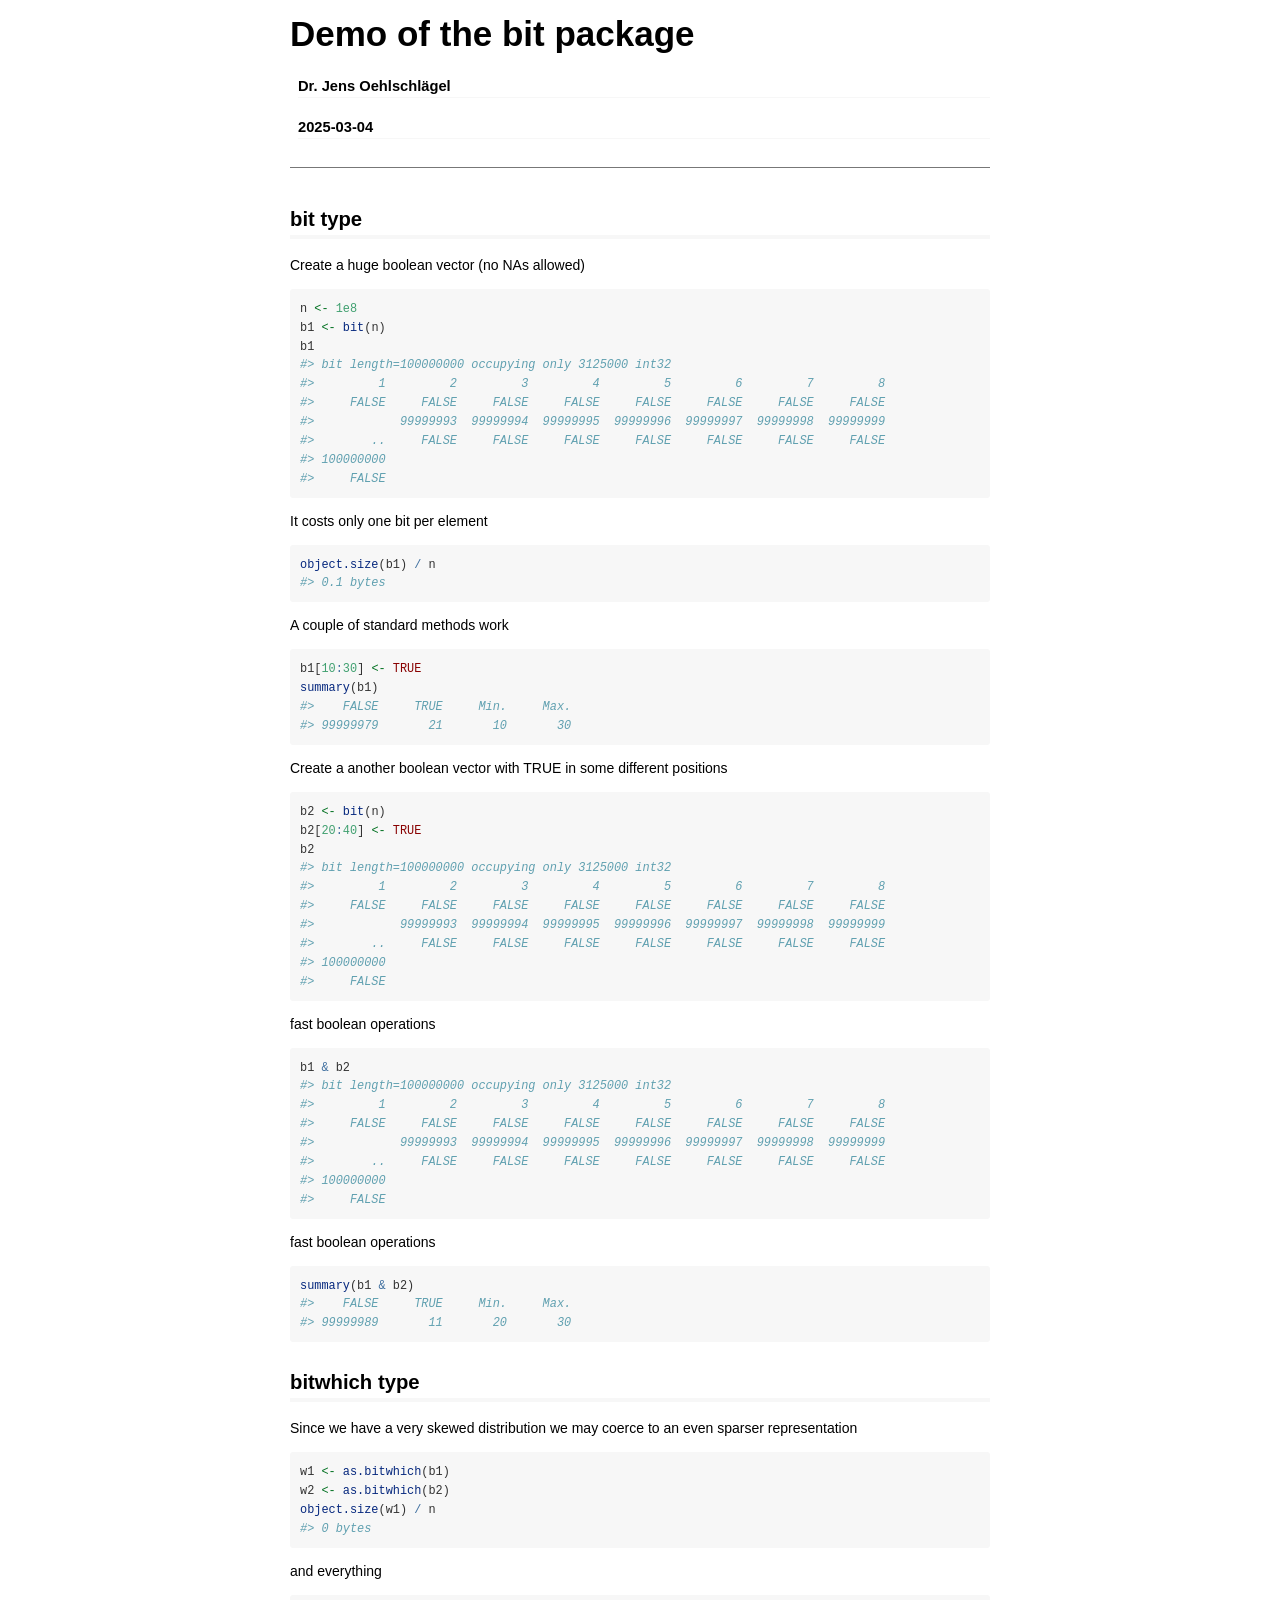
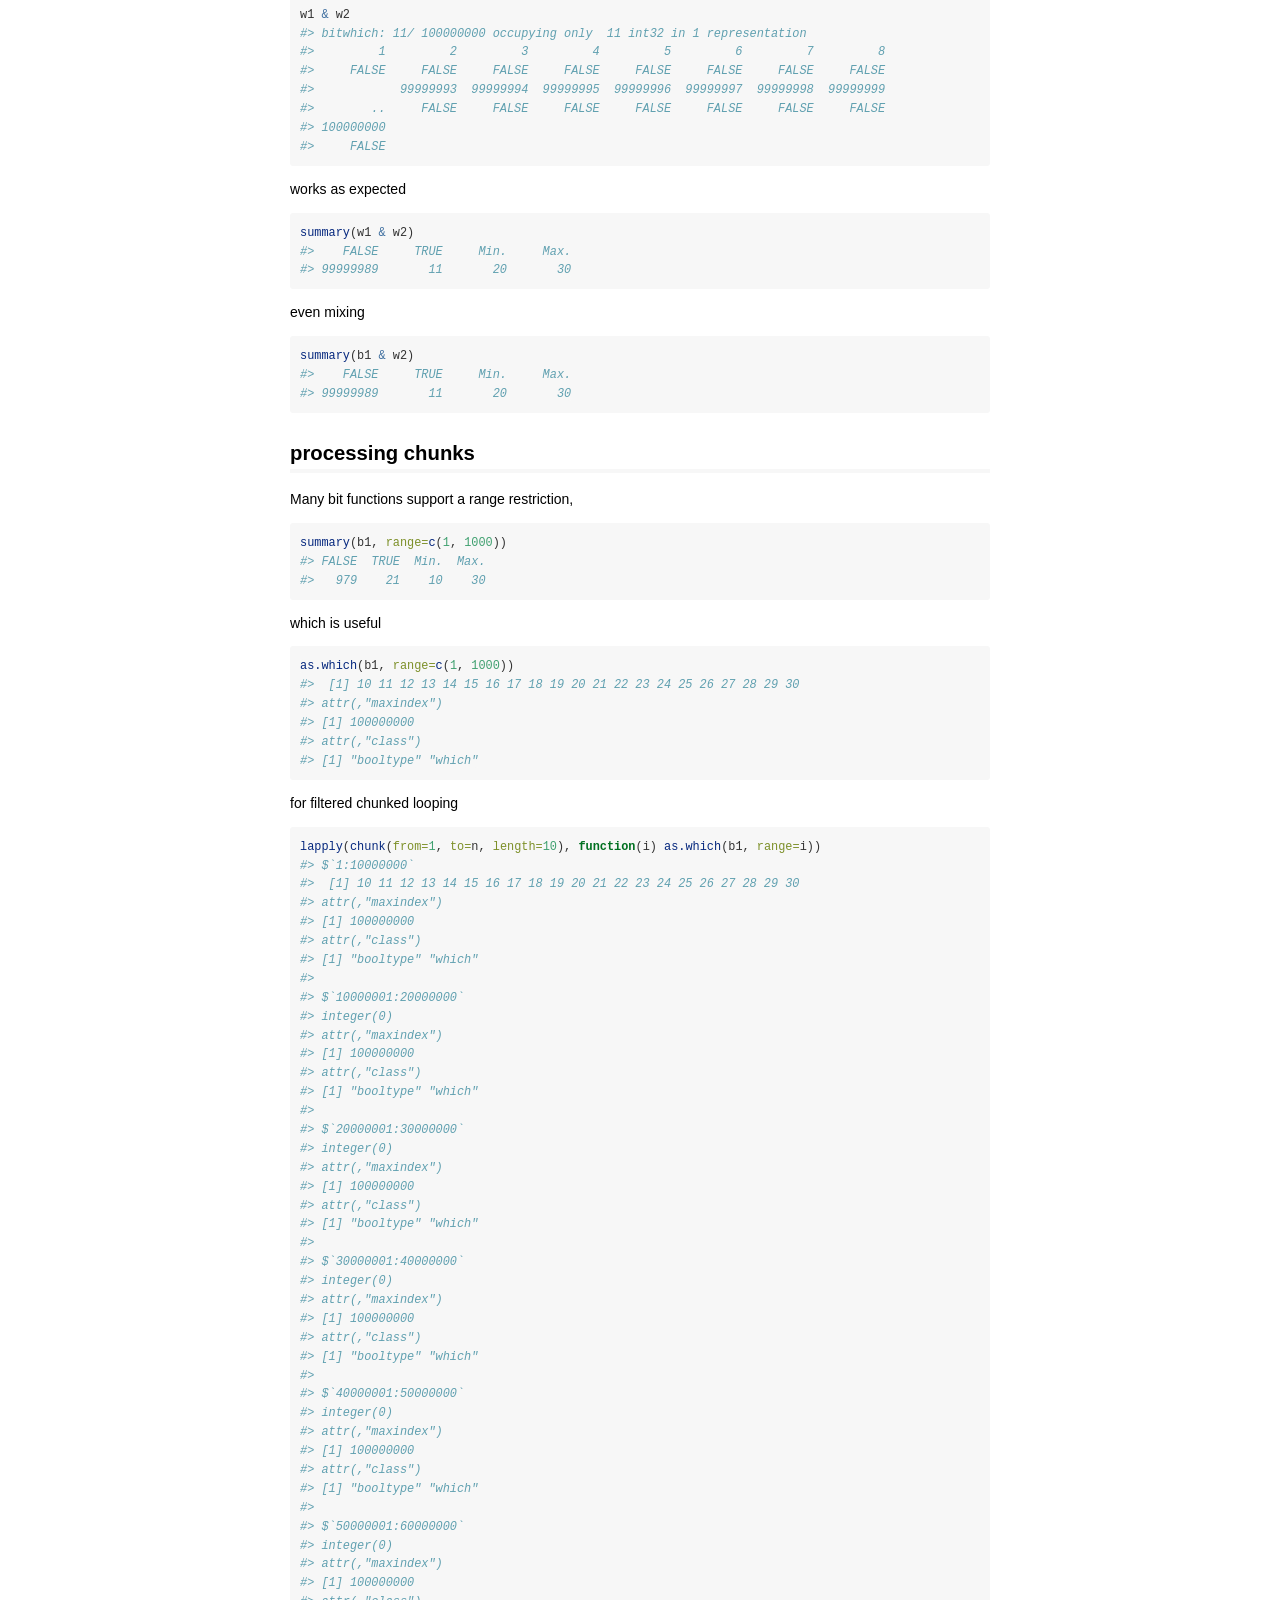
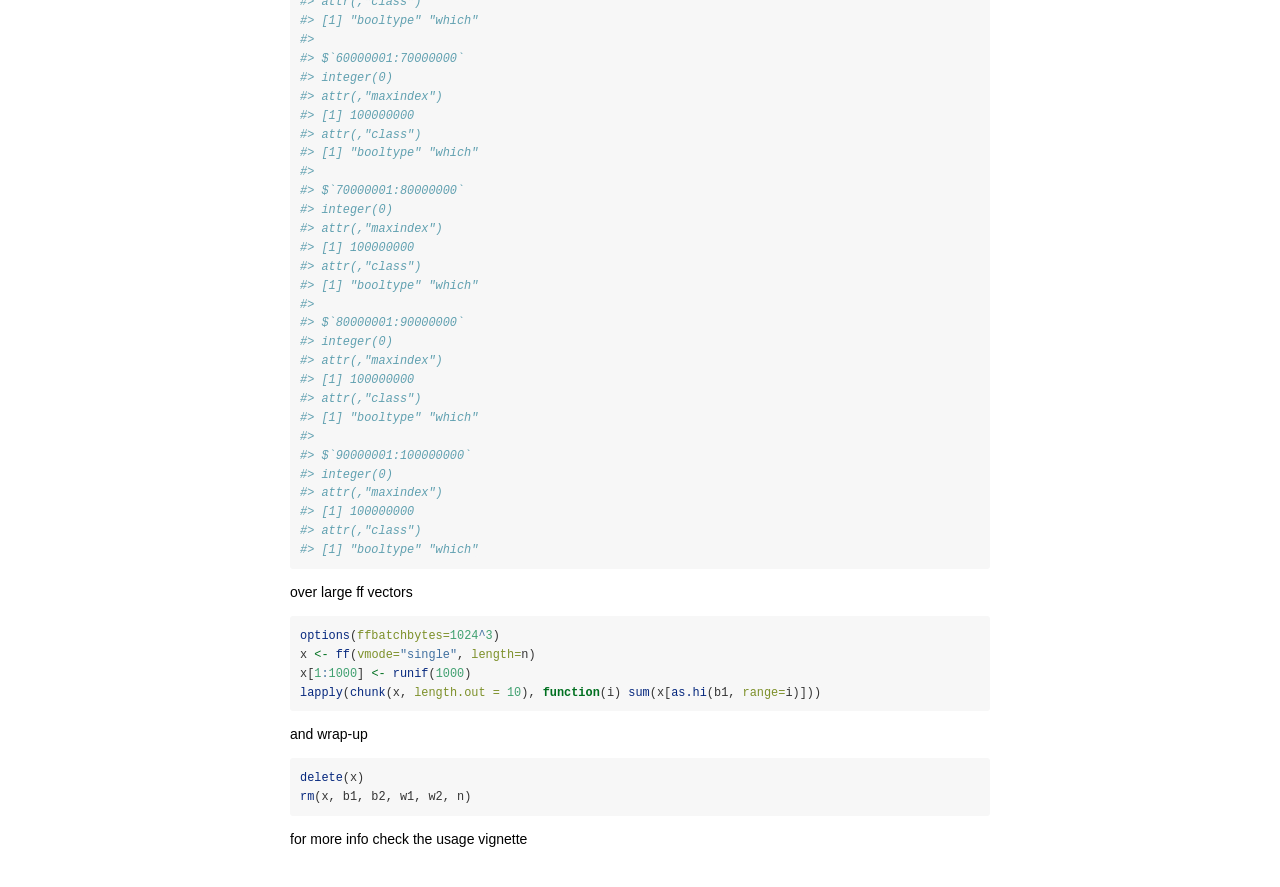
<file: tools/r-library/bit/doc/bit-demo.html>
<!DOCTYPE html>

<html>

<head>

<meta charset="utf-8" />
<meta name="generator" content="pandoc" />
<meta http-equiv="X-UA-Compatible" content="IE=EDGE" />

<meta name="viewport" content="width=device-width, initial-scale=1" />

<meta name="author" content="Dr. Jens Oehlschlägel" />

<meta name="date" content="2025-03-04" />

<title>Demo of the bit package</title>

<script>// Pandoc 2.9 adds attributes on both header and div. We remove the former (to
// be compatible with the behavior of Pandoc < 2.8).
document.addEventListener('DOMContentLoaded', function(e) {
  var hs = document.querySelectorAll("div.section[class*='level'] > :first-child");
  var i, h, a;
  for (i = 0; i < hs.length; i++) {
    h = hs[i];
    if (!/^h[1-6]$/i.test(h.tagName)) continue;  // it should be a header h1-h6
    a = h.attributes;
    while (a.length > 0) h.removeAttribute(a[0].name);
  }
});
</script>

<style type="text/css">
code{white-space: pre-wrap;}
span.smallcaps{font-variant: small-caps;}
span.underline{text-decoration: underline;}
div.column{display: inline-block; vertical-align: top; width: 50%;}
div.hanging-indent{margin-left: 1.5em; text-indent: -1.5em;}
ul.task-list{list-style: none;}
</style>



<style type="text/css">
code {
white-space: pre;
}
.sourceCode {
overflow: visible;
}
</style>
<style type="text/css" data-origin="pandoc">
pre > code.sourceCode { white-space: pre; position: relative; }
pre > code.sourceCode > span { line-height: 1.25; }
pre > code.sourceCode > span:empty { height: 1.2em; }
.sourceCode { overflow: visible; }
code.sourceCode > span { color: inherit; text-decoration: inherit; }
div.sourceCode { margin: 1em 0; }
pre.sourceCode { margin: 0; }
@media screen {
div.sourceCode { overflow: auto; }
}
@media print {
pre > code.sourceCode { white-space: pre-wrap; }
pre > code.sourceCode > span { text-indent: -5em; padding-left: 5em; }
}
pre.numberSource code
{ counter-reset: source-line 0; }
pre.numberSource code > span
{ position: relative; left: -4em; counter-increment: source-line; }
pre.numberSource code > span > a:first-child::before
{ content: counter(source-line);
position: relative; left: -1em; text-align: right; vertical-align: baseline;
border: none; display: inline-block;
-webkit-touch-callout: none; -webkit-user-select: none;
-khtml-user-select: none; -moz-user-select: none;
-ms-user-select: none; user-select: none;
padding: 0 4px; width: 4em;
color: #aaaaaa;
}
pre.numberSource { margin-left: 3em; border-left: 1px solid #aaaaaa; padding-left: 4px; }
div.sourceCode
{ }
@media screen {
pre > code.sourceCode > span > a:first-child::before { text-decoration: underline; }
}
code span.al { color: #ff0000; font-weight: bold; } 
code span.an { color: #60a0b0; font-weight: bold; font-style: italic; } 
code span.at { color: #7d9029; } 
code span.bn { color: #40a070; } 
code span.bu { color: #008000; } 
code span.cf { color: #007020; font-weight: bold; } 
code span.ch { color: #4070a0; } 
code span.cn { color: #880000; } 
code span.co { color: #60a0b0; font-style: italic; } 
code span.cv { color: #60a0b0; font-weight: bold; font-style: italic; } 
code span.do { color: #ba2121; font-style: italic; } 
code span.dt { color: #902000; } 
code span.dv { color: #40a070; } 
code span.er { color: #ff0000; font-weight: bold; } 
code span.ex { } 
code span.fl { color: #40a070; } 
code span.fu { color: #06287e; } 
code span.im { color: #008000; font-weight: bold; } 
code span.in { color: #60a0b0; font-weight: bold; font-style: italic; } 
code span.kw { color: #007020; font-weight: bold; } 
code span.op { color: #666666; } 
code span.ot { color: #007020; } 
code span.pp { color: #bc7a00; } 
code span.sc { color: #4070a0; } 
code span.ss { color: #bb6688; } 
code span.st { color: #4070a0; } 
code span.va { color: #19177c; } 
code span.vs { color: #4070a0; } 
code span.wa { color: #60a0b0; font-weight: bold; font-style: italic; } 
</style>
<script>
// apply pandoc div.sourceCode style to pre.sourceCode instead
(function() {
  var sheets = document.styleSheets;
  for (var i = 0; i < sheets.length; i++) {
    if (sheets[i].ownerNode.dataset["origin"] !== "pandoc") continue;
    try { var rules = sheets[i].cssRules; } catch (e) { continue; }
    var j = 0;
    while (j < rules.length) {
      var rule = rules[j];
      // check if there is a div.sourceCode rule
      if (rule.type !== rule.STYLE_RULE || rule.selectorText !== "div.sourceCode") {
        j++;
        continue;
      }
      var style = rule.style.cssText;
      // check if color or background-color is set
      if (rule.style.color === '' && rule.style.backgroundColor === '') {
        j++;
        continue;
      }
      // replace div.sourceCode by a pre.sourceCode rule
      sheets[i].deleteRule(j);
      sheets[i].insertRule('pre.sourceCode{' + style + '}', j);
    }
  }
})();
</script>




<style type="text/css">body {
background-color: #fff;
margin: 1em auto;
max-width: 700px;
overflow: visible;
padding-left: 2em;
padding-right: 2em;
font-family: "Open Sans", "Helvetica Neue", Helvetica, Arial, sans-serif;
font-size: 14px;
line-height: 1.35;
}
#TOC {
clear: both;
margin: 0 0 10px 10px;
padding: 4px;
width: 400px;
border: 1px solid #CCCCCC;
border-radius: 5px;
background-color: #f6f6f6;
font-size: 13px;
line-height: 1.3;
}
#TOC .toctitle {
font-weight: bold;
font-size: 15px;
margin-left: 5px;
}
#TOC ul {
padding-left: 40px;
margin-left: -1.5em;
margin-top: 5px;
margin-bottom: 5px;
}
#TOC ul ul {
margin-left: -2em;
}
#TOC li {
line-height: 16px;
}
table {
margin: 1em auto;
border-width: 1px;
border-color: #DDDDDD;
border-style: outset;
border-collapse: collapse;
}
table th {
border-width: 2px;
padding: 5px;
border-style: inset;
}
table td {
border-width: 1px;
border-style: inset;
line-height: 18px;
padding: 5px 5px;
}
table, table th, table td {
border-left-style: none;
border-right-style: none;
}
table thead, table tr.even {
background-color: #f7f7f7;
}
p {
margin: 0.5em 0;
}
blockquote {
background-color: #f6f6f6;
padding: 0.25em 0.75em;
}
hr {
border-style: solid;
border: none;
border-top: 1px solid #777;
margin: 28px 0;
}
dl {
margin-left: 0;
}
dl dd {
margin-bottom: 13px;
margin-left: 13px;
}
dl dt {
font-weight: bold;
}
ul {
margin-top: 0;
}
ul li {
list-style: circle outside;
}
ul ul {
margin-bottom: 0;
}
pre, code {
background-color: #f7f7f7;
border-radius: 3px;
color: #333;
white-space: pre-wrap; 
}
pre {
border-radius: 3px;
margin: 5px 0px 10px 0px;
padding: 10px;
}
pre:not([class]) {
background-color: #f7f7f7;
}
code {
font-family: Consolas, Monaco, 'Courier New', monospace;
font-size: 85%;
}
p > code, li > code {
padding: 2px 0px;
}
div.figure {
text-align: center;
}
img {
background-color: #FFFFFF;
padding: 2px;
border: 1px solid #DDDDDD;
border-radius: 3px;
border: 1px solid #CCCCCC;
margin: 0 5px;
}
h1 {
margin-top: 0;
font-size: 35px;
line-height: 40px;
}
h2 {
border-bottom: 4px solid #f7f7f7;
padding-top: 10px;
padding-bottom: 2px;
font-size: 145%;
}
h3 {
border-bottom: 2px solid #f7f7f7;
padding-top: 10px;
font-size: 120%;
}
h4 {
border-bottom: 1px solid #f7f7f7;
margin-left: 8px;
font-size: 105%;
}
h5, h6 {
border-bottom: 1px solid #ccc;
font-size: 105%;
}
a {
color: #0033dd;
text-decoration: none;
}
a:hover {
color: #6666ff; }
a:visited {
color: #800080; }
a:visited:hover {
color: #BB00BB; }
a[href^="http:"] {
text-decoration: underline; }
a[href^="https:"] {
text-decoration: underline; }

code > span.kw { color: #555; font-weight: bold; } 
code > span.dt { color: #902000; } 
code > span.dv { color: #40a070; } 
code > span.bn { color: #d14; } 
code > span.fl { color: #d14; } 
code > span.ch { color: #d14; } 
code > span.st { color: #d14; } 
code > span.co { color: #888888; font-style: italic; } 
code > span.ot { color: #007020; } 
code > span.al { color: #ff0000; font-weight: bold; } 
code > span.fu { color: #900; font-weight: bold; } 
code > span.er { color: #a61717; background-color: #e3d2d2; } 
</style>




</head>

<body>




<h1 class="title toc-ignore">Demo of the bit package</h1>
<h4 class="author">Dr. Jens Oehlschlägel</h4>
<h4 class="date">2025-03-04</h4>



<hr />
<div id="bit-type" class="section level2">
<h2>bit type</h2>
<p>Create a huge boolean vector (no NAs allowed)</p>
<div class="sourceCode" id="cb1"><pre class="sourceCode r"><code class="sourceCode r"><span id="cb1-1"><a href="#cb1-1" tabindex="-1"></a>n <span class="ot">&lt;-</span> <span class="fl">1e8</span></span>
<span id="cb1-2"><a href="#cb1-2" tabindex="-1"></a>b1 <span class="ot">&lt;-</span> <span class="fu">bit</span>(n)</span>
<span id="cb1-3"><a href="#cb1-3" tabindex="-1"></a>b1</span>
<span id="cb1-4"><a href="#cb1-4" tabindex="-1"></a><span class="co">#&gt; bit length=100000000 occupying only 3125000 int32</span></span>
<span id="cb1-5"><a href="#cb1-5" tabindex="-1"></a><span class="co">#&gt;         1         2         3         4         5         6         7         8 </span></span>
<span id="cb1-6"><a href="#cb1-6" tabindex="-1"></a><span class="co">#&gt;     FALSE     FALSE     FALSE     FALSE     FALSE     FALSE     FALSE     FALSE </span></span>
<span id="cb1-7"><a href="#cb1-7" tabindex="-1"></a><span class="co">#&gt;            99999993  99999994  99999995  99999996  99999997  99999998  99999999 </span></span>
<span id="cb1-8"><a href="#cb1-8" tabindex="-1"></a><span class="co">#&gt;        ..     FALSE     FALSE     FALSE     FALSE     FALSE     FALSE     FALSE </span></span>
<span id="cb1-9"><a href="#cb1-9" tabindex="-1"></a><span class="co">#&gt; 100000000 </span></span>
<span id="cb1-10"><a href="#cb1-10" tabindex="-1"></a><span class="co">#&gt;     FALSE</span></span></code></pre></div>
<p>It costs only one bit per element</p>
<div class="sourceCode" id="cb2"><pre class="sourceCode r"><code class="sourceCode r"><span id="cb2-1"><a href="#cb2-1" tabindex="-1"></a><span class="fu">object.size</span>(b1) <span class="sc">/</span> n</span>
<span id="cb2-2"><a href="#cb2-2" tabindex="-1"></a><span class="co">#&gt; 0.1 bytes</span></span></code></pre></div>
<p>A couple of standard methods work</p>
<div class="sourceCode" id="cb3"><pre class="sourceCode r"><code class="sourceCode r"><span id="cb3-1"><a href="#cb3-1" tabindex="-1"></a>b1[<span class="dv">10</span><span class="sc">:</span><span class="dv">30</span>] <span class="ot">&lt;-</span> <span class="cn">TRUE</span></span>
<span id="cb3-2"><a href="#cb3-2" tabindex="-1"></a><span class="fu">summary</span>(b1)</span>
<span id="cb3-3"><a href="#cb3-3" tabindex="-1"></a><span class="co">#&gt;    FALSE     TRUE     Min.     Max. </span></span>
<span id="cb3-4"><a href="#cb3-4" tabindex="-1"></a><span class="co">#&gt; 99999979       21       10       30</span></span></code></pre></div>
<p>Create a another boolean vector with TRUE in some different
positions</p>
<div class="sourceCode" id="cb4"><pre class="sourceCode r"><code class="sourceCode r"><span id="cb4-1"><a href="#cb4-1" tabindex="-1"></a>b2 <span class="ot">&lt;-</span> <span class="fu">bit</span>(n)</span>
<span id="cb4-2"><a href="#cb4-2" tabindex="-1"></a>b2[<span class="dv">20</span><span class="sc">:</span><span class="dv">40</span>] <span class="ot">&lt;-</span> <span class="cn">TRUE</span></span>
<span id="cb4-3"><a href="#cb4-3" tabindex="-1"></a>b2</span>
<span id="cb4-4"><a href="#cb4-4" tabindex="-1"></a><span class="co">#&gt; bit length=100000000 occupying only 3125000 int32</span></span>
<span id="cb4-5"><a href="#cb4-5" tabindex="-1"></a><span class="co">#&gt;         1         2         3         4         5         6         7         8 </span></span>
<span id="cb4-6"><a href="#cb4-6" tabindex="-1"></a><span class="co">#&gt;     FALSE     FALSE     FALSE     FALSE     FALSE     FALSE     FALSE     FALSE </span></span>
<span id="cb4-7"><a href="#cb4-7" tabindex="-1"></a><span class="co">#&gt;            99999993  99999994  99999995  99999996  99999997  99999998  99999999 </span></span>
<span id="cb4-8"><a href="#cb4-8" tabindex="-1"></a><span class="co">#&gt;        ..     FALSE     FALSE     FALSE     FALSE     FALSE     FALSE     FALSE </span></span>
<span id="cb4-9"><a href="#cb4-9" tabindex="-1"></a><span class="co">#&gt; 100000000 </span></span>
<span id="cb4-10"><a href="#cb4-10" tabindex="-1"></a><span class="co">#&gt;     FALSE</span></span></code></pre></div>
<p>fast boolean operations</p>
<div class="sourceCode" id="cb5"><pre class="sourceCode r"><code class="sourceCode r"><span id="cb5-1"><a href="#cb5-1" tabindex="-1"></a>b1 <span class="sc">&amp;</span> b2</span>
<span id="cb5-2"><a href="#cb5-2" tabindex="-1"></a><span class="co">#&gt; bit length=100000000 occupying only 3125000 int32</span></span>
<span id="cb5-3"><a href="#cb5-3" tabindex="-1"></a><span class="co">#&gt;         1         2         3         4         5         6         7         8 </span></span>
<span id="cb5-4"><a href="#cb5-4" tabindex="-1"></a><span class="co">#&gt;     FALSE     FALSE     FALSE     FALSE     FALSE     FALSE     FALSE     FALSE </span></span>
<span id="cb5-5"><a href="#cb5-5" tabindex="-1"></a><span class="co">#&gt;            99999993  99999994  99999995  99999996  99999997  99999998  99999999 </span></span>
<span id="cb5-6"><a href="#cb5-6" tabindex="-1"></a><span class="co">#&gt;        ..     FALSE     FALSE     FALSE     FALSE     FALSE     FALSE     FALSE </span></span>
<span id="cb5-7"><a href="#cb5-7" tabindex="-1"></a><span class="co">#&gt; 100000000 </span></span>
<span id="cb5-8"><a href="#cb5-8" tabindex="-1"></a><span class="co">#&gt;     FALSE</span></span></code></pre></div>
<p>fast boolean operations</p>
<div class="sourceCode" id="cb6"><pre class="sourceCode r"><code class="sourceCode r"><span id="cb6-1"><a href="#cb6-1" tabindex="-1"></a><span class="fu">summary</span>(b1 <span class="sc">&amp;</span> b2)</span>
<span id="cb6-2"><a href="#cb6-2" tabindex="-1"></a><span class="co">#&gt;    FALSE     TRUE     Min.     Max. </span></span>
<span id="cb6-3"><a href="#cb6-3" tabindex="-1"></a><span class="co">#&gt; 99999989       11       20       30</span></span></code></pre></div>
</div>
<div id="bitwhich-type" class="section level2">
<h2>bitwhich type</h2>
<p>Since we have a very skewed distribution we may coerce to an even
sparser representation</p>
<div class="sourceCode" id="cb7"><pre class="sourceCode r"><code class="sourceCode r"><span id="cb7-1"><a href="#cb7-1" tabindex="-1"></a>w1 <span class="ot">&lt;-</span> <span class="fu">as.bitwhich</span>(b1)</span>
<span id="cb7-2"><a href="#cb7-2" tabindex="-1"></a>w2 <span class="ot">&lt;-</span> <span class="fu">as.bitwhich</span>(b2)</span>
<span id="cb7-3"><a href="#cb7-3" tabindex="-1"></a><span class="fu">object.size</span>(w1) <span class="sc">/</span> n</span>
<span id="cb7-4"><a href="#cb7-4" tabindex="-1"></a><span class="co">#&gt; 0 bytes</span></span></code></pre></div>
<p>and everything</p>
<div class="sourceCode" id="cb8"><pre class="sourceCode r"><code class="sourceCode r"><span id="cb8-1"><a href="#cb8-1" tabindex="-1"></a>w1 <span class="sc">&amp;</span> w2</span>
<span id="cb8-2"><a href="#cb8-2" tabindex="-1"></a><span class="co">#&gt; bitwhich: 11/ 100000000 occupying only  11 int32 in 1 representation</span></span>
<span id="cb8-3"><a href="#cb8-3" tabindex="-1"></a><span class="co">#&gt;         1         2         3         4         5         6         7         8 </span></span>
<span id="cb8-4"><a href="#cb8-4" tabindex="-1"></a><span class="co">#&gt;     FALSE     FALSE     FALSE     FALSE     FALSE     FALSE     FALSE     FALSE </span></span>
<span id="cb8-5"><a href="#cb8-5" tabindex="-1"></a><span class="co">#&gt;            99999993  99999994  99999995  99999996  99999997  99999998  99999999 </span></span>
<span id="cb8-6"><a href="#cb8-6" tabindex="-1"></a><span class="co">#&gt;        ..     FALSE     FALSE     FALSE     FALSE     FALSE     FALSE     FALSE </span></span>
<span id="cb8-7"><a href="#cb8-7" tabindex="-1"></a><span class="co">#&gt; 100000000 </span></span>
<span id="cb8-8"><a href="#cb8-8" tabindex="-1"></a><span class="co">#&gt;     FALSE</span></span></code></pre></div>
<p>works as expected</p>
<div class="sourceCode" id="cb9"><pre class="sourceCode r"><code class="sourceCode r"><span id="cb9-1"><a href="#cb9-1" tabindex="-1"></a><span class="fu">summary</span>(w1 <span class="sc">&amp;</span> w2)</span>
<span id="cb9-2"><a href="#cb9-2" tabindex="-1"></a><span class="co">#&gt;    FALSE     TRUE     Min.     Max. </span></span>
<span id="cb9-3"><a href="#cb9-3" tabindex="-1"></a><span class="co">#&gt; 99999989       11       20       30</span></span></code></pre></div>
<p>even mixing</p>
<div class="sourceCode" id="cb10"><pre class="sourceCode r"><code class="sourceCode r"><span id="cb10-1"><a href="#cb10-1" tabindex="-1"></a><span class="fu">summary</span>(b1 <span class="sc">&amp;</span> w2)</span>
<span id="cb10-2"><a href="#cb10-2" tabindex="-1"></a><span class="co">#&gt;    FALSE     TRUE     Min.     Max. </span></span>
<span id="cb10-3"><a href="#cb10-3" tabindex="-1"></a><span class="co">#&gt; 99999989       11       20       30</span></span></code></pre></div>
</div>
<div id="processing-chunks" class="section level2">
<h2>processing chunks</h2>
<p>Many bit functions support a range restriction,</p>
<div class="sourceCode" id="cb11"><pre class="sourceCode r"><code class="sourceCode r"><span id="cb11-1"><a href="#cb11-1" tabindex="-1"></a><span class="fu">summary</span>(b1, <span class="at">range=</span><span class="fu">c</span>(<span class="dv">1</span>, <span class="dv">1000</span>))</span>
<span id="cb11-2"><a href="#cb11-2" tabindex="-1"></a><span class="co">#&gt; FALSE  TRUE  Min.  Max. </span></span>
<span id="cb11-3"><a href="#cb11-3" tabindex="-1"></a><span class="co">#&gt;   979    21    10    30</span></span></code></pre></div>
<p>which is useful</p>
<div class="sourceCode" id="cb12"><pre class="sourceCode r"><code class="sourceCode r"><span id="cb12-1"><a href="#cb12-1" tabindex="-1"></a><span class="fu">as.which</span>(b1, <span class="at">range=</span><span class="fu">c</span>(<span class="dv">1</span>, <span class="dv">1000</span>))</span>
<span id="cb12-2"><a href="#cb12-2" tabindex="-1"></a><span class="co">#&gt;  [1] 10 11 12 13 14 15 16 17 18 19 20 21 22 23 24 25 26 27 28 29 30</span></span>
<span id="cb12-3"><a href="#cb12-3" tabindex="-1"></a><span class="co">#&gt; attr(,&quot;maxindex&quot;)</span></span>
<span id="cb12-4"><a href="#cb12-4" tabindex="-1"></a><span class="co">#&gt; [1] 100000000</span></span>
<span id="cb12-5"><a href="#cb12-5" tabindex="-1"></a><span class="co">#&gt; attr(,&quot;class&quot;)</span></span>
<span id="cb12-6"><a href="#cb12-6" tabindex="-1"></a><span class="co">#&gt; [1] &quot;booltype&quot; &quot;which&quot;</span></span></code></pre></div>
<p>for filtered chunked looping</p>
<div class="sourceCode" id="cb13"><pre class="sourceCode r"><code class="sourceCode r"><span id="cb13-1"><a href="#cb13-1" tabindex="-1"></a><span class="fu">lapply</span>(<span class="fu">chunk</span>(<span class="at">from=</span><span class="dv">1</span>, <span class="at">to=</span>n, <span class="at">length=</span><span class="dv">10</span>), <span class="cf">function</span>(i) <span class="fu">as.which</span>(b1, <span class="at">range=</span>i))</span>
<span id="cb13-2"><a href="#cb13-2" tabindex="-1"></a><span class="co">#&gt; $`1:10000000`</span></span>
<span id="cb13-3"><a href="#cb13-3" tabindex="-1"></a><span class="co">#&gt;  [1] 10 11 12 13 14 15 16 17 18 19 20 21 22 23 24 25 26 27 28 29 30</span></span>
<span id="cb13-4"><a href="#cb13-4" tabindex="-1"></a><span class="co">#&gt; attr(,&quot;maxindex&quot;)</span></span>
<span id="cb13-5"><a href="#cb13-5" tabindex="-1"></a><span class="co">#&gt; [1] 100000000</span></span>
<span id="cb13-6"><a href="#cb13-6" tabindex="-1"></a><span class="co">#&gt; attr(,&quot;class&quot;)</span></span>
<span id="cb13-7"><a href="#cb13-7" tabindex="-1"></a><span class="co">#&gt; [1] &quot;booltype&quot; &quot;which&quot;   </span></span>
<span id="cb13-8"><a href="#cb13-8" tabindex="-1"></a><span class="co">#&gt; </span></span>
<span id="cb13-9"><a href="#cb13-9" tabindex="-1"></a><span class="co">#&gt; $`10000001:20000000`</span></span>
<span id="cb13-10"><a href="#cb13-10" tabindex="-1"></a><span class="co">#&gt; integer(0)</span></span>
<span id="cb13-11"><a href="#cb13-11" tabindex="-1"></a><span class="co">#&gt; attr(,&quot;maxindex&quot;)</span></span>
<span id="cb13-12"><a href="#cb13-12" tabindex="-1"></a><span class="co">#&gt; [1] 100000000</span></span>
<span id="cb13-13"><a href="#cb13-13" tabindex="-1"></a><span class="co">#&gt; attr(,&quot;class&quot;)</span></span>
<span id="cb13-14"><a href="#cb13-14" tabindex="-1"></a><span class="co">#&gt; [1] &quot;booltype&quot; &quot;which&quot;   </span></span>
<span id="cb13-15"><a href="#cb13-15" tabindex="-1"></a><span class="co">#&gt; </span></span>
<span id="cb13-16"><a href="#cb13-16" tabindex="-1"></a><span class="co">#&gt; $`20000001:30000000`</span></span>
<span id="cb13-17"><a href="#cb13-17" tabindex="-1"></a><span class="co">#&gt; integer(0)</span></span>
<span id="cb13-18"><a href="#cb13-18" tabindex="-1"></a><span class="co">#&gt; attr(,&quot;maxindex&quot;)</span></span>
<span id="cb13-19"><a href="#cb13-19" tabindex="-1"></a><span class="co">#&gt; [1] 100000000</span></span>
<span id="cb13-20"><a href="#cb13-20" tabindex="-1"></a><span class="co">#&gt; attr(,&quot;class&quot;)</span></span>
<span id="cb13-21"><a href="#cb13-21" tabindex="-1"></a><span class="co">#&gt; [1] &quot;booltype&quot; &quot;which&quot;   </span></span>
<span id="cb13-22"><a href="#cb13-22" tabindex="-1"></a><span class="co">#&gt; </span></span>
<span id="cb13-23"><a href="#cb13-23" tabindex="-1"></a><span class="co">#&gt; $`30000001:40000000`</span></span>
<span id="cb13-24"><a href="#cb13-24" tabindex="-1"></a><span class="co">#&gt; integer(0)</span></span>
<span id="cb13-25"><a href="#cb13-25" tabindex="-1"></a><span class="co">#&gt; attr(,&quot;maxindex&quot;)</span></span>
<span id="cb13-26"><a href="#cb13-26" tabindex="-1"></a><span class="co">#&gt; [1] 100000000</span></span>
<span id="cb13-27"><a href="#cb13-27" tabindex="-1"></a><span class="co">#&gt; attr(,&quot;class&quot;)</span></span>
<span id="cb13-28"><a href="#cb13-28" tabindex="-1"></a><span class="co">#&gt; [1] &quot;booltype&quot; &quot;which&quot;   </span></span>
<span id="cb13-29"><a href="#cb13-29" tabindex="-1"></a><span class="co">#&gt; </span></span>
<span id="cb13-30"><a href="#cb13-30" tabindex="-1"></a><span class="co">#&gt; $`40000001:50000000`</span></span>
<span id="cb13-31"><a href="#cb13-31" tabindex="-1"></a><span class="co">#&gt; integer(0)</span></span>
<span id="cb13-32"><a href="#cb13-32" tabindex="-1"></a><span class="co">#&gt; attr(,&quot;maxindex&quot;)</span></span>
<span id="cb13-33"><a href="#cb13-33" tabindex="-1"></a><span class="co">#&gt; [1] 100000000</span></span>
<span id="cb13-34"><a href="#cb13-34" tabindex="-1"></a><span class="co">#&gt; attr(,&quot;class&quot;)</span></span>
<span id="cb13-35"><a href="#cb13-35" tabindex="-1"></a><span class="co">#&gt; [1] &quot;booltype&quot; &quot;which&quot;   </span></span>
<span id="cb13-36"><a href="#cb13-36" tabindex="-1"></a><span class="co">#&gt; </span></span>
<span id="cb13-37"><a href="#cb13-37" tabindex="-1"></a><span class="co">#&gt; $`50000001:60000000`</span></span>
<span id="cb13-38"><a href="#cb13-38" tabindex="-1"></a><span class="co">#&gt; integer(0)</span></span>
<span id="cb13-39"><a href="#cb13-39" tabindex="-1"></a><span class="co">#&gt; attr(,&quot;maxindex&quot;)</span></span>
<span id="cb13-40"><a href="#cb13-40" tabindex="-1"></a><span class="co">#&gt; [1] 100000000</span></span>
<span id="cb13-41"><a href="#cb13-41" tabindex="-1"></a><span class="co">#&gt; attr(,&quot;class&quot;)</span></span>
<span id="cb13-42"><a href="#cb13-42" tabindex="-1"></a><span class="co">#&gt; [1] &quot;booltype&quot; &quot;which&quot;   </span></span>
<span id="cb13-43"><a href="#cb13-43" tabindex="-1"></a><span class="co">#&gt; </span></span>
<span id="cb13-44"><a href="#cb13-44" tabindex="-1"></a><span class="co">#&gt; $`60000001:70000000`</span></span>
<span id="cb13-45"><a href="#cb13-45" tabindex="-1"></a><span class="co">#&gt; integer(0)</span></span>
<span id="cb13-46"><a href="#cb13-46" tabindex="-1"></a><span class="co">#&gt; attr(,&quot;maxindex&quot;)</span></span>
<span id="cb13-47"><a href="#cb13-47" tabindex="-1"></a><span class="co">#&gt; [1] 100000000</span></span>
<span id="cb13-48"><a href="#cb13-48" tabindex="-1"></a><span class="co">#&gt; attr(,&quot;class&quot;)</span></span>
<span id="cb13-49"><a href="#cb13-49" tabindex="-1"></a><span class="co">#&gt; [1] &quot;booltype&quot; &quot;which&quot;   </span></span>
<span id="cb13-50"><a href="#cb13-50" tabindex="-1"></a><span class="co">#&gt; </span></span>
<span id="cb13-51"><a href="#cb13-51" tabindex="-1"></a><span class="co">#&gt; $`70000001:80000000`</span></span>
<span id="cb13-52"><a href="#cb13-52" tabindex="-1"></a><span class="co">#&gt; integer(0)</span></span>
<span id="cb13-53"><a href="#cb13-53" tabindex="-1"></a><span class="co">#&gt; attr(,&quot;maxindex&quot;)</span></span>
<span id="cb13-54"><a href="#cb13-54" tabindex="-1"></a><span class="co">#&gt; [1] 100000000</span></span>
<span id="cb13-55"><a href="#cb13-55" tabindex="-1"></a><span class="co">#&gt; attr(,&quot;class&quot;)</span></span>
<span id="cb13-56"><a href="#cb13-56" tabindex="-1"></a><span class="co">#&gt; [1] &quot;booltype&quot; &quot;which&quot;   </span></span>
<span id="cb13-57"><a href="#cb13-57" tabindex="-1"></a><span class="co">#&gt; </span></span>
<span id="cb13-58"><a href="#cb13-58" tabindex="-1"></a><span class="co">#&gt; $`80000001:90000000`</span></span>
<span id="cb13-59"><a href="#cb13-59" tabindex="-1"></a><span class="co">#&gt; integer(0)</span></span>
<span id="cb13-60"><a href="#cb13-60" tabindex="-1"></a><span class="co">#&gt; attr(,&quot;maxindex&quot;)</span></span>
<span id="cb13-61"><a href="#cb13-61" tabindex="-1"></a><span class="co">#&gt; [1] 100000000</span></span>
<span id="cb13-62"><a href="#cb13-62" tabindex="-1"></a><span class="co">#&gt; attr(,&quot;class&quot;)</span></span>
<span id="cb13-63"><a href="#cb13-63" tabindex="-1"></a><span class="co">#&gt; [1] &quot;booltype&quot; &quot;which&quot;   </span></span>
<span id="cb13-64"><a href="#cb13-64" tabindex="-1"></a><span class="co">#&gt; </span></span>
<span id="cb13-65"><a href="#cb13-65" tabindex="-1"></a><span class="co">#&gt; $`90000001:100000000`</span></span>
<span id="cb13-66"><a href="#cb13-66" tabindex="-1"></a><span class="co">#&gt; integer(0)</span></span>
<span id="cb13-67"><a href="#cb13-67" tabindex="-1"></a><span class="co">#&gt; attr(,&quot;maxindex&quot;)</span></span>
<span id="cb13-68"><a href="#cb13-68" tabindex="-1"></a><span class="co">#&gt; [1] 100000000</span></span>
<span id="cb13-69"><a href="#cb13-69" tabindex="-1"></a><span class="co">#&gt; attr(,&quot;class&quot;)</span></span>
<span id="cb13-70"><a href="#cb13-70" tabindex="-1"></a><span class="co">#&gt; [1] &quot;booltype&quot; &quot;which&quot;</span></span></code></pre></div>
<p>over large ff vectors</p>
<div class="sourceCode" id="cb14"><pre class="sourceCode r"><code class="sourceCode r"><span id="cb14-1"><a href="#cb14-1" tabindex="-1"></a><span class="fu">options</span>(<span class="at">ffbatchbytes=</span><span class="dv">1024</span><span class="sc">^</span><span class="dv">3</span>)</span>
<span id="cb14-2"><a href="#cb14-2" tabindex="-1"></a>x <span class="ot">&lt;-</span> <span class="fu">ff</span>(<span class="at">vmode=</span><span class="st">&quot;single&quot;</span>, <span class="at">length=</span>n)</span>
<span id="cb14-3"><a href="#cb14-3" tabindex="-1"></a>x[<span class="dv">1</span><span class="sc">:</span><span class="dv">1000</span>] <span class="ot">&lt;-</span> <span class="fu">runif</span>(<span class="dv">1000</span>)</span>
<span id="cb14-4"><a href="#cb14-4" tabindex="-1"></a><span class="fu">lapply</span>(<span class="fu">chunk</span>(x, <span class="at">length.out =</span> <span class="dv">10</span>), <span class="cf">function</span>(i) <span class="fu">sum</span>(x[<span class="fu">as.hi</span>(b1, <span class="at">range=</span>i)]))</span></code></pre></div>
<p>and wrap-up</p>
<div class="sourceCode" id="cb15"><pre class="sourceCode r"><code class="sourceCode r"><span id="cb15-1"><a href="#cb15-1" tabindex="-1"></a><span class="fu">delete</span>(x)</span>
<span id="cb15-2"><a href="#cb15-2" tabindex="-1"></a><span class="fu">rm</span>(x, b1, b2, w1, w2, n)</span></code></pre></div>
<p>for more info check the usage vignette</p>
</div>



<!-- code folding -->


<!-- dynamically load mathjax for compatibility with self-contained -->
<script>
  (function () {
    var script = document.createElement("script");
    script.type = "text/javascript";
    script.src  = "https://mathjax.rstudio.com/latest/MathJax.js?config=TeX-AMS-MML_HTMLorMML";
    document.getElementsByTagName("head")[0].appendChild(script);
  })();
</script>

</body>
</html>
</file>
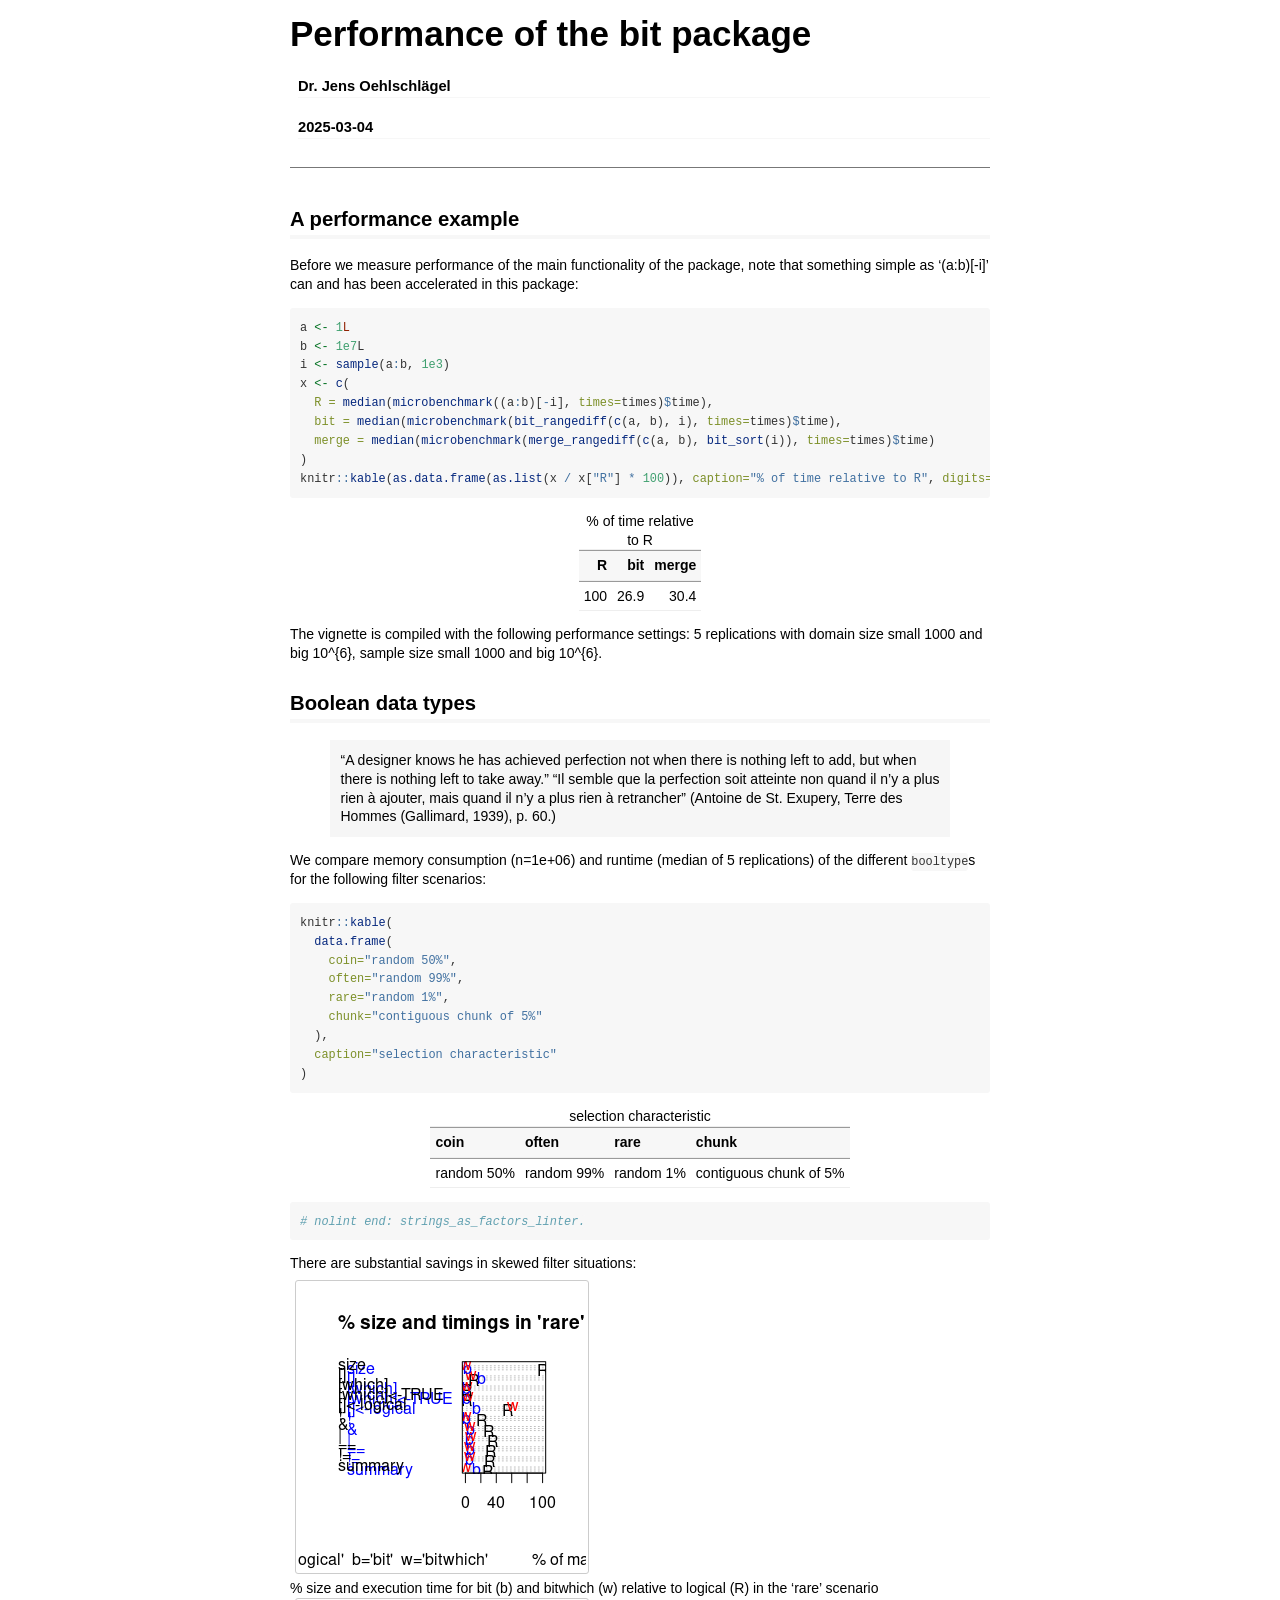
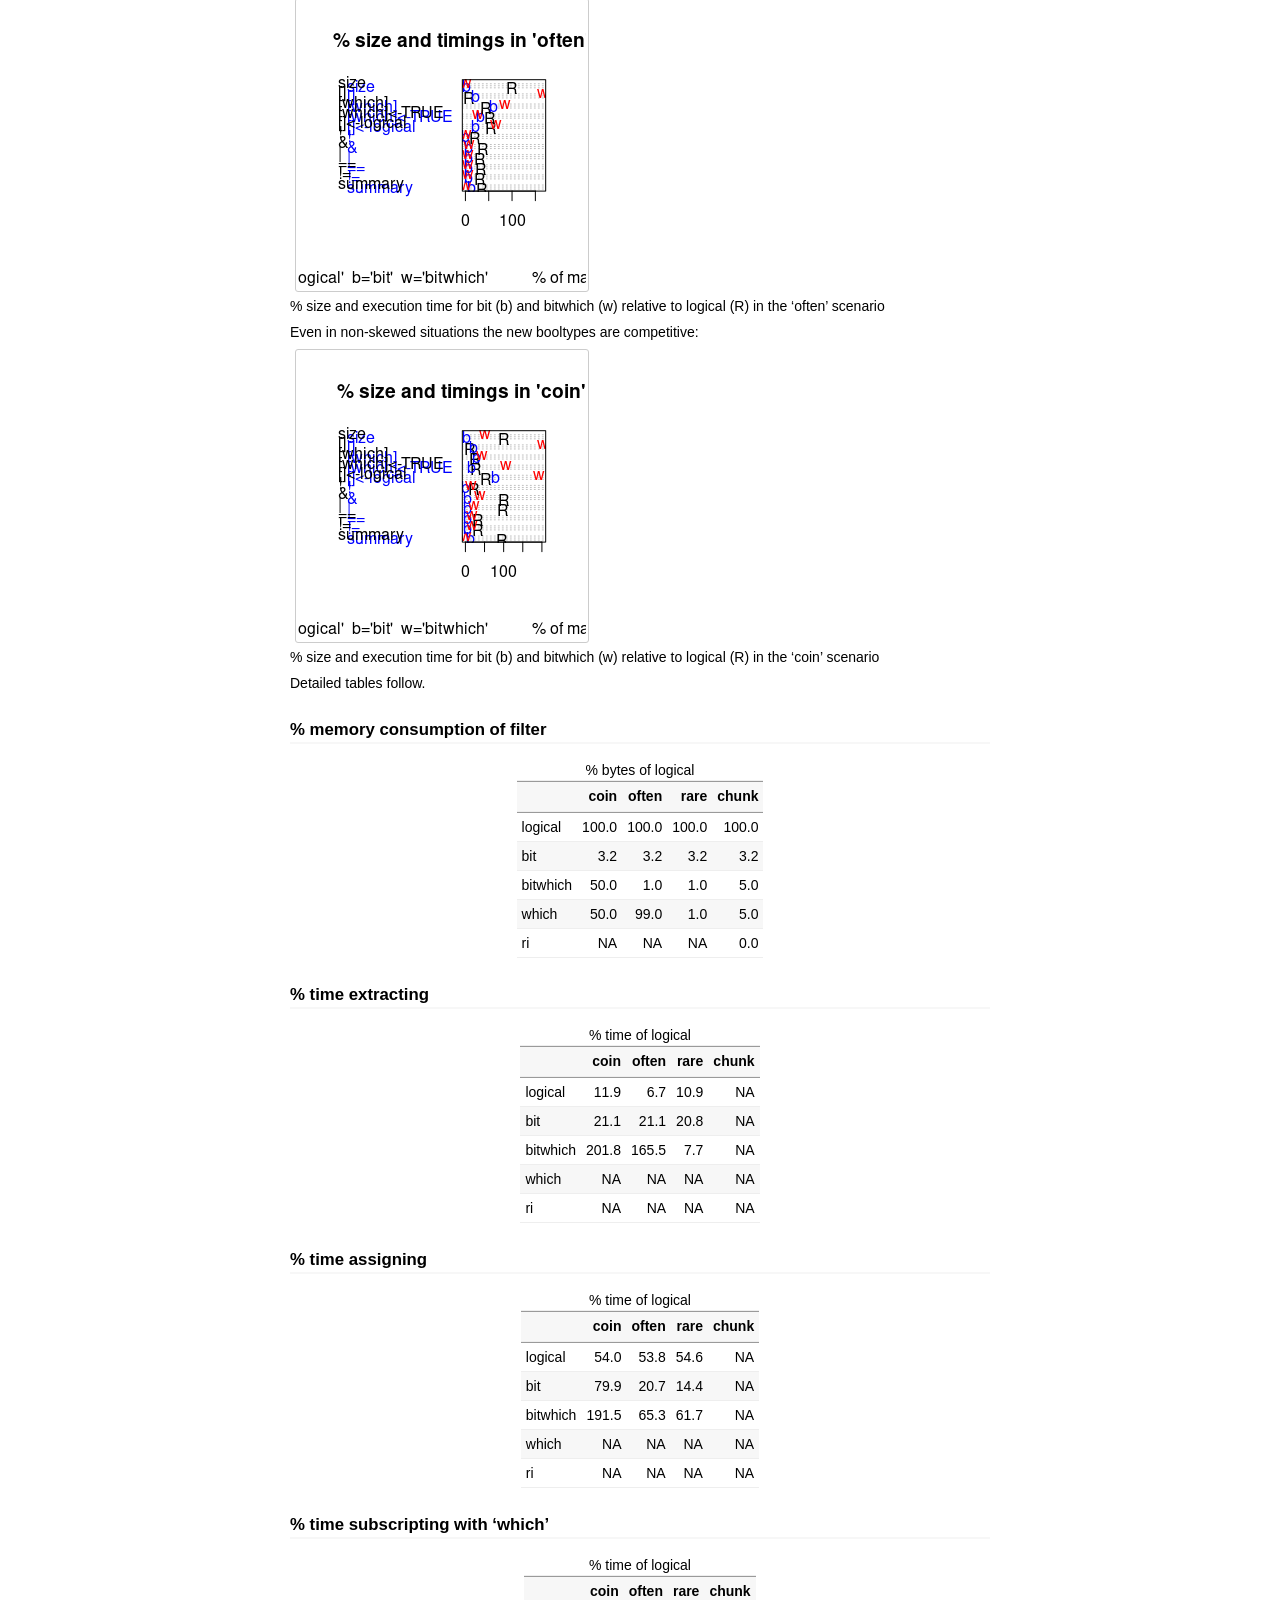
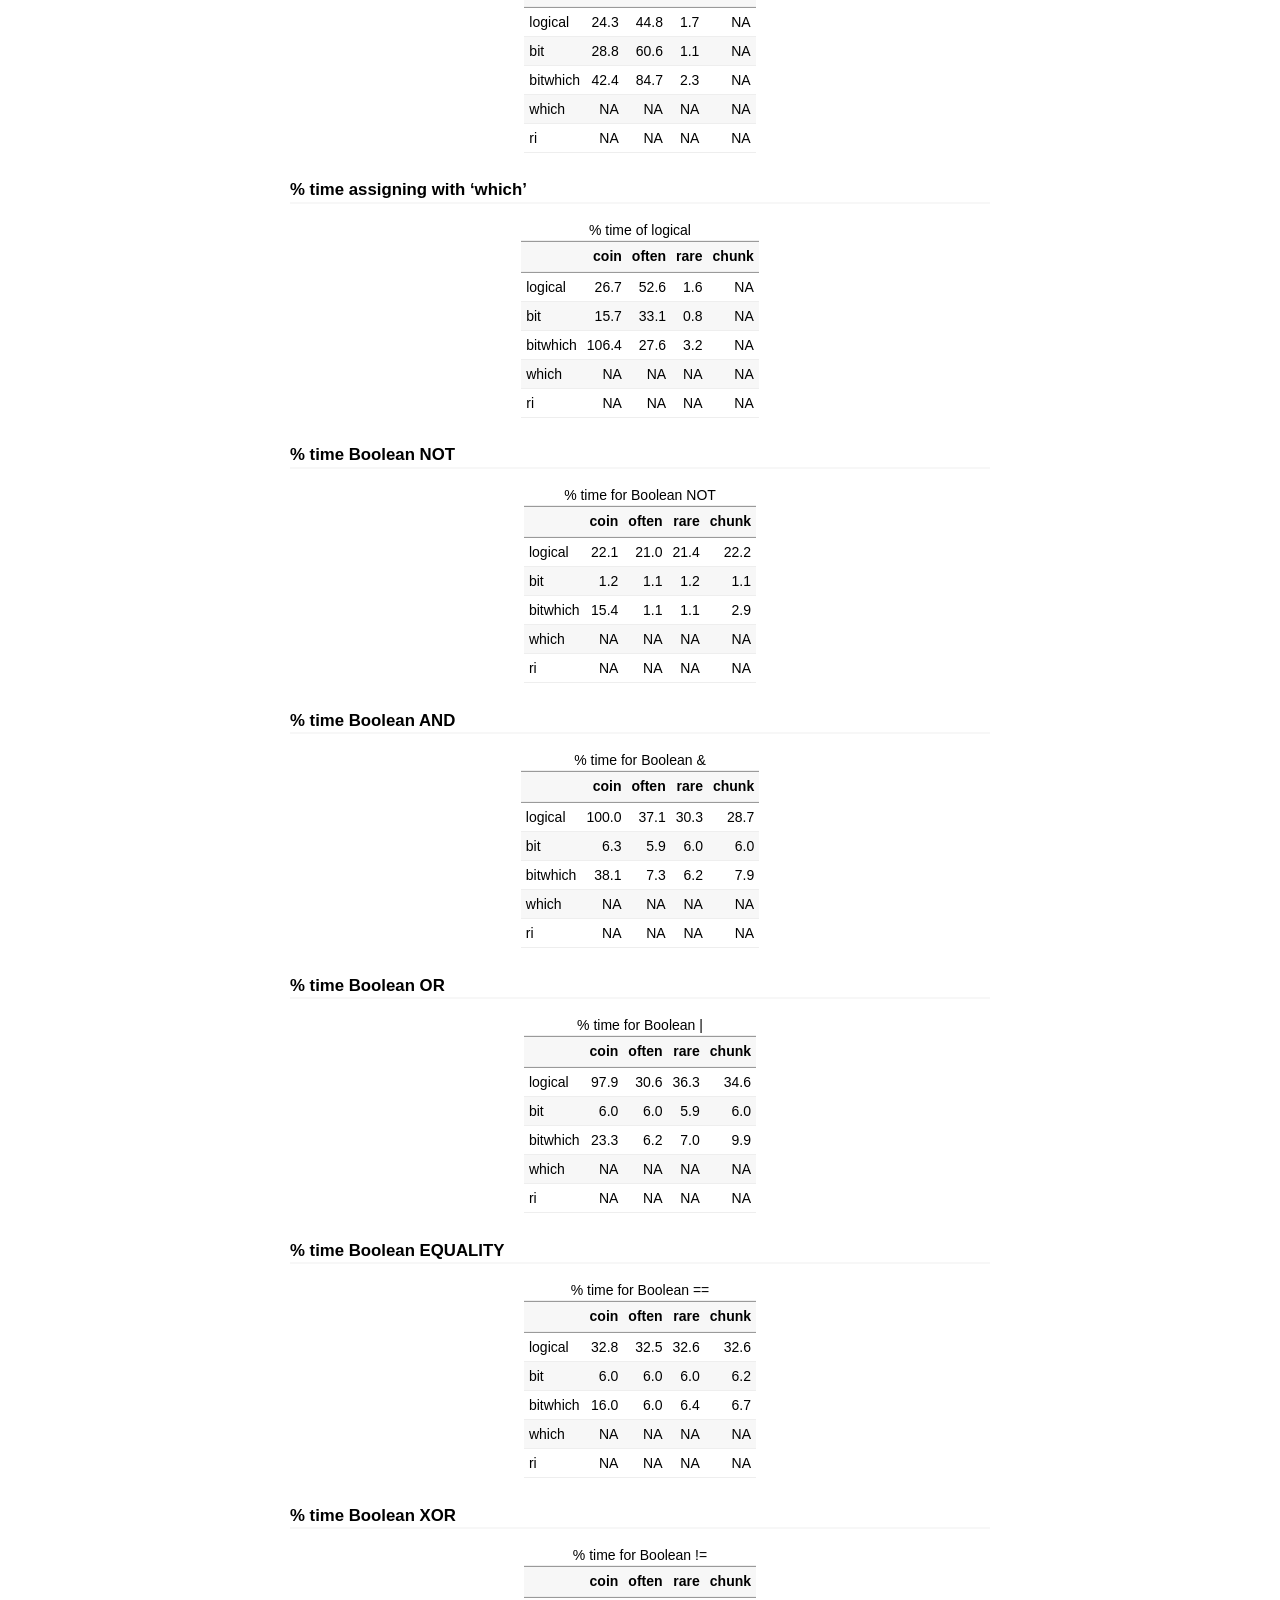
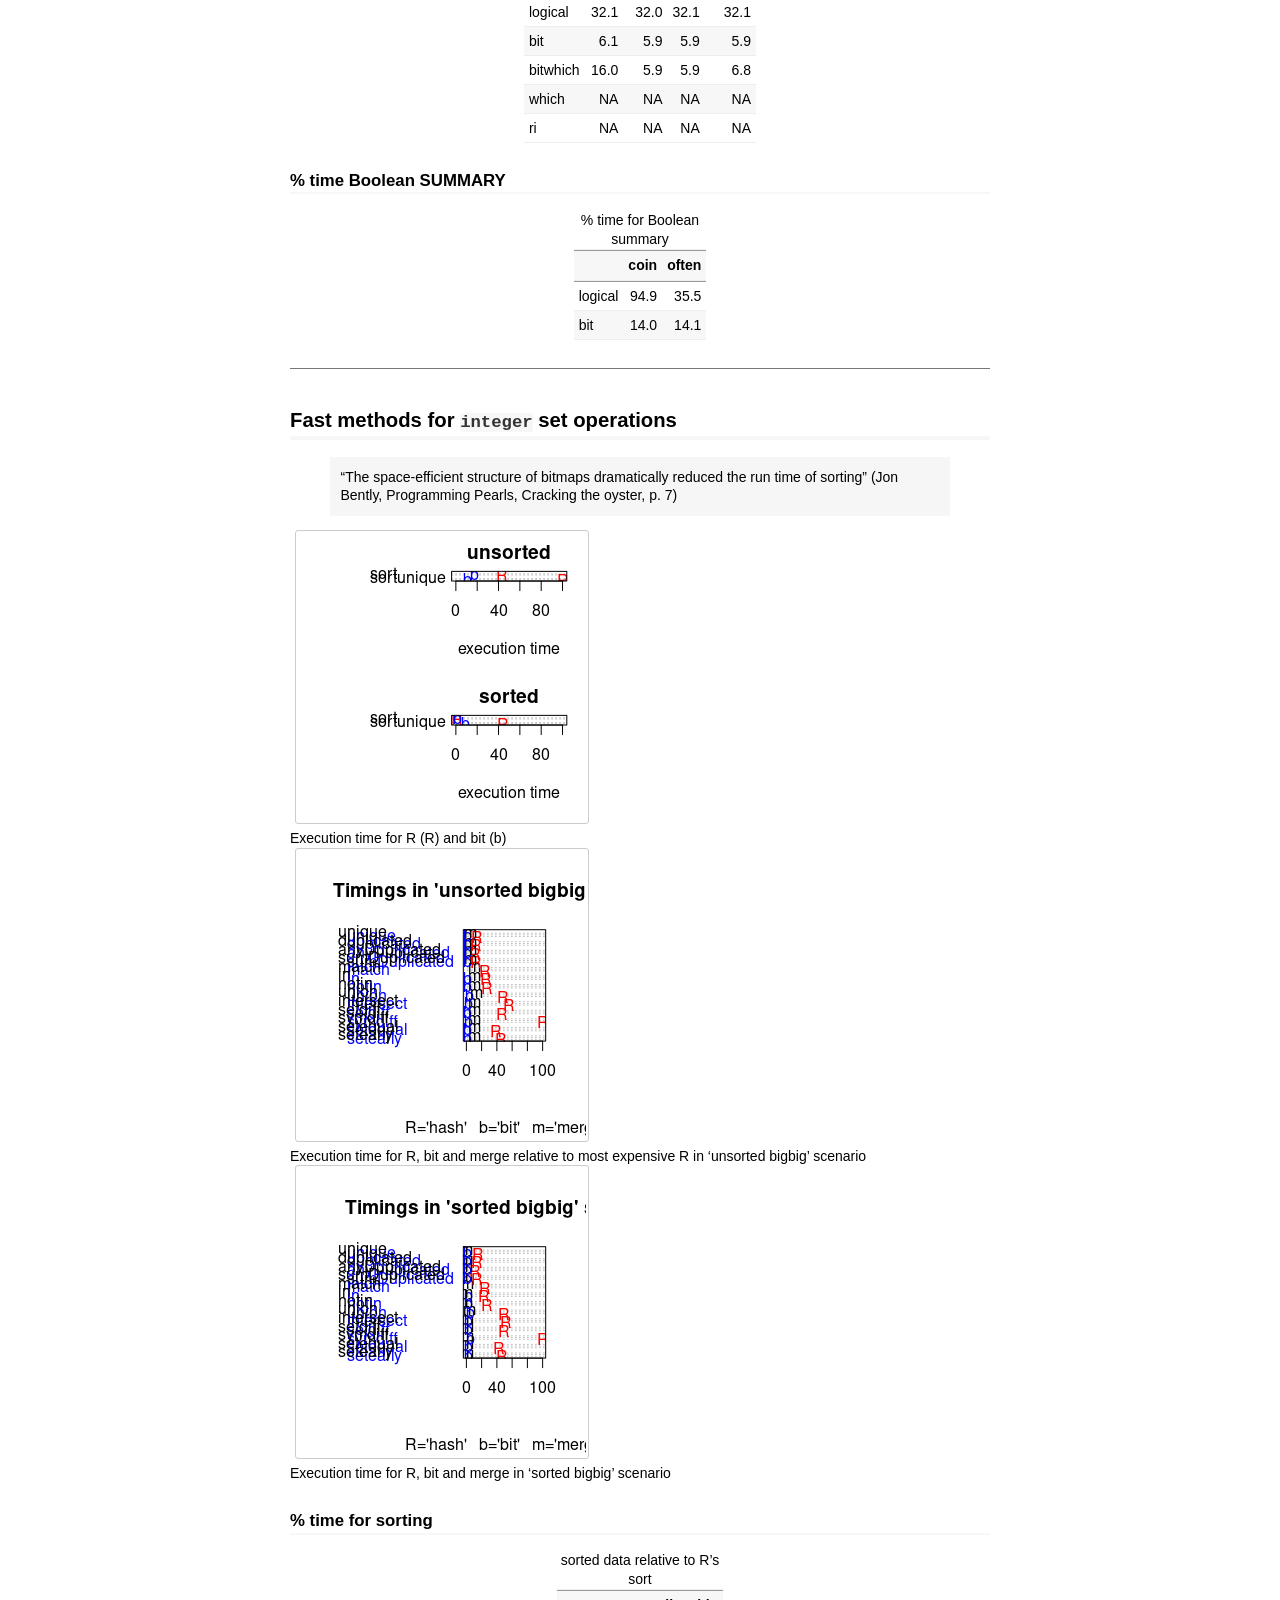
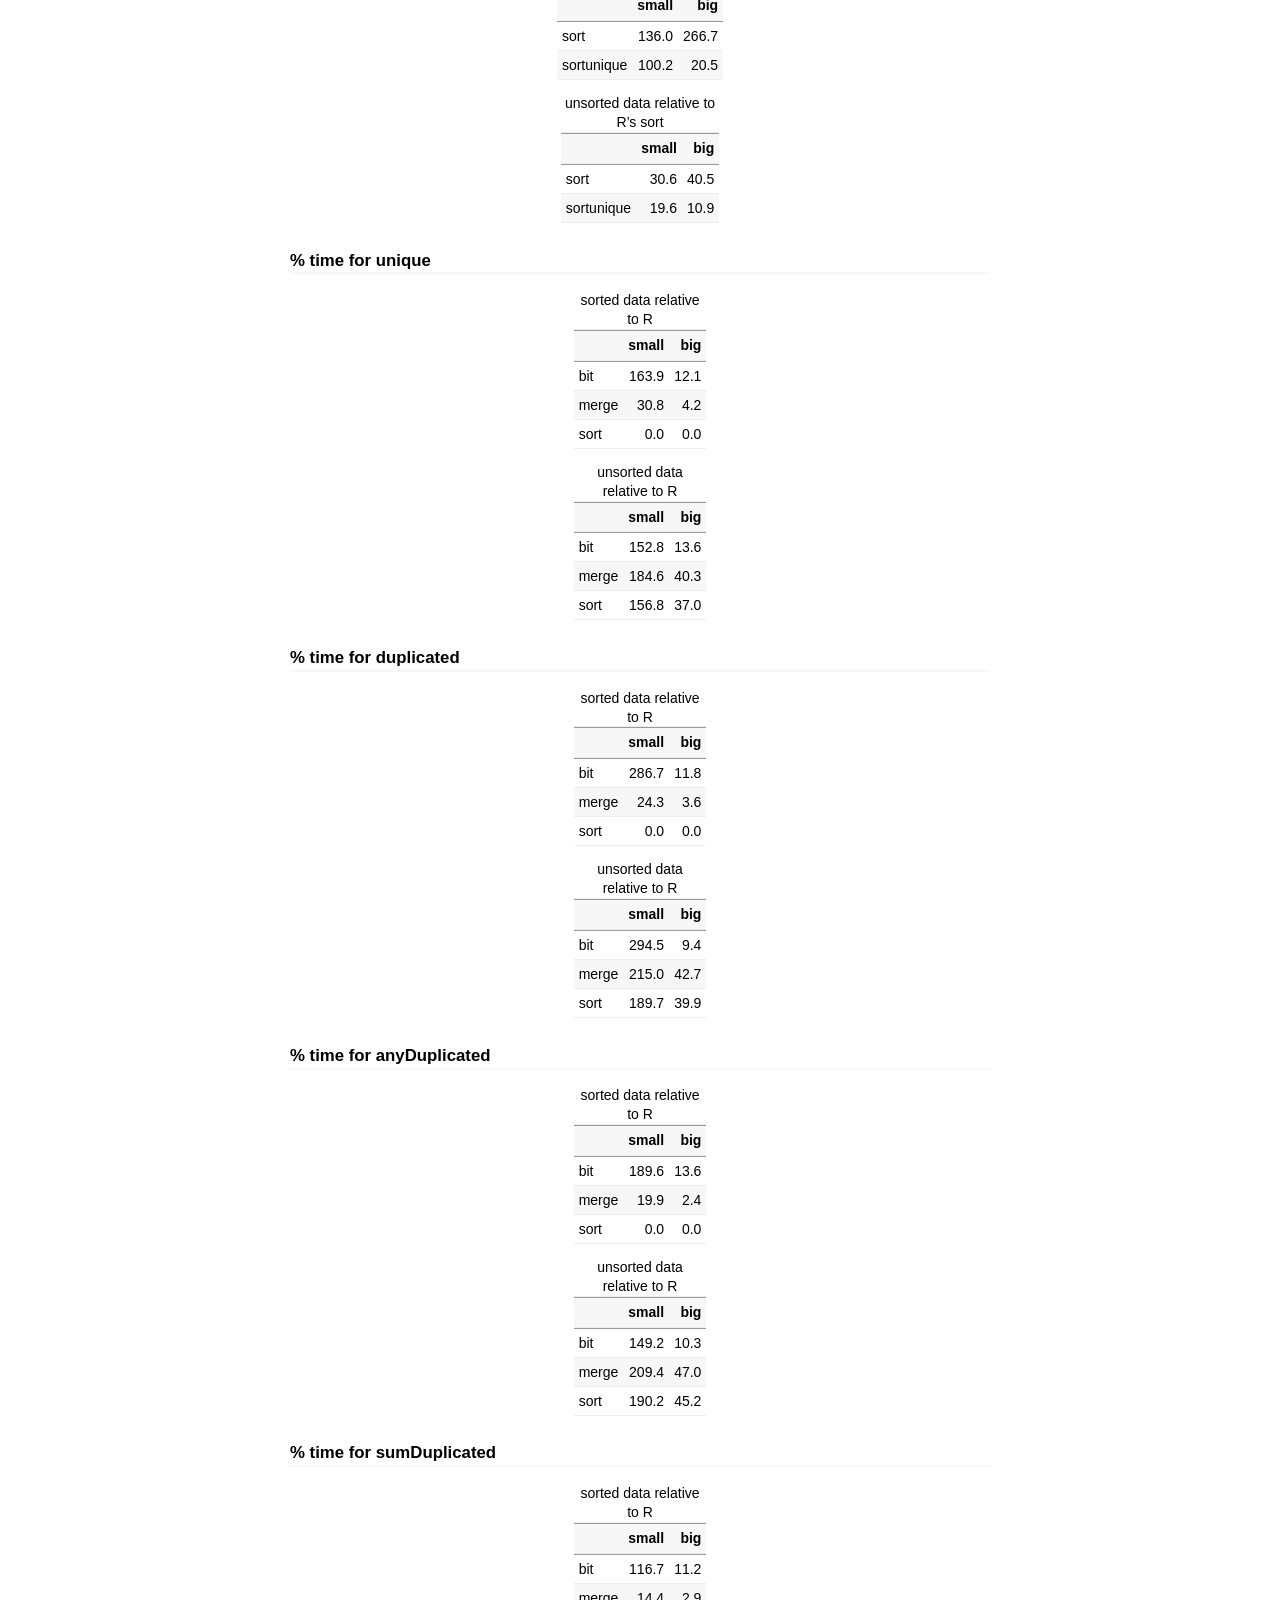
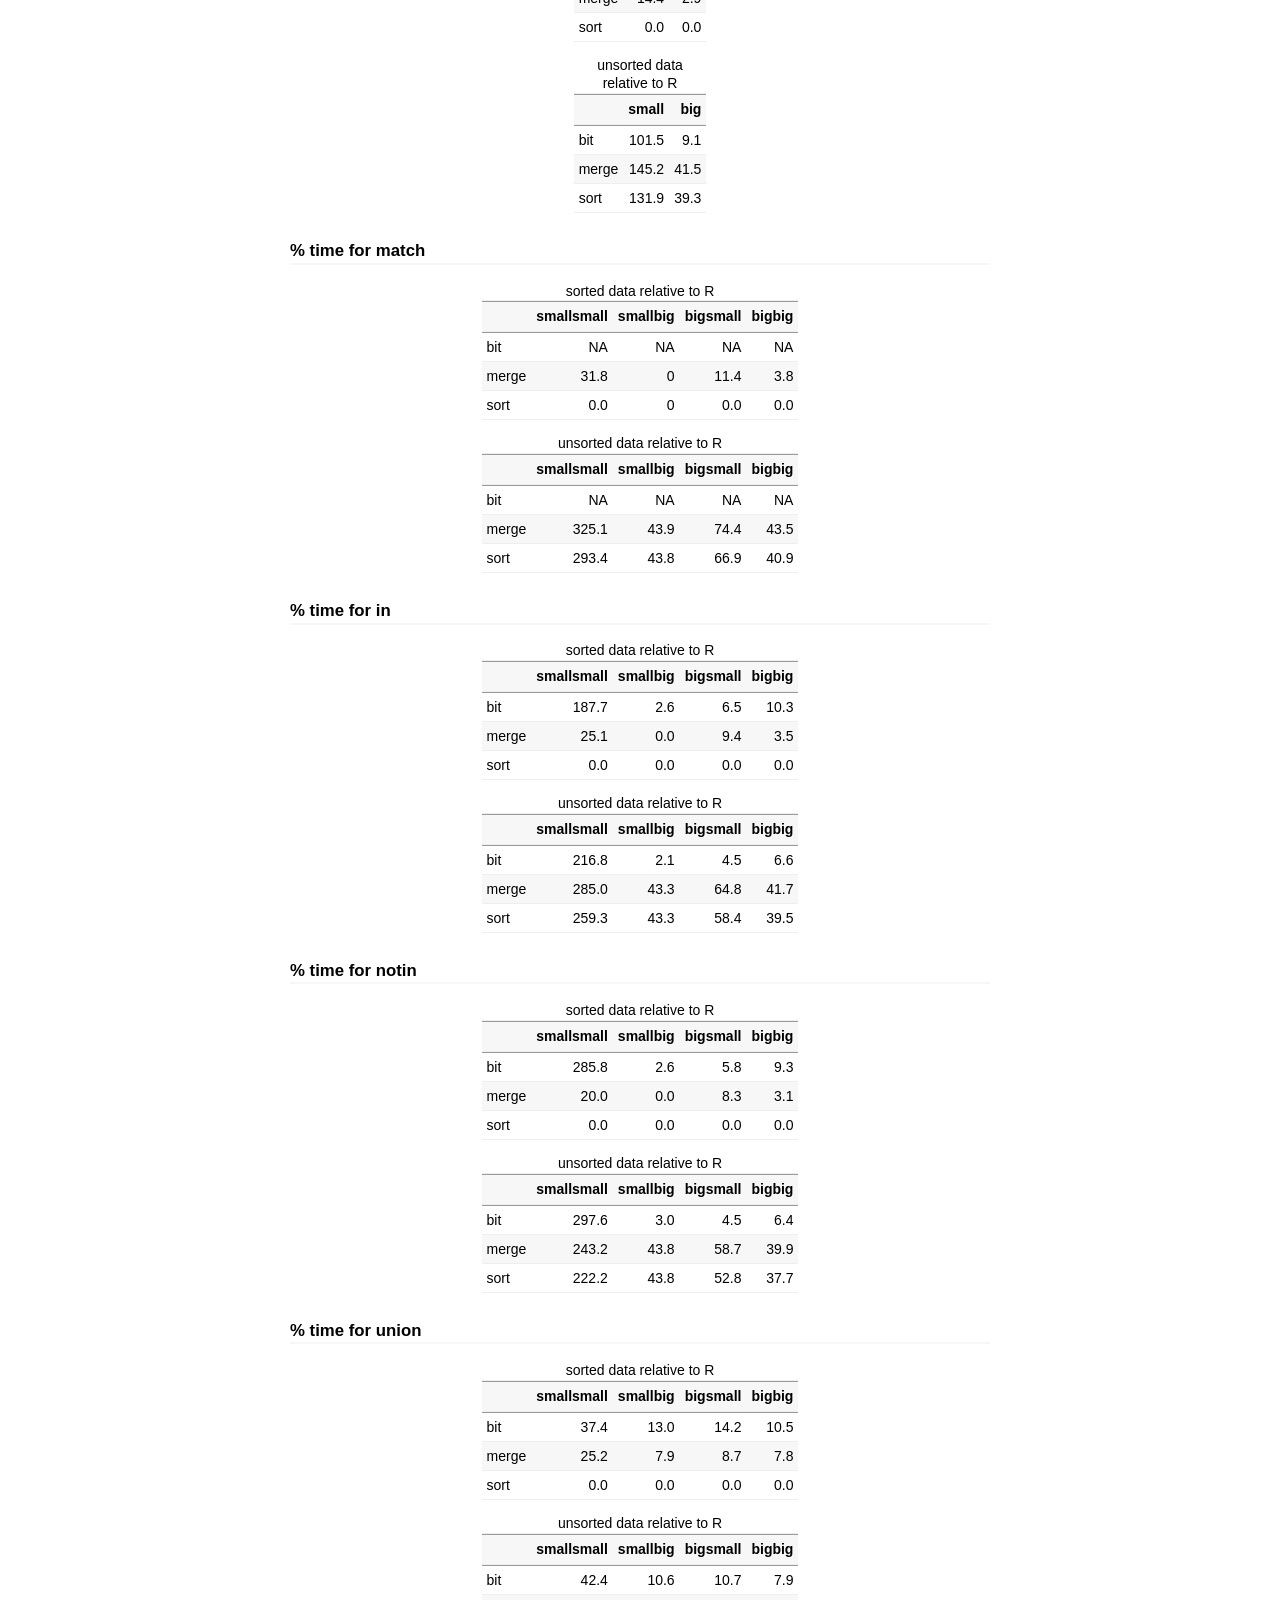
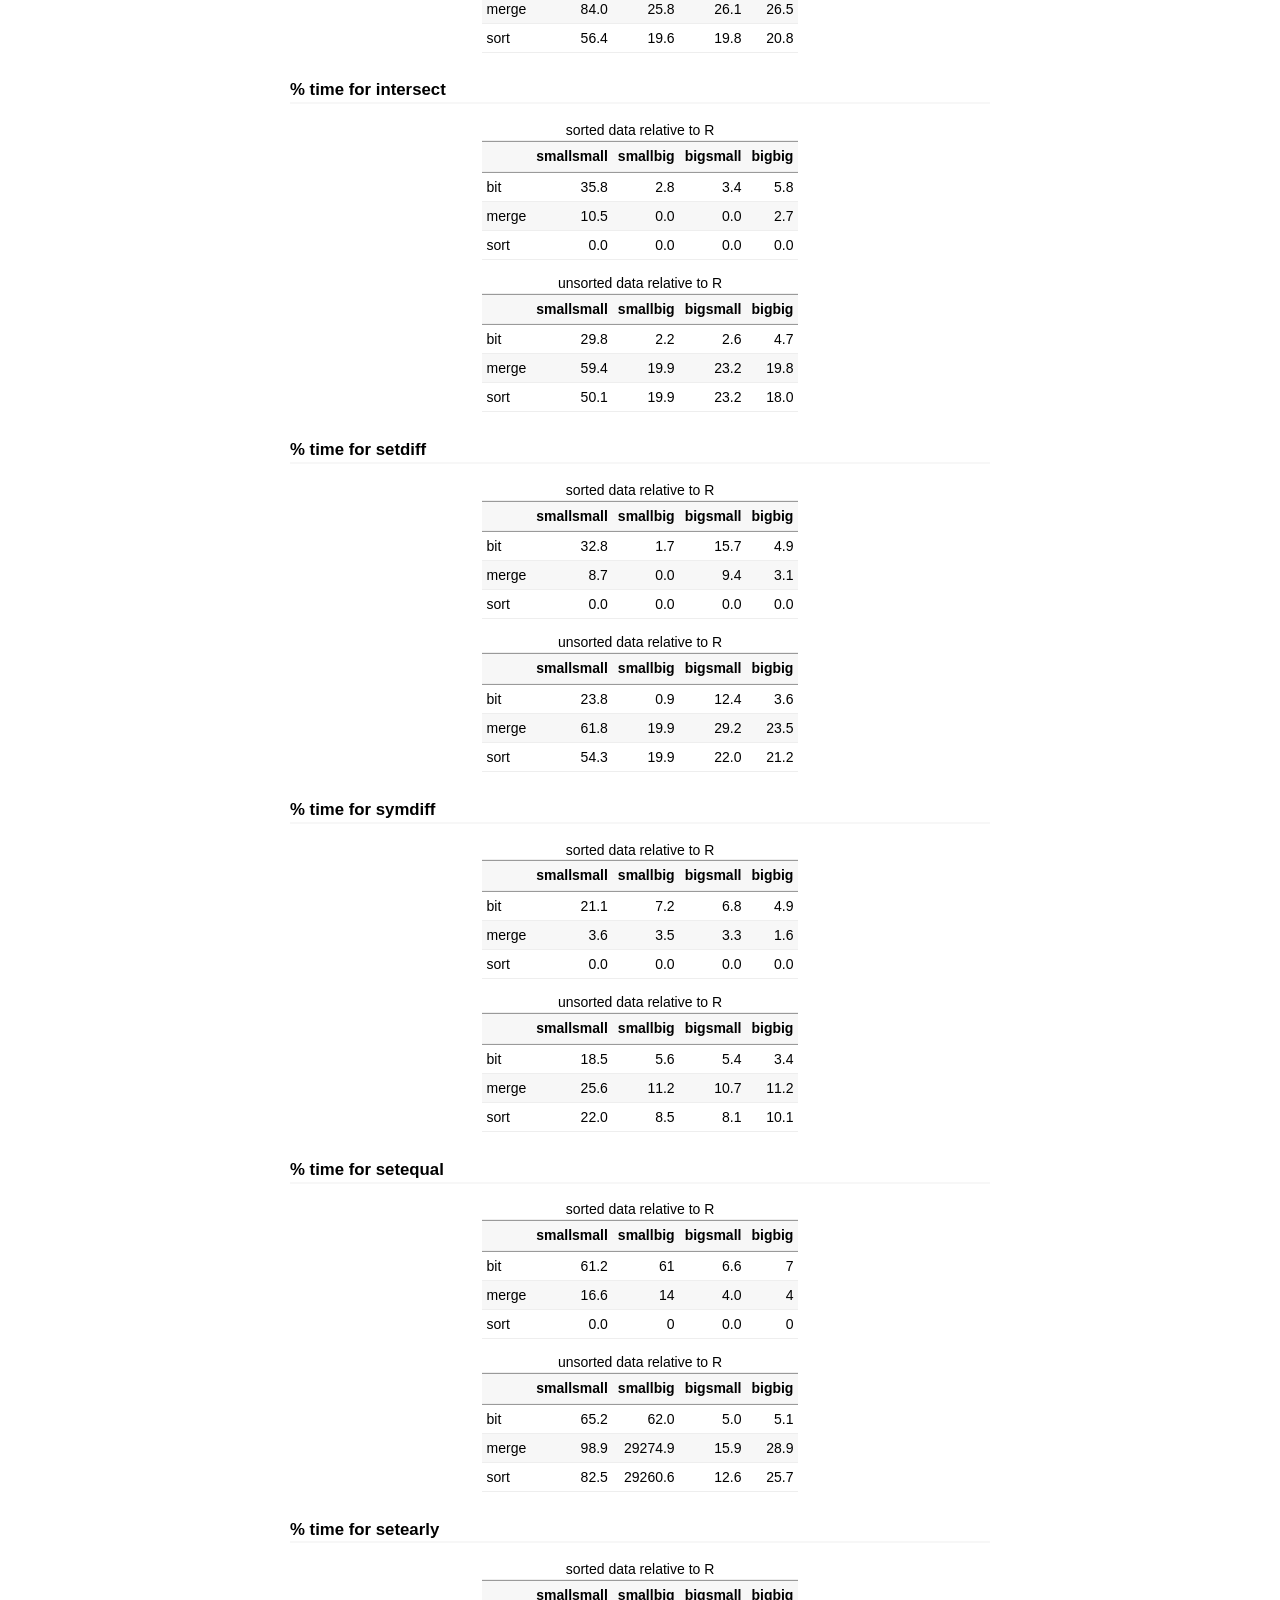
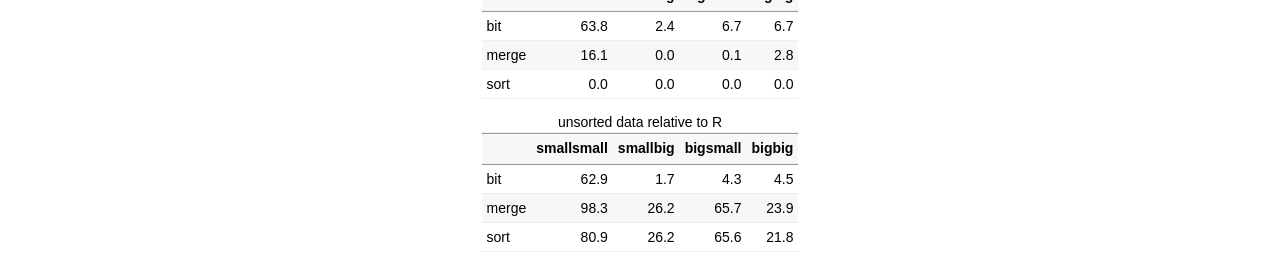
<file: tools/r-library/bit/doc/bit-performance.html>
<!DOCTYPE html>

<html>

<head>

<meta charset="utf-8" />
<meta name="generator" content="pandoc" />
<meta http-equiv="X-UA-Compatible" content="IE=EDGE" />

<meta name="viewport" content="width=device-width, initial-scale=1" />

<meta name="author" content="Dr. Jens Oehlschlägel" />

<meta name="date" content="2025-03-04" />

<title>Performance of the bit package</title>

<script>// Pandoc 2.9 adds attributes on both header and div. We remove the former (to
// be compatible with the behavior of Pandoc < 2.8).
document.addEventListener('DOMContentLoaded', function(e) {
  var hs = document.querySelectorAll("div.section[class*='level'] > :first-child");
  var i, h, a;
  for (i = 0; i < hs.length; i++) {
    h = hs[i];
    if (!/^h[1-6]$/i.test(h.tagName)) continue;  // it should be a header h1-h6
    a = h.attributes;
    while (a.length > 0) h.removeAttribute(a[0].name);
  }
});
</script>

<style type="text/css">
code{white-space: pre-wrap;}
span.smallcaps{font-variant: small-caps;}
span.underline{text-decoration: underline;}
div.column{display: inline-block; vertical-align: top; width: 50%;}
div.hanging-indent{margin-left: 1.5em; text-indent: -1.5em;}
ul.task-list{list-style: none;}
</style>



<style type="text/css">
code {
white-space: pre;
}
.sourceCode {
overflow: visible;
}
</style>
<style type="text/css" data-origin="pandoc">
pre > code.sourceCode { white-space: pre; position: relative; }
pre > code.sourceCode > span { line-height: 1.25; }
pre > code.sourceCode > span:empty { height: 1.2em; }
.sourceCode { overflow: visible; }
code.sourceCode > span { color: inherit; text-decoration: inherit; }
div.sourceCode { margin: 1em 0; }
pre.sourceCode { margin: 0; }
@media screen {
div.sourceCode { overflow: auto; }
}
@media print {
pre > code.sourceCode { white-space: pre-wrap; }
pre > code.sourceCode > span { text-indent: -5em; padding-left: 5em; }
}
pre.numberSource code
{ counter-reset: source-line 0; }
pre.numberSource code > span
{ position: relative; left: -4em; counter-increment: source-line; }
pre.numberSource code > span > a:first-child::before
{ content: counter(source-line);
position: relative; left: -1em; text-align: right; vertical-align: baseline;
border: none; display: inline-block;
-webkit-touch-callout: none; -webkit-user-select: none;
-khtml-user-select: none; -moz-user-select: none;
-ms-user-select: none; user-select: none;
padding: 0 4px; width: 4em;
color: #aaaaaa;
}
pre.numberSource { margin-left: 3em; border-left: 1px solid #aaaaaa; padding-left: 4px; }
div.sourceCode
{ }
@media screen {
pre > code.sourceCode > span > a:first-child::before { text-decoration: underline; }
}
code span.al { color: #ff0000; font-weight: bold; } 
code span.an { color: #60a0b0; font-weight: bold; font-style: italic; } 
code span.at { color: #7d9029; } 
code span.bn { color: #40a070; } 
code span.bu { color: #008000; } 
code span.cf { color: #007020; font-weight: bold; } 
code span.ch { color: #4070a0; } 
code span.cn { color: #880000; } 
code span.co { color: #60a0b0; font-style: italic; } 
code span.cv { color: #60a0b0; font-weight: bold; font-style: italic; } 
code span.do { color: #ba2121; font-style: italic; } 
code span.dt { color: #902000; } 
code span.dv { color: #40a070; } 
code span.er { color: #ff0000; font-weight: bold; } 
code span.ex { } 
code span.fl { color: #40a070; } 
code span.fu { color: #06287e; } 
code span.im { color: #008000; font-weight: bold; } 
code span.in { color: #60a0b0; font-weight: bold; font-style: italic; } 
code span.kw { color: #007020; font-weight: bold; } 
code span.op { color: #666666; } 
code span.ot { color: #007020; } 
code span.pp { color: #bc7a00; } 
code span.sc { color: #4070a0; } 
code span.ss { color: #bb6688; } 
code span.st { color: #4070a0; } 
code span.va { color: #19177c; } 
code span.vs { color: #4070a0; } 
code span.wa { color: #60a0b0; font-weight: bold; font-style: italic; } 
</style>
<script>
// apply pandoc div.sourceCode style to pre.sourceCode instead
(function() {
  var sheets = document.styleSheets;
  for (var i = 0; i < sheets.length; i++) {
    if (sheets[i].ownerNode.dataset["origin"] !== "pandoc") continue;
    try { var rules = sheets[i].cssRules; } catch (e) { continue; }
    var j = 0;
    while (j < rules.length) {
      var rule = rules[j];
      // check if there is a div.sourceCode rule
      if (rule.type !== rule.STYLE_RULE || rule.selectorText !== "div.sourceCode") {
        j++;
        continue;
      }
      var style = rule.style.cssText;
      // check if color or background-color is set
      if (rule.style.color === '' && rule.style.backgroundColor === '') {
        j++;
        continue;
      }
      // replace div.sourceCode by a pre.sourceCode rule
      sheets[i].deleteRule(j);
      sheets[i].insertRule('pre.sourceCode{' + style + '}', j);
    }
  }
})();
</script>




<style type="text/css">body {
background-color: #fff;
margin: 1em auto;
max-width: 700px;
overflow: visible;
padding-left: 2em;
padding-right: 2em;
font-family: "Open Sans", "Helvetica Neue", Helvetica, Arial, sans-serif;
font-size: 14px;
line-height: 1.35;
}
#TOC {
clear: both;
margin: 0 0 10px 10px;
padding: 4px;
width: 400px;
border: 1px solid #CCCCCC;
border-radius: 5px;
background-color: #f6f6f6;
font-size: 13px;
line-height: 1.3;
}
#TOC .toctitle {
font-weight: bold;
font-size: 15px;
margin-left: 5px;
}
#TOC ul {
padding-left: 40px;
margin-left: -1.5em;
margin-top: 5px;
margin-bottom: 5px;
}
#TOC ul ul {
margin-left: -2em;
}
#TOC li {
line-height: 16px;
}
table {
margin: 1em auto;
border-width: 1px;
border-color: #DDDDDD;
border-style: outset;
border-collapse: collapse;
}
table th {
border-width: 2px;
padding: 5px;
border-style: inset;
}
table td {
border-width: 1px;
border-style: inset;
line-height: 18px;
padding: 5px 5px;
}
table, table th, table td {
border-left-style: none;
border-right-style: none;
}
table thead, table tr.even {
background-color: #f7f7f7;
}
p {
margin: 0.5em 0;
}
blockquote {
background-color: #f6f6f6;
padding: 0.25em 0.75em;
}
hr {
border-style: solid;
border: none;
border-top: 1px solid #777;
margin: 28px 0;
}
dl {
margin-left: 0;
}
dl dd {
margin-bottom: 13px;
margin-left: 13px;
}
dl dt {
font-weight: bold;
}
ul {
margin-top: 0;
}
ul li {
list-style: circle outside;
}
ul ul {
margin-bottom: 0;
}
pre, code {
background-color: #f7f7f7;
border-radius: 3px;
color: #333;
white-space: pre-wrap; 
}
pre {
border-radius: 3px;
margin: 5px 0px 10px 0px;
padding: 10px;
}
pre:not([class]) {
background-color: #f7f7f7;
}
code {
font-family: Consolas, Monaco, 'Courier New', monospace;
font-size: 85%;
}
p > code, li > code {
padding: 2px 0px;
}
div.figure {
text-align: center;
}
img {
background-color: #FFFFFF;
padding: 2px;
border: 1px solid #DDDDDD;
border-radius: 3px;
border: 1px solid #CCCCCC;
margin: 0 5px;
}
h1 {
margin-top: 0;
font-size: 35px;
line-height: 40px;
}
h2 {
border-bottom: 4px solid #f7f7f7;
padding-top: 10px;
padding-bottom: 2px;
font-size: 145%;
}
h3 {
border-bottom: 2px solid #f7f7f7;
padding-top: 10px;
font-size: 120%;
}
h4 {
border-bottom: 1px solid #f7f7f7;
margin-left: 8px;
font-size: 105%;
}
h5, h6 {
border-bottom: 1px solid #ccc;
font-size: 105%;
}
a {
color: #0033dd;
text-decoration: none;
}
a:hover {
color: #6666ff; }
a:visited {
color: #800080; }
a:visited:hover {
color: #BB00BB; }
a[href^="http:"] {
text-decoration: underline; }
a[href^="https:"] {
text-decoration: underline; }

code > span.kw { color: #555; font-weight: bold; } 
code > span.dt { color: #902000; } 
code > span.dv { color: #40a070; } 
code > span.bn { color: #d14; } 
code > span.fl { color: #d14; } 
code > span.ch { color: #d14; } 
code > span.st { color: #d14; } 
code > span.co { color: #888888; font-style: italic; } 
code > span.ot { color: #007020; } 
code > span.al { color: #ff0000; font-weight: bold; } 
code > span.fu { color: #900; font-weight: bold; } 
code > span.er { color: #a61717; background-color: #e3d2d2; } 
</style>




</head>

<body>




<h1 class="title toc-ignore">Performance of the bit package</h1>
<h4 class="author">Dr. Jens Oehlschlägel</h4>
<h4 class="date">2025-03-04</h4>



<hr />
<div id="a-performance-example" class="section level2">
<h2>A performance example</h2>
<p>Before we measure performance of the main functionality of the
package, note that something simple as ‘(a:b)[-i]’ can and has been
accelerated in this package:</p>
<div class="sourceCode" id="cb1"><pre class="sourceCode r"><code class="sourceCode r"><span id="cb1-1"><a href="#cb1-1" tabindex="-1"></a>a <span class="ot">&lt;-</span> <span class="dv">1</span><span class="dt">L</span></span>
<span id="cb1-2"><a href="#cb1-2" tabindex="-1"></a>b <span class="ot">&lt;-</span> <span class="fl">1e7</span>L</span>
<span id="cb1-3"><a href="#cb1-3" tabindex="-1"></a>i <span class="ot">&lt;-</span> <span class="fu">sample</span>(a<span class="sc">:</span>b, <span class="fl">1e3</span>)</span>
<span id="cb1-4"><a href="#cb1-4" tabindex="-1"></a>x <span class="ot">&lt;-</span> <span class="fu">c</span>(</span>
<span id="cb1-5"><a href="#cb1-5" tabindex="-1"></a>  <span class="at">R =</span> <span class="fu">median</span>(<span class="fu">microbenchmark</span>((a<span class="sc">:</span>b)[<span class="sc">-</span>i], <span class="at">times=</span>times)<span class="sc">$</span>time),</span>
<span id="cb1-6"><a href="#cb1-6" tabindex="-1"></a>  <span class="at">bit =</span> <span class="fu">median</span>(<span class="fu">microbenchmark</span>(<span class="fu">bit_rangediff</span>(<span class="fu">c</span>(a, b), i), <span class="at">times=</span>times)<span class="sc">$</span>time),</span>
<span id="cb1-7"><a href="#cb1-7" tabindex="-1"></a>  <span class="at">merge =</span> <span class="fu">median</span>(<span class="fu">microbenchmark</span>(<span class="fu">merge_rangediff</span>(<span class="fu">c</span>(a, b), <span class="fu">bit_sort</span>(i)), <span class="at">times=</span>times)<span class="sc">$</span>time)</span>
<span id="cb1-8"><a href="#cb1-8" tabindex="-1"></a>)</span>
<span id="cb1-9"><a href="#cb1-9" tabindex="-1"></a>knitr<span class="sc">::</span><span class="fu">kable</span>(<span class="fu">as.data.frame</span>(<span class="fu">as.list</span>(x <span class="sc">/</span> x[<span class="st">&quot;R&quot;</span>] <span class="sc">*</span> <span class="dv">100</span>)), <span class="at">caption=</span><span class="st">&quot;% of time relative to R&quot;</span>, <span class="at">digits=</span><span class="dv">1</span>)</span></code></pre></div>
<table>
<caption>% of time relative to R</caption>
<thead>
<tr class="header">
<th align="right">R</th>
<th align="right">bit</th>
<th align="right">merge</th>
</tr>
</thead>
<tbody>
<tr class="odd">
<td align="right">100</td>
<td align="right">26.9</td>
<td align="right">30.4</td>
</tr>
</tbody>
</table>
<p>The vignette is compiled with the following performance settings: 5
replications with domain size small 1000 and big 10^{6}, sample size
small 1000 and big 10^{6}.</p>
</div>
<div id="boolean-data-types" class="section level2">
<h2>Boolean data types</h2>
<blockquote>
<p>“A designer knows he has achieved perfection not when there is
nothing left to add, but when there is nothing left to take away.” “Il
semble que la perfection soit atteinte non quand il n’y a plus rien à
ajouter, mais quand il n’y a plus rien à retrancher” (Antoine de
St. Exupery, Terre des Hommes (Gallimard, 1939), p. 60.)</p>
</blockquote>
<p>We compare memory consumption (n=1e+06) and runtime (median of 5
replications) of the different <code>booltype</code>s for the following
filter scenarios:</p>
<div class="sourceCode" id="cb2"><pre class="sourceCode r"><code class="sourceCode r"><span id="cb2-1"><a href="#cb2-1" tabindex="-1"></a>knitr<span class="sc">::</span><span class="fu">kable</span>(</span>
<span id="cb2-2"><a href="#cb2-2" tabindex="-1"></a>  <span class="fu">data.frame</span>(</span>
<span id="cb2-3"><a href="#cb2-3" tabindex="-1"></a>    <span class="at">coin=</span><span class="st">&quot;random 50%&quot;</span>,</span>
<span id="cb2-4"><a href="#cb2-4" tabindex="-1"></a>    <span class="at">often=</span><span class="st">&quot;random 99%&quot;</span>,</span>
<span id="cb2-5"><a href="#cb2-5" tabindex="-1"></a>    <span class="at">rare=</span><span class="st">&quot;random 1%&quot;</span>,</span>
<span id="cb2-6"><a href="#cb2-6" tabindex="-1"></a>    <span class="at">chunk=</span><span class="st">&quot;contiguous chunk of 5%&quot;</span></span>
<span id="cb2-7"><a href="#cb2-7" tabindex="-1"></a>  ),</span>
<span id="cb2-8"><a href="#cb2-8" tabindex="-1"></a>  <span class="at">caption=</span><span class="st">&quot;selection characteristic&quot;</span></span>
<span id="cb2-9"><a href="#cb2-9" tabindex="-1"></a>)</span></code></pre></div>
<table>
<caption>selection characteristic</caption>
<thead>
<tr class="header">
<th align="left">coin</th>
<th align="left">often</th>
<th align="left">rare</th>
<th align="left">chunk</th>
</tr>
</thead>
<tbody>
<tr class="odd">
<td align="left">random 50%</td>
<td align="left">random 99%</td>
<td align="left">random 1%</td>
<td align="left">contiguous chunk of 5%</td>
</tr>
</tbody>
</table>
<div class="sourceCode" id="cb3"><pre class="sourceCode r"><code class="sourceCode r"><span id="cb3-1"><a href="#cb3-1" tabindex="-1"></a><span class="co"># nolint end: strings_as_factors_linter.</span></span></code></pre></div>
<p>There are substantial savings in skewed filter situations:</p>
<div class="float">
<img src="[data-uri]" alt="% size and execution time for bit (b) and bitwhich (w) relative to logical (R) in the ‘rare’ scenario" />
<div class="figcaption">% size and execution time for bit (b) and
bitwhich (w) relative to logical (R) in the ‘rare’ scenario</div>
</div>
<div class="float">
<img src="[data-uri]" alt="% size and execution time for bit (b) and bitwhich (w) relative to logical (R) in the ‘often’ scenario" />
<div class="figcaption">% size and execution time for bit (b) and
bitwhich (w) relative to logical (R) in the ‘often’ scenario</div>
</div>
<p>Even in non-skewed situations the new booltypes are competitive:</p>
<div class="float">
<img src="[data-uri]" alt="% size and execution time for bit (b) and bitwhich (w) relative to logical (R) in the ‘coin’ scenario" />
<div class="figcaption">% size and execution time for bit (b) and
bitwhich (w) relative to logical (R) in the ‘coin’ scenario</div>
</div>
<p>Detailed tables follow.</p>
<div style="page-break-before: always;"></div>


<div id="memory-consumption-of-filter" class="section level3">
<h3>% memory consumption of filter</h3>
<table>
<caption>% bytes of logical</caption>
<thead>
<tr class="header">
<th align="left"></th>
<th align="right">coin</th>
<th align="right">often</th>
<th align="right">rare</th>
<th align="right">chunk</th>
</tr>
</thead>
<tbody>
<tr class="odd">
<td align="left">logical</td>
<td align="right">100.0</td>
<td align="right">100.0</td>
<td align="right">100.0</td>
<td align="right">100.0</td>
</tr>
<tr class="even">
<td align="left">bit</td>
<td align="right">3.2</td>
<td align="right">3.2</td>
<td align="right">3.2</td>
<td align="right">3.2</td>
</tr>
<tr class="odd">
<td align="left">bitwhich</td>
<td align="right">50.0</td>
<td align="right">1.0</td>
<td align="right">1.0</td>
<td align="right">5.0</td>
</tr>
<tr class="even">
<td align="left">which</td>
<td align="right">50.0</td>
<td align="right">99.0</td>
<td align="right">1.0</td>
<td align="right">5.0</td>
</tr>
<tr class="odd">
<td align="left">ri</td>
<td align="right">NA</td>
<td align="right">NA</td>
<td align="right">NA</td>
<td align="right">0.0</td>
</tr>
</tbody>
</table>
</div>
<div id="time-extracting" class="section level3">
<h3>% time extracting</h3>
<table>
<caption>% time of logical</caption>
<thead>
<tr class="header">
<th align="left"></th>
<th align="right">coin</th>
<th align="right">often</th>
<th align="right">rare</th>
<th align="right">chunk</th>
</tr>
</thead>
<tbody>
<tr class="odd">
<td align="left">logical</td>
<td align="right">11.9</td>
<td align="right">6.7</td>
<td align="right">10.9</td>
<td align="right">NA</td>
</tr>
<tr class="even">
<td align="left">bit</td>
<td align="right">21.1</td>
<td align="right">21.1</td>
<td align="right">20.8</td>
<td align="right">NA</td>
</tr>
<tr class="odd">
<td align="left">bitwhich</td>
<td align="right">201.8</td>
<td align="right">165.5</td>
<td align="right">7.7</td>
<td align="right">NA</td>
</tr>
<tr class="even">
<td align="left">which</td>
<td align="right">NA</td>
<td align="right">NA</td>
<td align="right">NA</td>
<td align="right">NA</td>
</tr>
<tr class="odd">
<td align="left">ri</td>
<td align="right">NA</td>
<td align="right">NA</td>
<td align="right">NA</td>
<td align="right">NA</td>
</tr>
</tbody>
</table>
</div>
<div id="time-assigning" class="section level3">
<h3>% time assigning</h3>
<table>
<caption>% time of logical</caption>
<thead>
<tr class="header">
<th align="left"></th>
<th align="right">coin</th>
<th align="right">often</th>
<th align="right">rare</th>
<th align="right">chunk</th>
</tr>
</thead>
<tbody>
<tr class="odd">
<td align="left">logical</td>
<td align="right">54.0</td>
<td align="right">53.8</td>
<td align="right">54.6</td>
<td align="right">NA</td>
</tr>
<tr class="even">
<td align="left">bit</td>
<td align="right">79.9</td>
<td align="right">20.7</td>
<td align="right">14.4</td>
<td align="right">NA</td>
</tr>
<tr class="odd">
<td align="left">bitwhich</td>
<td align="right">191.5</td>
<td align="right">65.3</td>
<td align="right">61.7</td>
<td align="right">NA</td>
</tr>
<tr class="even">
<td align="left">which</td>
<td align="right">NA</td>
<td align="right">NA</td>
<td align="right">NA</td>
<td align="right">NA</td>
</tr>
<tr class="odd">
<td align="left">ri</td>
<td align="right">NA</td>
<td align="right">NA</td>
<td align="right">NA</td>
<td align="right">NA</td>
</tr>
</tbody>
</table>
</div>
<div id="time-subscripting-with-which" class="section level3">
<h3>% time subscripting with ‘which’</h3>
<table>
<caption>% time of logical</caption>
<thead>
<tr class="header">
<th align="left"></th>
<th align="right">coin</th>
<th align="right">often</th>
<th align="right">rare</th>
<th align="right">chunk</th>
</tr>
</thead>
<tbody>
<tr class="odd">
<td align="left">logical</td>
<td align="right">24.3</td>
<td align="right">44.8</td>
<td align="right">1.7</td>
<td align="right">NA</td>
</tr>
<tr class="even">
<td align="left">bit</td>
<td align="right">28.8</td>
<td align="right">60.6</td>
<td align="right">1.1</td>
<td align="right">NA</td>
</tr>
<tr class="odd">
<td align="left">bitwhich</td>
<td align="right">42.4</td>
<td align="right">84.7</td>
<td align="right">2.3</td>
<td align="right">NA</td>
</tr>
<tr class="even">
<td align="left">which</td>
<td align="right">NA</td>
<td align="right">NA</td>
<td align="right">NA</td>
<td align="right">NA</td>
</tr>
<tr class="odd">
<td align="left">ri</td>
<td align="right">NA</td>
<td align="right">NA</td>
<td align="right">NA</td>
<td align="right">NA</td>
</tr>
</tbody>
</table>
</div>
<div id="time-assigning-with-which" class="section level3">
<h3>% time assigning with ‘which’</h3>
<table>
<caption>% time of logical</caption>
<thead>
<tr class="header">
<th align="left"></th>
<th align="right">coin</th>
<th align="right">often</th>
<th align="right">rare</th>
<th align="right">chunk</th>
</tr>
</thead>
<tbody>
<tr class="odd">
<td align="left">logical</td>
<td align="right">26.7</td>
<td align="right">52.6</td>
<td align="right">1.6</td>
<td align="right">NA</td>
</tr>
<tr class="even">
<td align="left">bit</td>
<td align="right">15.7</td>
<td align="right">33.1</td>
<td align="right">0.8</td>
<td align="right">NA</td>
</tr>
<tr class="odd">
<td align="left">bitwhich</td>
<td align="right">106.4</td>
<td align="right">27.6</td>
<td align="right">3.2</td>
<td align="right">NA</td>
</tr>
<tr class="even">
<td align="left">which</td>
<td align="right">NA</td>
<td align="right">NA</td>
<td align="right">NA</td>
<td align="right">NA</td>
</tr>
<tr class="odd">
<td align="left">ri</td>
<td align="right">NA</td>
<td align="right">NA</td>
<td align="right">NA</td>
<td align="right">NA</td>
</tr>
</tbody>
</table>
</div>
<div id="time-boolean-not" class="section level3">
<h3>% time Boolean NOT</h3>
<table>
<caption>% time for Boolean NOT</caption>
<thead>
<tr class="header">
<th align="left"></th>
<th align="right">coin</th>
<th align="right">often</th>
<th align="right">rare</th>
<th align="right">chunk</th>
</tr>
</thead>
<tbody>
<tr class="odd">
<td align="left">logical</td>
<td align="right">22.1</td>
<td align="right">21.0</td>
<td align="right">21.4</td>
<td align="right">22.2</td>
</tr>
<tr class="even">
<td align="left">bit</td>
<td align="right">1.2</td>
<td align="right">1.1</td>
<td align="right">1.2</td>
<td align="right">1.1</td>
</tr>
<tr class="odd">
<td align="left">bitwhich</td>
<td align="right">15.4</td>
<td align="right">1.1</td>
<td align="right">1.1</td>
<td align="right">2.9</td>
</tr>
<tr class="even">
<td align="left">which</td>
<td align="right">NA</td>
<td align="right">NA</td>
<td align="right">NA</td>
<td align="right">NA</td>
</tr>
<tr class="odd">
<td align="left">ri</td>
<td align="right">NA</td>
<td align="right">NA</td>
<td align="right">NA</td>
<td align="right">NA</td>
</tr>
</tbody>
</table>
</div>
<div id="time-boolean-and" class="section level3">
<h3>% time Boolean AND</h3>
<table>
<caption>% time for Boolean &amp;</caption>
<thead>
<tr class="header">
<th align="left"></th>
<th align="right">coin</th>
<th align="right">often</th>
<th align="right">rare</th>
<th align="right">chunk</th>
</tr>
</thead>
<tbody>
<tr class="odd">
<td align="left">logical</td>
<td align="right">100.0</td>
<td align="right">37.1</td>
<td align="right">30.3</td>
<td align="right">28.7</td>
</tr>
<tr class="even">
<td align="left">bit</td>
<td align="right">6.3</td>
<td align="right">5.9</td>
<td align="right">6.0</td>
<td align="right">6.0</td>
</tr>
<tr class="odd">
<td align="left">bitwhich</td>
<td align="right">38.1</td>
<td align="right">7.3</td>
<td align="right">6.2</td>
<td align="right">7.9</td>
</tr>
<tr class="even">
<td align="left">which</td>
<td align="right">NA</td>
<td align="right">NA</td>
<td align="right">NA</td>
<td align="right">NA</td>
</tr>
<tr class="odd">
<td align="left">ri</td>
<td align="right">NA</td>
<td align="right">NA</td>
<td align="right">NA</td>
<td align="right">NA</td>
</tr>
</tbody>
</table>
</div>
<div id="time-boolean-or" class="section level3">
<h3>% time Boolean OR</h3>
<table>
<caption>% time for Boolean |</caption>
<thead>
<tr class="header">
<th align="left"></th>
<th align="right">coin</th>
<th align="right">often</th>
<th align="right">rare</th>
<th align="right">chunk</th>
</tr>
</thead>
<tbody>
<tr class="odd">
<td align="left">logical</td>
<td align="right">97.9</td>
<td align="right">30.6</td>
<td align="right">36.3</td>
<td align="right">34.6</td>
</tr>
<tr class="even">
<td align="left">bit</td>
<td align="right">6.0</td>
<td align="right">6.0</td>
<td align="right">5.9</td>
<td align="right">6.0</td>
</tr>
<tr class="odd">
<td align="left">bitwhich</td>
<td align="right">23.3</td>
<td align="right">6.2</td>
<td align="right">7.0</td>
<td align="right">9.9</td>
</tr>
<tr class="even">
<td align="left">which</td>
<td align="right">NA</td>
<td align="right">NA</td>
<td align="right">NA</td>
<td align="right">NA</td>
</tr>
<tr class="odd">
<td align="left">ri</td>
<td align="right">NA</td>
<td align="right">NA</td>
<td align="right">NA</td>
<td align="right">NA</td>
</tr>
</tbody>
</table>
</div>
<div id="time-boolean-equality" class="section level3">
<h3>% time Boolean EQUALITY</h3>
<table>
<caption>% time for Boolean ==</caption>
<thead>
<tr class="header">
<th align="left"></th>
<th align="right">coin</th>
<th align="right">often</th>
<th align="right">rare</th>
<th align="right">chunk</th>
</tr>
</thead>
<tbody>
<tr class="odd">
<td align="left">logical</td>
<td align="right">32.8</td>
<td align="right">32.5</td>
<td align="right">32.6</td>
<td align="right">32.6</td>
</tr>
<tr class="even">
<td align="left">bit</td>
<td align="right">6.0</td>
<td align="right">6.0</td>
<td align="right">6.0</td>
<td align="right">6.2</td>
</tr>
<tr class="odd">
<td align="left">bitwhich</td>
<td align="right">16.0</td>
<td align="right">6.0</td>
<td align="right">6.4</td>
<td align="right">6.7</td>
</tr>
<tr class="even">
<td align="left">which</td>
<td align="right">NA</td>
<td align="right">NA</td>
<td align="right">NA</td>
<td align="right">NA</td>
</tr>
<tr class="odd">
<td align="left">ri</td>
<td align="right">NA</td>
<td align="right">NA</td>
<td align="right">NA</td>
<td align="right">NA</td>
</tr>
</tbody>
</table>
</div>
<div id="time-boolean-xor" class="section level3">
<h3>% time Boolean XOR</h3>
<table>
<caption>% time for Boolean !=</caption>
<thead>
<tr class="header">
<th align="left"></th>
<th align="right">coin</th>
<th align="right">often</th>
<th align="right">rare</th>
<th align="right">chunk</th>
</tr>
</thead>
<tbody>
<tr class="odd">
<td align="left">logical</td>
<td align="right">32.1</td>
<td align="right">32.0</td>
<td align="right">32.1</td>
<td align="right">32.1</td>
</tr>
<tr class="even">
<td align="left">bit</td>
<td align="right">6.1</td>
<td align="right">5.9</td>
<td align="right">5.9</td>
<td align="right">5.9</td>
</tr>
<tr class="odd">
<td align="left">bitwhich</td>
<td align="right">16.0</td>
<td align="right">5.9</td>
<td align="right">5.9</td>
<td align="right">6.8</td>
</tr>
<tr class="even">
<td align="left">which</td>
<td align="right">NA</td>
<td align="right">NA</td>
<td align="right">NA</td>
<td align="right">NA</td>
</tr>
<tr class="odd">
<td align="left">ri</td>
<td align="right">NA</td>
<td align="right">NA</td>
<td align="right">NA</td>
<td align="right">NA</td>
</tr>
</tbody>
</table>
</div>
<div id="time-boolean-summary" class="section level3">
<h3>% time Boolean SUMMARY</h3>
<table>
<caption>% time for Boolean summary</caption>
<thead>
<tr class="header">
<th align="left"></th>
<th align="right">coin</th>
<th align="right">often</th>
</tr>
</thead>
<tbody>
<tr class="odd">
<td align="left">logical</td>
<td align="right">94.9</td>
<td align="right">35.5</td>
</tr>
<tr class="even">
<td align="left">bit</td>
<td align="right">14.0</td>
<td align="right">14.1</td>
</tr>
</tbody>
</table>
<hr />
</div>
</div>
<div id="fast-methods-for-integer-set-operations" class="section level2">
<h2>Fast methods for <code>integer</code> set operations</h2>
<blockquote>
<p>“The space-efficient structure of bitmaps dramatically reduced the
run time of sorting” (Jon Bently, Programming Pearls, Cracking the
oyster, p. 7)</p>
</blockquote>
<div class="float">
<img src="[data-uri]" alt="Execution time for R (R) and bit (b)" />
<div class="figcaption">Execution time for R (R) and bit (b)</div>
</div>
<div style="page-break-before: always;"></div>


<div class="float">
<img src="[data-uri]" alt="Execution time for R, bit and merge relative to most expensive R in ‘unsorted bigbig’ scenario" />
<div class="figcaption">Execution time for R, bit and merge relative to
most expensive R in ‘unsorted bigbig’ scenario</div>
</div>
<div class="float">
<img src="[data-uri]" alt="Execution time for R, bit and merge in ‘sorted bigbig’ scenario" />
<div class="figcaption">Execution time for R, bit and merge in ‘sorted
bigbig’ scenario</div>
</div>
<div style="page-break-before: always;"></div>


<div id="time-for-sorting" class="section level3">
<h3>% time for sorting</h3>
<table>
<caption>sorted data relative to R’s sort</caption>
<thead>
<tr class="header">
<th align="left"></th>
<th align="right">small</th>
<th align="right">big</th>
</tr>
</thead>
<tbody>
<tr class="odd">
<td align="left">sort</td>
<td align="right">136.0</td>
<td align="right">266.7</td>
</tr>
<tr class="even">
<td align="left">sortunique</td>
<td align="right">100.2</td>
<td align="right">20.5</td>
</tr>
</tbody>
</table>
<table>
<caption>unsorted data relative to R’s sort</caption>
<thead>
<tr class="header">
<th align="left"></th>
<th align="right">small</th>
<th align="right">big</th>
</tr>
</thead>
<tbody>
<tr class="odd">
<td align="left">sort</td>
<td align="right">30.6</td>
<td align="right">40.5</td>
</tr>
<tr class="even">
<td align="left">sortunique</td>
<td align="right">19.6</td>
<td align="right">10.9</td>
</tr>
</tbody>
</table>
</div>
<div id="time-for-unique" class="section level3">
<h3>% time for unique</h3>
<table>
<caption>sorted data relative to R</caption>
<thead>
<tr class="header">
<th align="left"></th>
<th align="right">small</th>
<th align="right">big</th>
</tr>
</thead>
<tbody>
<tr class="odd">
<td align="left">bit</td>
<td align="right">163.9</td>
<td align="right">12.1</td>
</tr>
<tr class="even">
<td align="left">merge</td>
<td align="right">30.8</td>
<td align="right">4.2</td>
</tr>
<tr class="odd">
<td align="left">sort</td>
<td align="right">0.0</td>
<td align="right">0.0</td>
</tr>
</tbody>
</table>
<table>
<caption>unsorted data relative to R</caption>
<thead>
<tr class="header">
<th align="left"></th>
<th align="right">small</th>
<th align="right">big</th>
</tr>
</thead>
<tbody>
<tr class="odd">
<td align="left">bit</td>
<td align="right">152.8</td>
<td align="right">13.6</td>
</tr>
<tr class="even">
<td align="left">merge</td>
<td align="right">184.6</td>
<td align="right">40.3</td>
</tr>
<tr class="odd">
<td align="left">sort</td>
<td align="right">156.8</td>
<td align="right">37.0</td>
</tr>
</tbody>
</table>
</div>
<div id="time-for-duplicated" class="section level3">
<h3>% time for duplicated</h3>
<table>
<caption>sorted data relative to R</caption>
<thead>
<tr class="header">
<th align="left"></th>
<th align="right">small</th>
<th align="right">big</th>
</tr>
</thead>
<tbody>
<tr class="odd">
<td align="left">bit</td>
<td align="right">286.7</td>
<td align="right">11.8</td>
</tr>
<tr class="even">
<td align="left">merge</td>
<td align="right">24.3</td>
<td align="right">3.6</td>
</tr>
<tr class="odd">
<td align="left">sort</td>
<td align="right">0.0</td>
<td align="right">0.0</td>
</tr>
</tbody>
</table>
<table>
<caption>unsorted data relative to R</caption>
<thead>
<tr class="header">
<th align="left"></th>
<th align="right">small</th>
<th align="right">big</th>
</tr>
</thead>
<tbody>
<tr class="odd">
<td align="left">bit</td>
<td align="right">294.5</td>
<td align="right">9.4</td>
</tr>
<tr class="even">
<td align="left">merge</td>
<td align="right">215.0</td>
<td align="right">42.7</td>
</tr>
<tr class="odd">
<td align="left">sort</td>
<td align="right">189.7</td>
<td align="right">39.9</td>
</tr>
</tbody>
</table>
</div>
<div id="time-for-anyduplicated" class="section level3">
<h3>% time for anyDuplicated</h3>
<table>
<caption>sorted data relative to R</caption>
<thead>
<tr class="header">
<th align="left"></th>
<th align="right">small</th>
<th align="right">big</th>
</tr>
</thead>
<tbody>
<tr class="odd">
<td align="left">bit</td>
<td align="right">189.6</td>
<td align="right">13.6</td>
</tr>
<tr class="even">
<td align="left">merge</td>
<td align="right">19.9</td>
<td align="right">2.4</td>
</tr>
<tr class="odd">
<td align="left">sort</td>
<td align="right">0.0</td>
<td align="right">0.0</td>
</tr>
</tbody>
</table>
<table>
<caption>unsorted data relative to R</caption>
<thead>
<tr class="header">
<th align="left"></th>
<th align="right">small</th>
<th align="right">big</th>
</tr>
</thead>
<tbody>
<tr class="odd">
<td align="left">bit</td>
<td align="right">149.2</td>
<td align="right">10.3</td>
</tr>
<tr class="even">
<td align="left">merge</td>
<td align="right">209.4</td>
<td align="right">47.0</td>
</tr>
<tr class="odd">
<td align="left">sort</td>
<td align="right">190.2</td>
<td align="right">45.2</td>
</tr>
</tbody>
</table>
</div>
<div id="time-for-sumduplicated" class="section level3">
<h3>% time for sumDuplicated</h3>
<table>
<caption>sorted data relative to R</caption>
<thead>
<tr class="header">
<th align="left"></th>
<th align="right">small</th>
<th align="right">big</th>
</tr>
</thead>
<tbody>
<tr class="odd">
<td align="left">bit</td>
<td align="right">116.7</td>
<td align="right">11.2</td>
</tr>
<tr class="even">
<td align="left">merge</td>
<td align="right">14.4</td>
<td align="right">2.9</td>
</tr>
<tr class="odd">
<td align="left">sort</td>
<td align="right">0.0</td>
<td align="right">0.0</td>
</tr>
</tbody>
</table>
<table>
<caption>unsorted data relative to R</caption>
<thead>
<tr class="header">
<th align="left"></th>
<th align="right">small</th>
<th align="right">big</th>
</tr>
</thead>
<tbody>
<tr class="odd">
<td align="left">bit</td>
<td align="right">101.5</td>
<td align="right">9.1</td>
</tr>
<tr class="even">
<td align="left">merge</td>
<td align="right">145.2</td>
<td align="right">41.5</td>
</tr>
<tr class="odd">
<td align="left">sort</td>
<td align="right">131.9</td>
<td align="right">39.3</td>
</tr>
</tbody>
</table>
</div>
<div id="time-for-match" class="section level3">
<h3>% time for match</h3>
<table>
<caption>sorted data relative to R</caption>
<thead>
<tr class="header">
<th align="left"></th>
<th align="right">smallsmall</th>
<th align="right">smallbig</th>
<th align="right">bigsmall</th>
<th align="right">bigbig</th>
</tr>
</thead>
<tbody>
<tr class="odd">
<td align="left">bit</td>
<td align="right">NA</td>
<td align="right">NA</td>
<td align="right">NA</td>
<td align="right">NA</td>
</tr>
<tr class="even">
<td align="left">merge</td>
<td align="right">31.8</td>
<td align="right">0</td>
<td align="right">11.4</td>
<td align="right">3.8</td>
</tr>
<tr class="odd">
<td align="left">sort</td>
<td align="right">0.0</td>
<td align="right">0</td>
<td align="right">0.0</td>
<td align="right">0.0</td>
</tr>
</tbody>
</table>
<table>
<caption>unsorted data relative to R</caption>
<thead>
<tr class="header">
<th align="left"></th>
<th align="right">smallsmall</th>
<th align="right">smallbig</th>
<th align="right">bigsmall</th>
<th align="right">bigbig</th>
</tr>
</thead>
<tbody>
<tr class="odd">
<td align="left">bit</td>
<td align="right">NA</td>
<td align="right">NA</td>
<td align="right">NA</td>
<td align="right">NA</td>
</tr>
<tr class="even">
<td align="left">merge</td>
<td align="right">325.1</td>
<td align="right">43.9</td>
<td align="right">74.4</td>
<td align="right">43.5</td>
</tr>
<tr class="odd">
<td align="left">sort</td>
<td align="right">293.4</td>
<td align="right">43.8</td>
<td align="right">66.9</td>
<td align="right">40.9</td>
</tr>
</tbody>
</table>
</div>
<div id="time-for-in" class="section level3">
<h3>% time for in</h3>
<table>
<caption>sorted data relative to R</caption>
<thead>
<tr class="header">
<th align="left"></th>
<th align="right">smallsmall</th>
<th align="right">smallbig</th>
<th align="right">bigsmall</th>
<th align="right">bigbig</th>
</tr>
</thead>
<tbody>
<tr class="odd">
<td align="left">bit</td>
<td align="right">187.7</td>
<td align="right">2.6</td>
<td align="right">6.5</td>
<td align="right">10.3</td>
</tr>
<tr class="even">
<td align="left">merge</td>
<td align="right">25.1</td>
<td align="right">0.0</td>
<td align="right">9.4</td>
<td align="right">3.5</td>
</tr>
<tr class="odd">
<td align="left">sort</td>
<td align="right">0.0</td>
<td align="right">0.0</td>
<td align="right">0.0</td>
<td align="right">0.0</td>
</tr>
</tbody>
</table>
<table>
<caption>unsorted data relative to R</caption>
<thead>
<tr class="header">
<th align="left"></th>
<th align="right">smallsmall</th>
<th align="right">smallbig</th>
<th align="right">bigsmall</th>
<th align="right">bigbig</th>
</tr>
</thead>
<tbody>
<tr class="odd">
<td align="left">bit</td>
<td align="right">216.8</td>
<td align="right">2.1</td>
<td align="right">4.5</td>
<td align="right">6.6</td>
</tr>
<tr class="even">
<td align="left">merge</td>
<td align="right">285.0</td>
<td align="right">43.3</td>
<td align="right">64.8</td>
<td align="right">41.7</td>
</tr>
<tr class="odd">
<td align="left">sort</td>
<td align="right">259.3</td>
<td align="right">43.3</td>
<td align="right">58.4</td>
<td align="right">39.5</td>
</tr>
</tbody>
</table>
</div>
<div id="time-for-notin" class="section level3">
<h3>% time for notin</h3>
<table>
<caption>sorted data relative to R</caption>
<thead>
<tr class="header">
<th align="left"></th>
<th align="right">smallsmall</th>
<th align="right">smallbig</th>
<th align="right">bigsmall</th>
<th align="right">bigbig</th>
</tr>
</thead>
<tbody>
<tr class="odd">
<td align="left">bit</td>
<td align="right">285.8</td>
<td align="right">2.6</td>
<td align="right">5.8</td>
<td align="right">9.3</td>
</tr>
<tr class="even">
<td align="left">merge</td>
<td align="right">20.0</td>
<td align="right">0.0</td>
<td align="right">8.3</td>
<td align="right">3.1</td>
</tr>
<tr class="odd">
<td align="left">sort</td>
<td align="right">0.0</td>
<td align="right">0.0</td>
<td align="right">0.0</td>
<td align="right">0.0</td>
</tr>
</tbody>
</table>
<table>
<caption>unsorted data relative to R</caption>
<thead>
<tr class="header">
<th align="left"></th>
<th align="right">smallsmall</th>
<th align="right">smallbig</th>
<th align="right">bigsmall</th>
<th align="right">bigbig</th>
</tr>
</thead>
<tbody>
<tr class="odd">
<td align="left">bit</td>
<td align="right">297.6</td>
<td align="right">3.0</td>
<td align="right">4.5</td>
<td align="right">6.4</td>
</tr>
<tr class="even">
<td align="left">merge</td>
<td align="right">243.2</td>
<td align="right">43.8</td>
<td align="right">58.7</td>
<td align="right">39.9</td>
</tr>
<tr class="odd">
<td align="left">sort</td>
<td align="right">222.2</td>
<td align="right">43.8</td>
<td align="right">52.8</td>
<td align="right">37.7</td>
</tr>
</tbody>
</table>
</div>
<div id="time-for-union" class="section level3">
<h3>% time for union</h3>
<table>
<caption>sorted data relative to R</caption>
<thead>
<tr class="header">
<th align="left"></th>
<th align="right">smallsmall</th>
<th align="right">smallbig</th>
<th align="right">bigsmall</th>
<th align="right">bigbig</th>
</tr>
</thead>
<tbody>
<tr class="odd">
<td align="left">bit</td>
<td align="right">37.4</td>
<td align="right">13.0</td>
<td align="right">14.2</td>
<td align="right">10.5</td>
</tr>
<tr class="even">
<td align="left">merge</td>
<td align="right">25.2</td>
<td align="right">7.9</td>
<td align="right">8.7</td>
<td align="right">7.8</td>
</tr>
<tr class="odd">
<td align="left">sort</td>
<td align="right">0.0</td>
<td align="right">0.0</td>
<td align="right">0.0</td>
<td align="right">0.0</td>
</tr>
</tbody>
</table>
<table>
<caption>unsorted data relative to R</caption>
<thead>
<tr class="header">
<th align="left"></th>
<th align="right">smallsmall</th>
<th align="right">smallbig</th>
<th align="right">bigsmall</th>
<th align="right">bigbig</th>
</tr>
</thead>
<tbody>
<tr class="odd">
<td align="left">bit</td>
<td align="right">42.4</td>
<td align="right">10.6</td>
<td align="right">10.7</td>
<td align="right">7.9</td>
</tr>
<tr class="even">
<td align="left">merge</td>
<td align="right">84.0</td>
<td align="right">25.8</td>
<td align="right">26.1</td>
<td align="right">26.5</td>
</tr>
<tr class="odd">
<td align="left">sort</td>
<td align="right">56.4</td>
<td align="right">19.6</td>
<td align="right">19.8</td>
<td align="right">20.8</td>
</tr>
</tbody>
</table>
</div>
<div id="time-for-intersect" class="section level3">
<h3>% time for intersect</h3>
<table>
<caption>sorted data relative to R</caption>
<thead>
<tr class="header">
<th align="left"></th>
<th align="right">smallsmall</th>
<th align="right">smallbig</th>
<th align="right">bigsmall</th>
<th align="right">bigbig</th>
</tr>
</thead>
<tbody>
<tr class="odd">
<td align="left">bit</td>
<td align="right">35.8</td>
<td align="right">2.8</td>
<td align="right">3.4</td>
<td align="right">5.8</td>
</tr>
<tr class="even">
<td align="left">merge</td>
<td align="right">10.5</td>
<td align="right">0.0</td>
<td align="right">0.0</td>
<td align="right">2.7</td>
</tr>
<tr class="odd">
<td align="left">sort</td>
<td align="right">0.0</td>
<td align="right">0.0</td>
<td align="right">0.0</td>
<td align="right">0.0</td>
</tr>
</tbody>
</table>
<table>
<caption>unsorted data relative to R</caption>
<thead>
<tr class="header">
<th align="left"></th>
<th align="right">smallsmall</th>
<th align="right">smallbig</th>
<th align="right">bigsmall</th>
<th align="right">bigbig</th>
</tr>
</thead>
<tbody>
<tr class="odd">
<td align="left">bit</td>
<td align="right">29.8</td>
<td align="right">2.2</td>
<td align="right">2.6</td>
<td align="right">4.7</td>
</tr>
<tr class="even">
<td align="left">merge</td>
<td align="right">59.4</td>
<td align="right">19.9</td>
<td align="right">23.2</td>
<td align="right">19.8</td>
</tr>
<tr class="odd">
<td align="left">sort</td>
<td align="right">50.1</td>
<td align="right">19.9</td>
<td align="right">23.2</td>
<td align="right">18.0</td>
</tr>
</tbody>
</table>
</div>
<div id="time-for-setdiff" class="section level3">
<h3>% time for setdiff</h3>
<table>
<caption>sorted data relative to R</caption>
<thead>
<tr class="header">
<th align="left"></th>
<th align="right">smallsmall</th>
<th align="right">smallbig</th>
<th align="right">bigsmall</th>
<th align="right">bigbig</th>
</tr>
</thead>
<tbody>
<tr class="odd">
<td align="left">bit</td>
<td align="right">32.8</td>
<td align="right">1.7</td>
<td align="right">15.7</td>
<td align="right">4.9</td>
</tr>
<tr class="even">
<td align="left">merge</td>
<td align="right">8.7</td>
<td align="right">0.0</td>
<td align="right">9.4</td>
<td align="right">3.1</td>
</tr>
<tr class="odd">
<td align="left">sort</td>
<td align="right">0.0</td>
<td align="right">0.0</td>
<td align="right">0.0</td>
<td align="right">0.0</td>
</tr>
</tbody>
</table>
<table>
<caption>unsorted data relative to R</caption>
<thead>
<tr class="header">
<th align="left"></th>
<th align="right">smallsmall</th>
<th align="right">smallbig</th>
<th align="right">bigsmall</th>
<th align="right">bigbig</th>
</tr>
</thead>
<tbody>
<tr class="odd">
<td align="left">bit</td>
<td align="right">23.8</td>
<td align="right">0.9</td>
<td align="right">12.4</td>
<td align="right">3.6</td>
</tr>
<tr class="even">
<td align="left">merge</td>
<td align="right">61.8</td>
<td align="right">19.9</td>
<td align="right">29.2</td>
<td align="right">23.5</td>
</tr>
<tr class="odd">
<td align="left">sort</td>
<td align="right">54.3</td>
<td align="right">19.9</td>
<td align="right">22.0</td>
<td align="right">21.2</td>
</tr>
</tbody>
</table>
</div>
<div id="time-for-symdiff" class="section level3">
<h3>% time for symdiff</h3>
<table>
<caption>sorted data relative to R</caption>
<thead>
<tr class="header">
<th align="left"></th>
<th align="right">smallsmall</th>
<th align="right">smallbig</th>
<th align="right">bigsmall</th>
<th align="right">bigbig</th>
</tr>
</thead>
<tbody>
<tr class="odd">
<td align="left">bit</td>
<td align="right">21.1</td>
<td align="right">7.2</td>
<td align="right">6.8</td>
<td align="right">4.9</td>
</tr>
<tr class="even">
<td align="left">merge</td>
<td align="right">3.6</td>
<td align="right">3.5</td>
<td align="right">3.3</td>
<td align="right">1.6</td>
</tr>
<tr class="odd">
<td align="left">sort</td>
<td align="right">0.0</td>
<td align="right">0.0</td>
<td align="right">0.0</td>
<td align="right">0.0</td>
</tr>
</tbody>
</table>
<table>
<caption>unsorted data relative to R</caption>
<thead>
<tr class="header">
<th align="left"></th>
<th align="right">smallsmall</th>
<th align="right">smallbig</th>
<th align="right">bigsmall</th>
<th align="right">bigbig</th>
</tr>
</thead>
<tbody>
<tr class="odd">
<td align="left">bit</td>
<td align="right">18.5</td>
<td align="right">5.6</td>
<td align="right">5.4</td>
<td align="right">3.4</td>
</tr>
<tr class="even">
<td align="left">merge</td>
<td align="right">25.6</td>
<td align="right">11.2</td>
<td align="right">10.7</td>
<td align="right">11.2</td>
</tr>
<tr class="odd">
<td align="left">sort</td>
<td align="right">22.0</td>
<td align="right">8.5</td>
<td align="right">8.1</td>
<td align="right">10.1</td>
</tr>
</tbody>
</table>
</div>
<div id="time-for-setequal" class="section level3">
<h3>% time for setequal</h3>
<table>
<caption>sorted data relative to R</caption>
<thead>
<tr class="header">
<th align="left"></th>
<th align="right">smallsmall</th>
<th align="right">smallbig</th>
<th align="right">bigsmall</th>
<th align="right">bigbig</th>
</tr>
</thead>
<tbody>
<tr class="odd">
<td align="left">bit</td>
<td align="right">61.2</td>
<td align="right">61</td>
<td align="right">6.6</td>
<td align="right">7</td>
</tr>
<tr class="even">
<td align="left">merge</td>
<td align="right">16.6</td>
<td align="right">14</td>
<td align="right">4.0</td>
<td align="right">4</td>
</tr>
<tr class="odd">
<td align="left">sort</td>
<td align="right">0.0</td>
<td align="right">0</td>
<td align="right">0.0</td>
<td align="right">0</td>
</tr>
</tbody>
</table>
<table>
<caption>unsorted data relative to R</caption>
<thead>
<tr class="header">
<th align="left"></th>
<th align="right">smallsmall</th>
<th align="right">smallbig</th>
<th align="right">bigsmall</th>
<th align="right">bigbig</th>
</tr>
</thead>
<tbody>
<tr class="odd">
<td align="left">bit</td>
<td align="right">65.2</td>
<td align="right">62.0</td>
<td align="right">5.0</td>
<td align="right">5.1</td>
</tr>
<tr class="even">
<td align="left">merge</td>
<td align="right">98.9</td>
<td align="right">29274.9</td>
<td align="right">15.9</td>
<td align="right">28.9</td>
</tr>
<tr class="odd">
<td align="left">sort</td>
<td align="right">82.5</td>
<td align="right">29260.6</td>
<td align="right">12.6</td>
<td align="right">25.7</td>
</tr>
</tbody>
</table>
</div>
<div id="time-for-setearly" class="section level3">
<h3>% time for setearly</h3>
<table>
<caption>sorted data relative to R</caption>
<thead>
<tr class="header">
<th align="left"></th>
<th align="right">smallsmall</th>
<th align="right">smallbig</th>
<th align="right">bigsmall</th>
<th align="right">bigbig</th>
</tr>
</thead>
<tbody>
<tr class="odd">
<td align="left">bit</td>
<td align="right">63.8</td>
<td align="right">2.4</td>
<td align="right">6.7</td>
<td align="right">6.7</td>
</tr>
<tr class="even">
<td align="left">merge</td>
<td align="right">16.1</td>
<td align="right">0.0</td>
<td align="right">0.1</td>
<td align="right">2.8</td>
</tr>
<tr class="odd">
<td align="left">sort</td>
<td align="right">0.0</td>
<td align="right">0.0</td>
<td align="right">0.0</td>
<td align="right">0.0</td>
</tr>
</tbody>
</table>
<table>
<caption>unsorted data relative to R</caption>
<thead>
<tr class="header">
<th align="left"></th>
<th align="right">smallsmall</th>
<th align="right">smallbig</th>
<th align="right">bigsmall</th>
<th align="right">bigbig</th>
</tr>
</thead>
<tbody>
<tr class="odd">
<td align="left">bit</td>
<td align="right">62.9</td>
<td align="right">1.7</td>
<td align="right">4.3</td>
<td align="right">4.5</td>
</tr>
<tr class="even">
<td align="left">merge</td>
<td align="right">98.3</td>
<td align="right">26.2</td>
<td align="right">65.7</td>
<td align="right">23.9</td>
</tr>
<tr class="odd">
<td align="left">sort</td>
<td align="right">80.9</td>
<td align="right">26.2</td>
<td align="right">65.6</td>
<td align="right">21.8</td>
</tr>
</tbody>
</table>
</div>
</div>



<!-- code folding -->


<!-- dynamically load mathjax for compatibility with self-contained -->
<script>
  (function () {
    var script = document.createElement("script");
    script.type = "text/javascript";
    script.src  = "https://mathjax.rstudio.com/latest/MathJax.js?config=TeX-AMS-MML_HTMLorMML";
    document.getElementsByTagName("head")[0].appendChild(script);
  })();
</script>

</body>
</html>
</file>
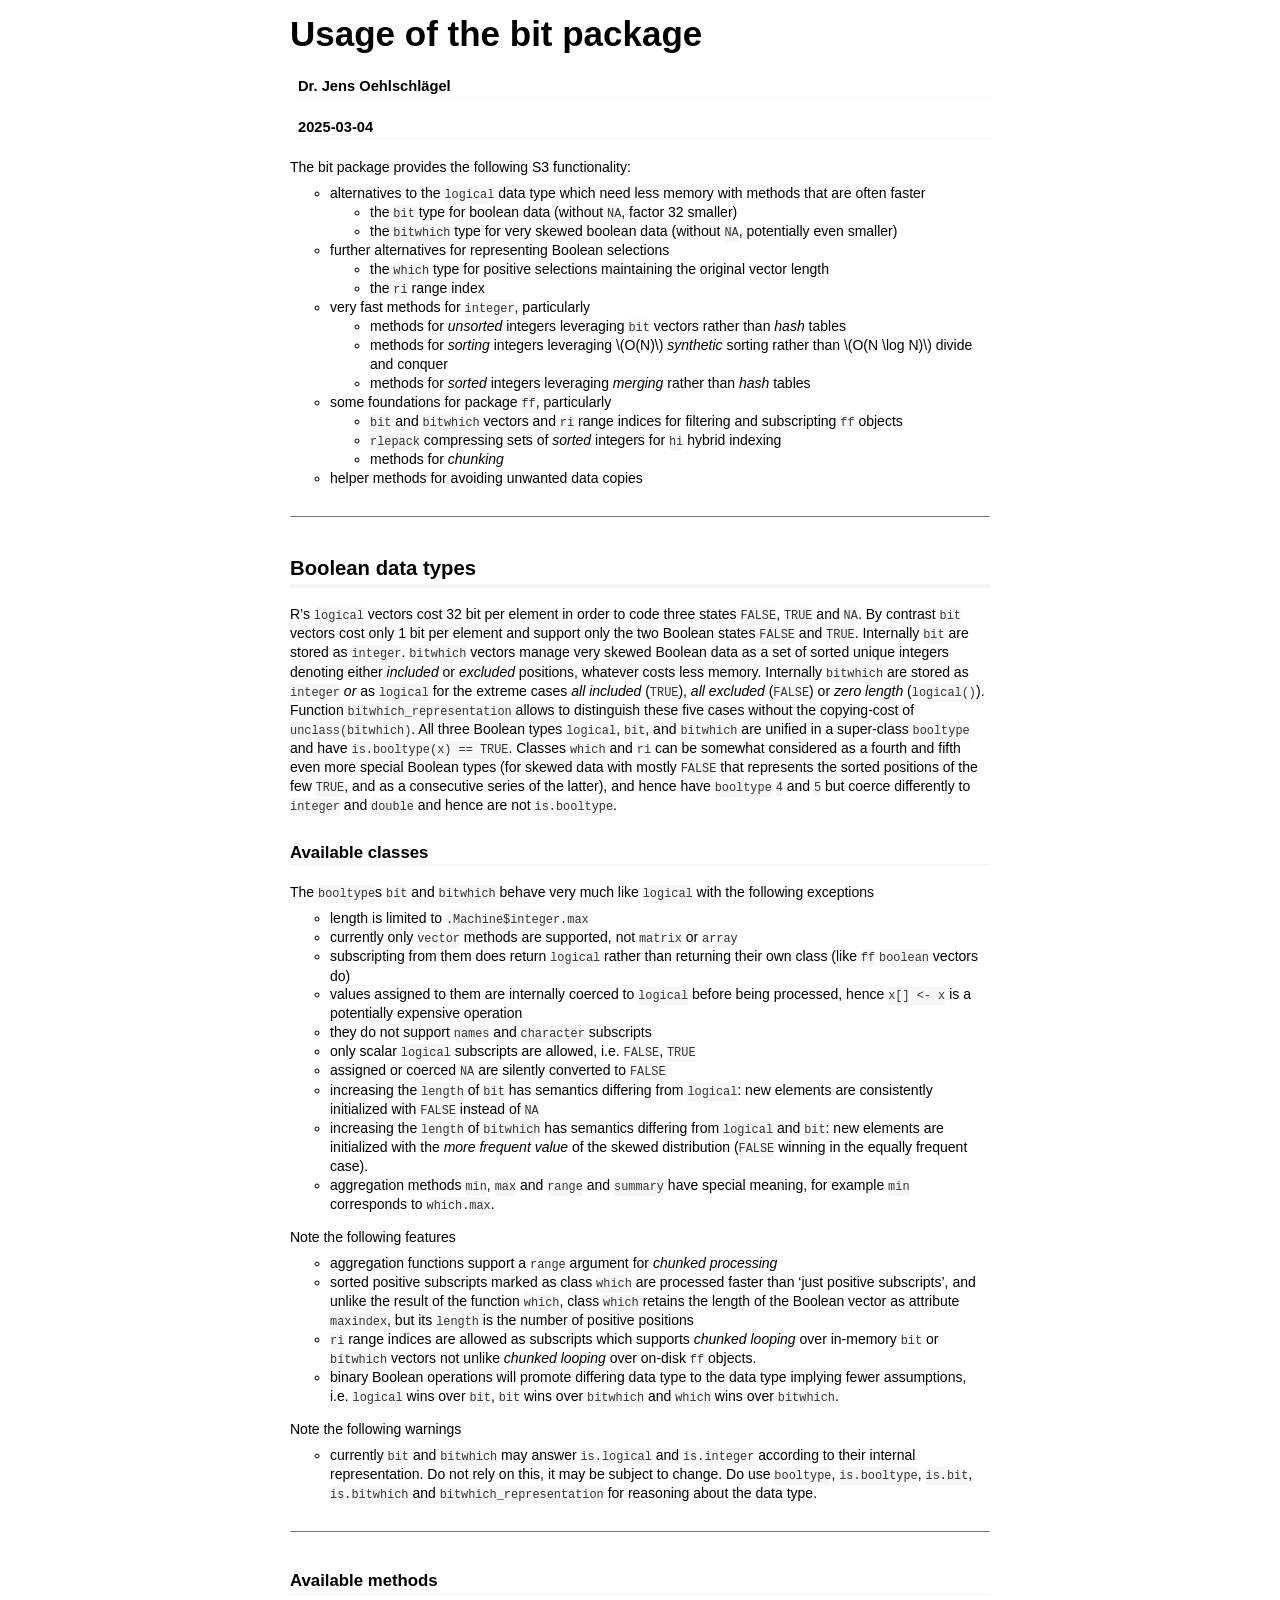
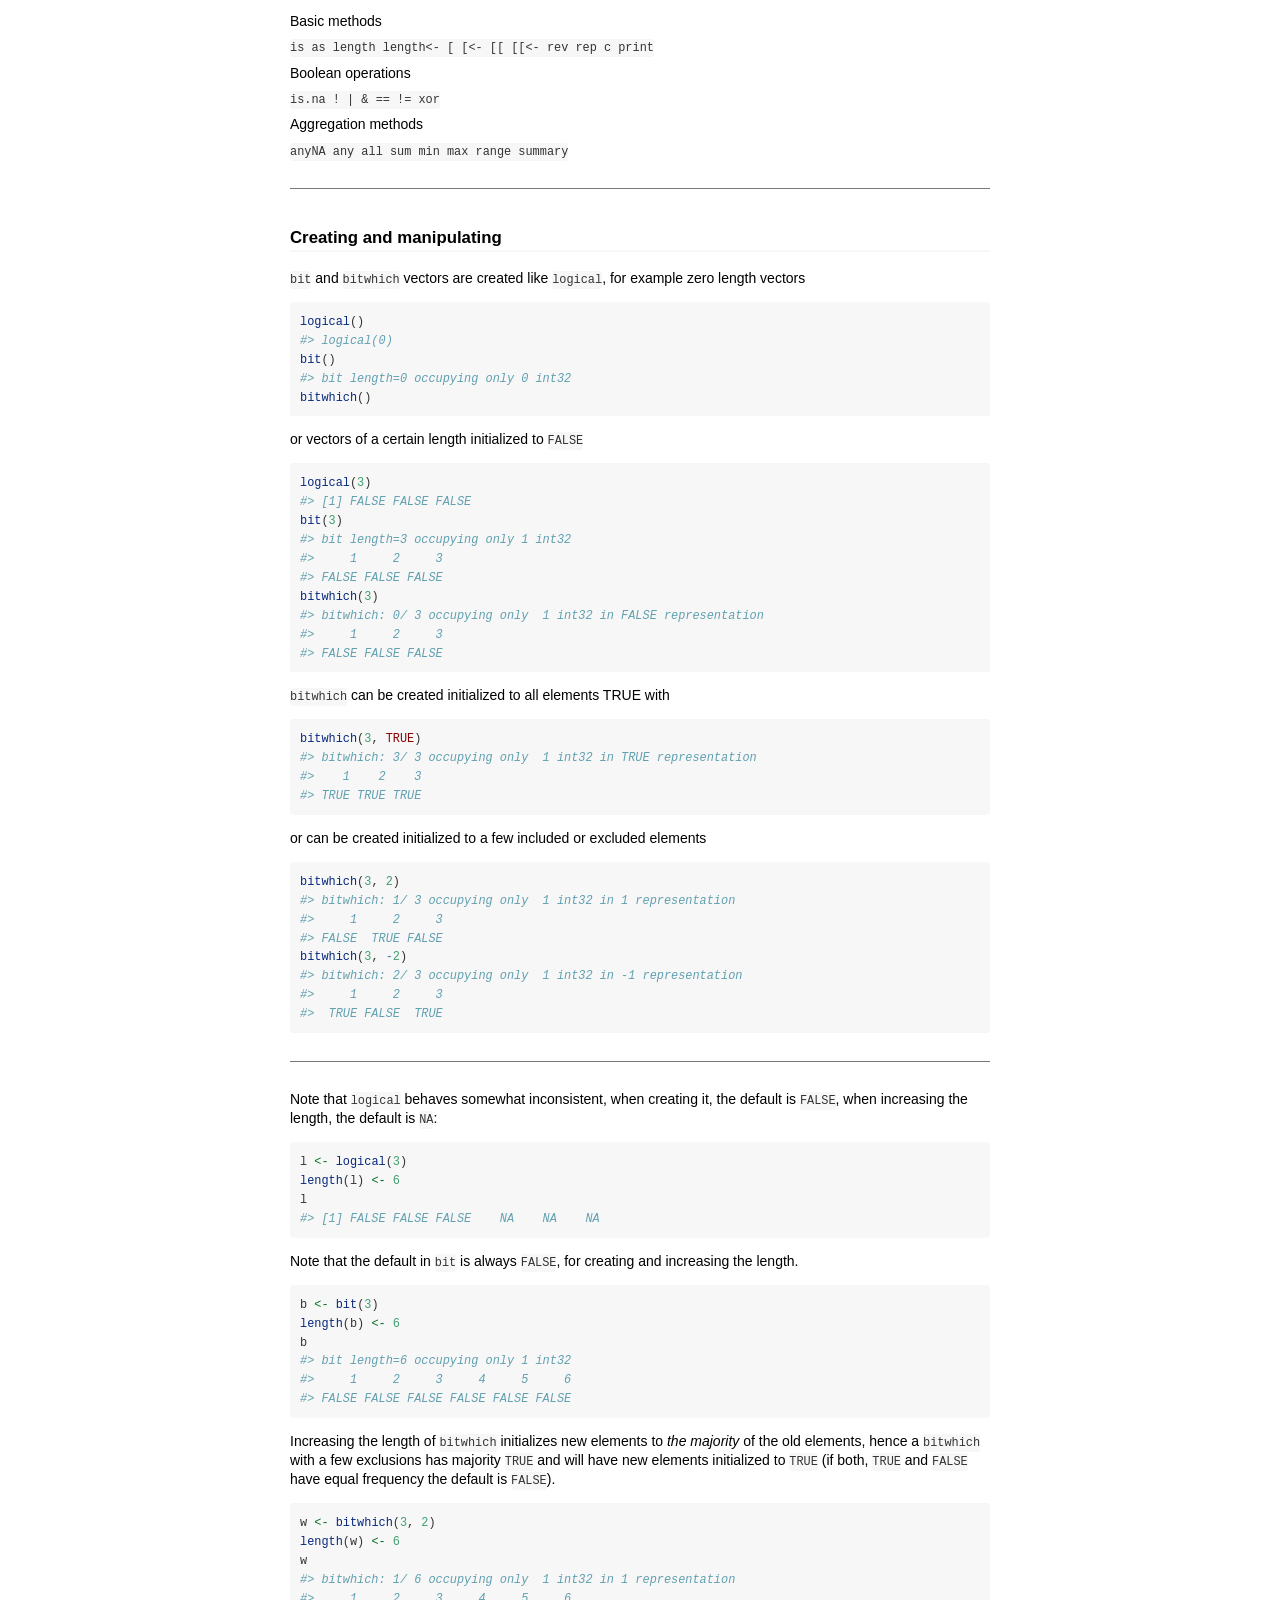
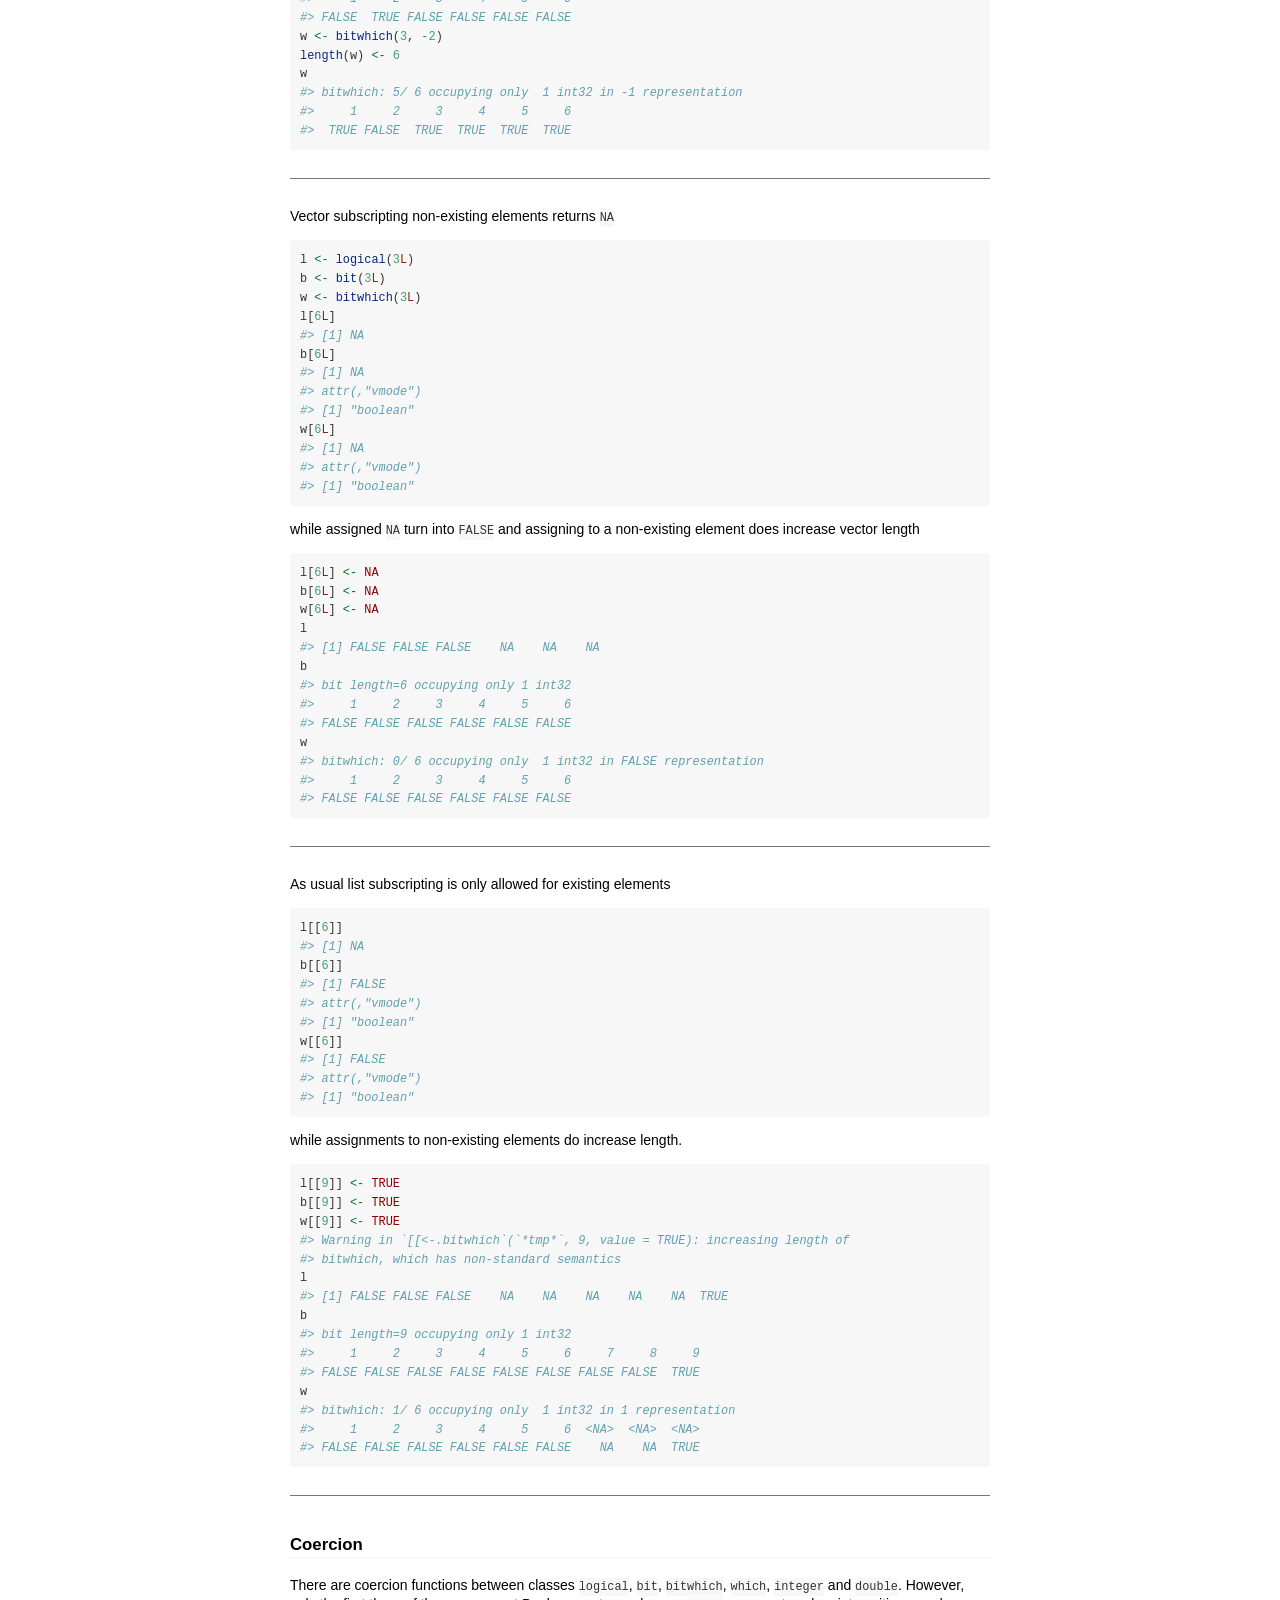
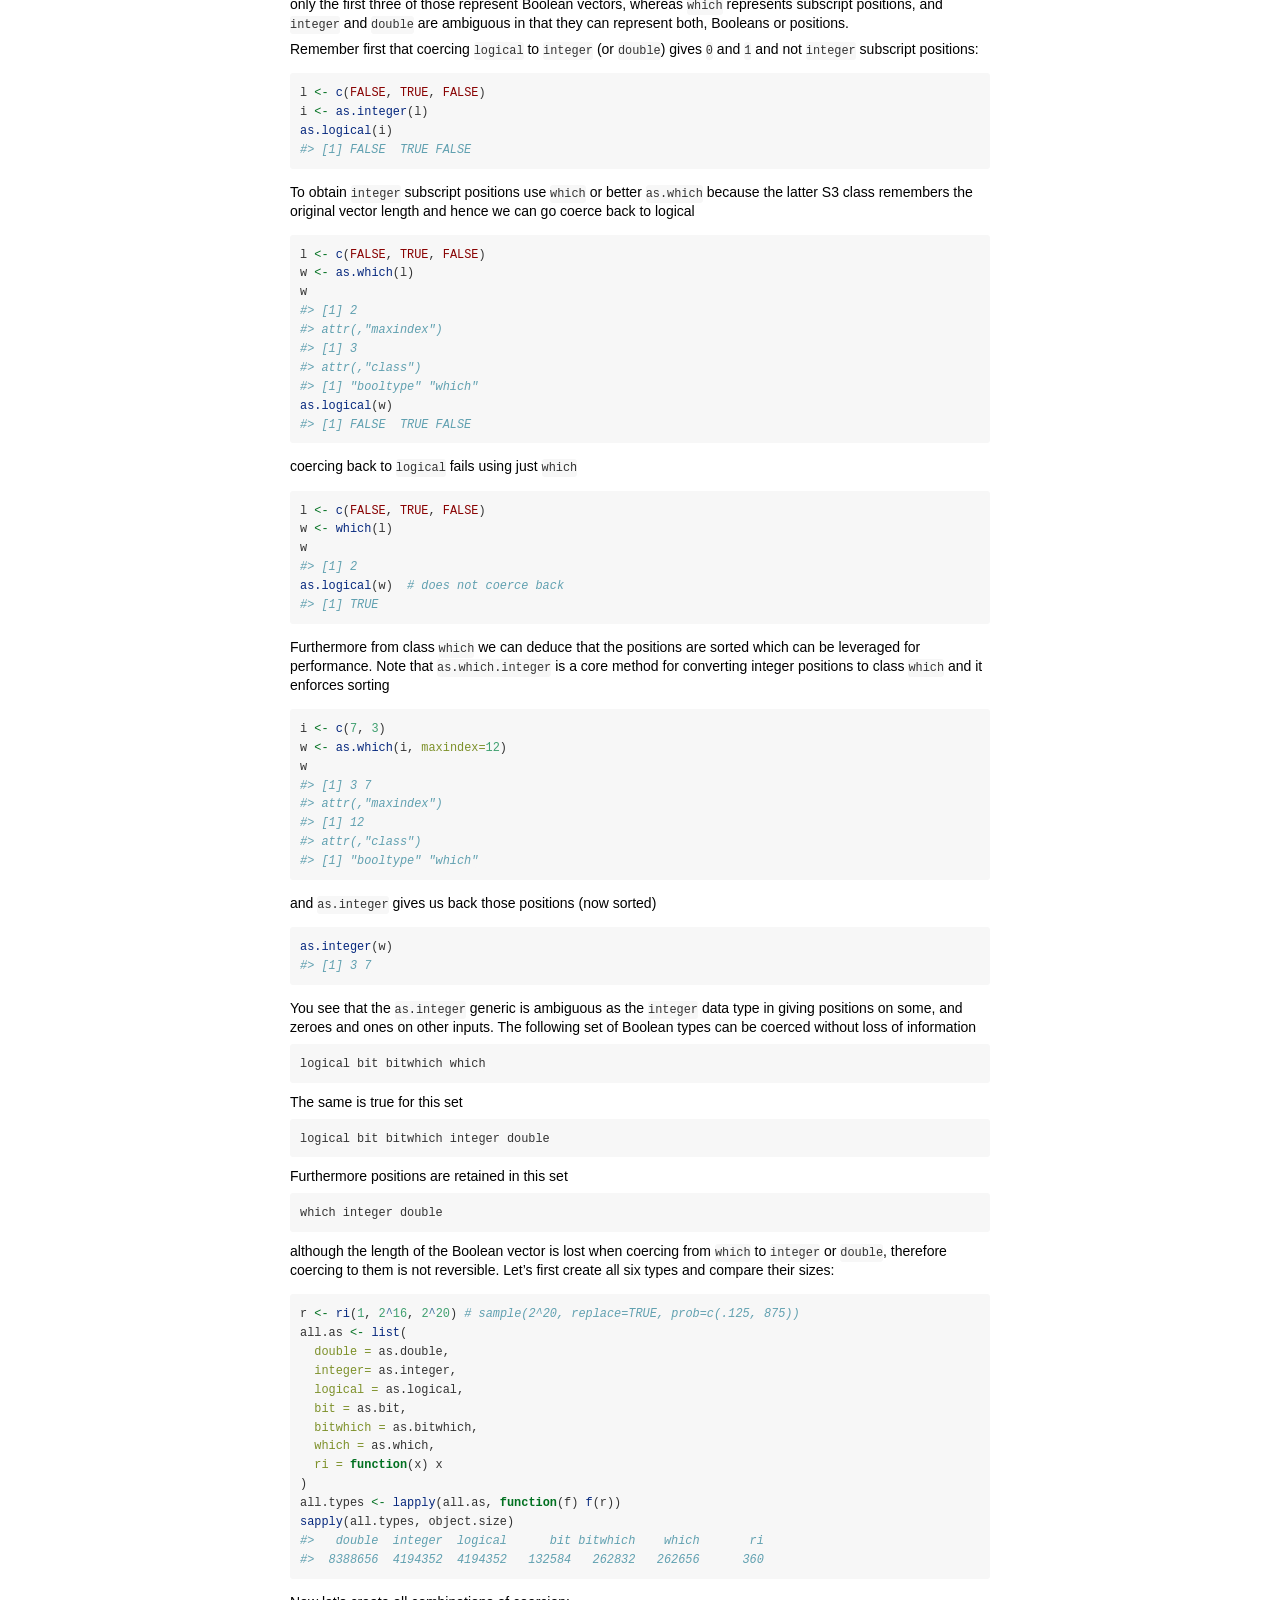
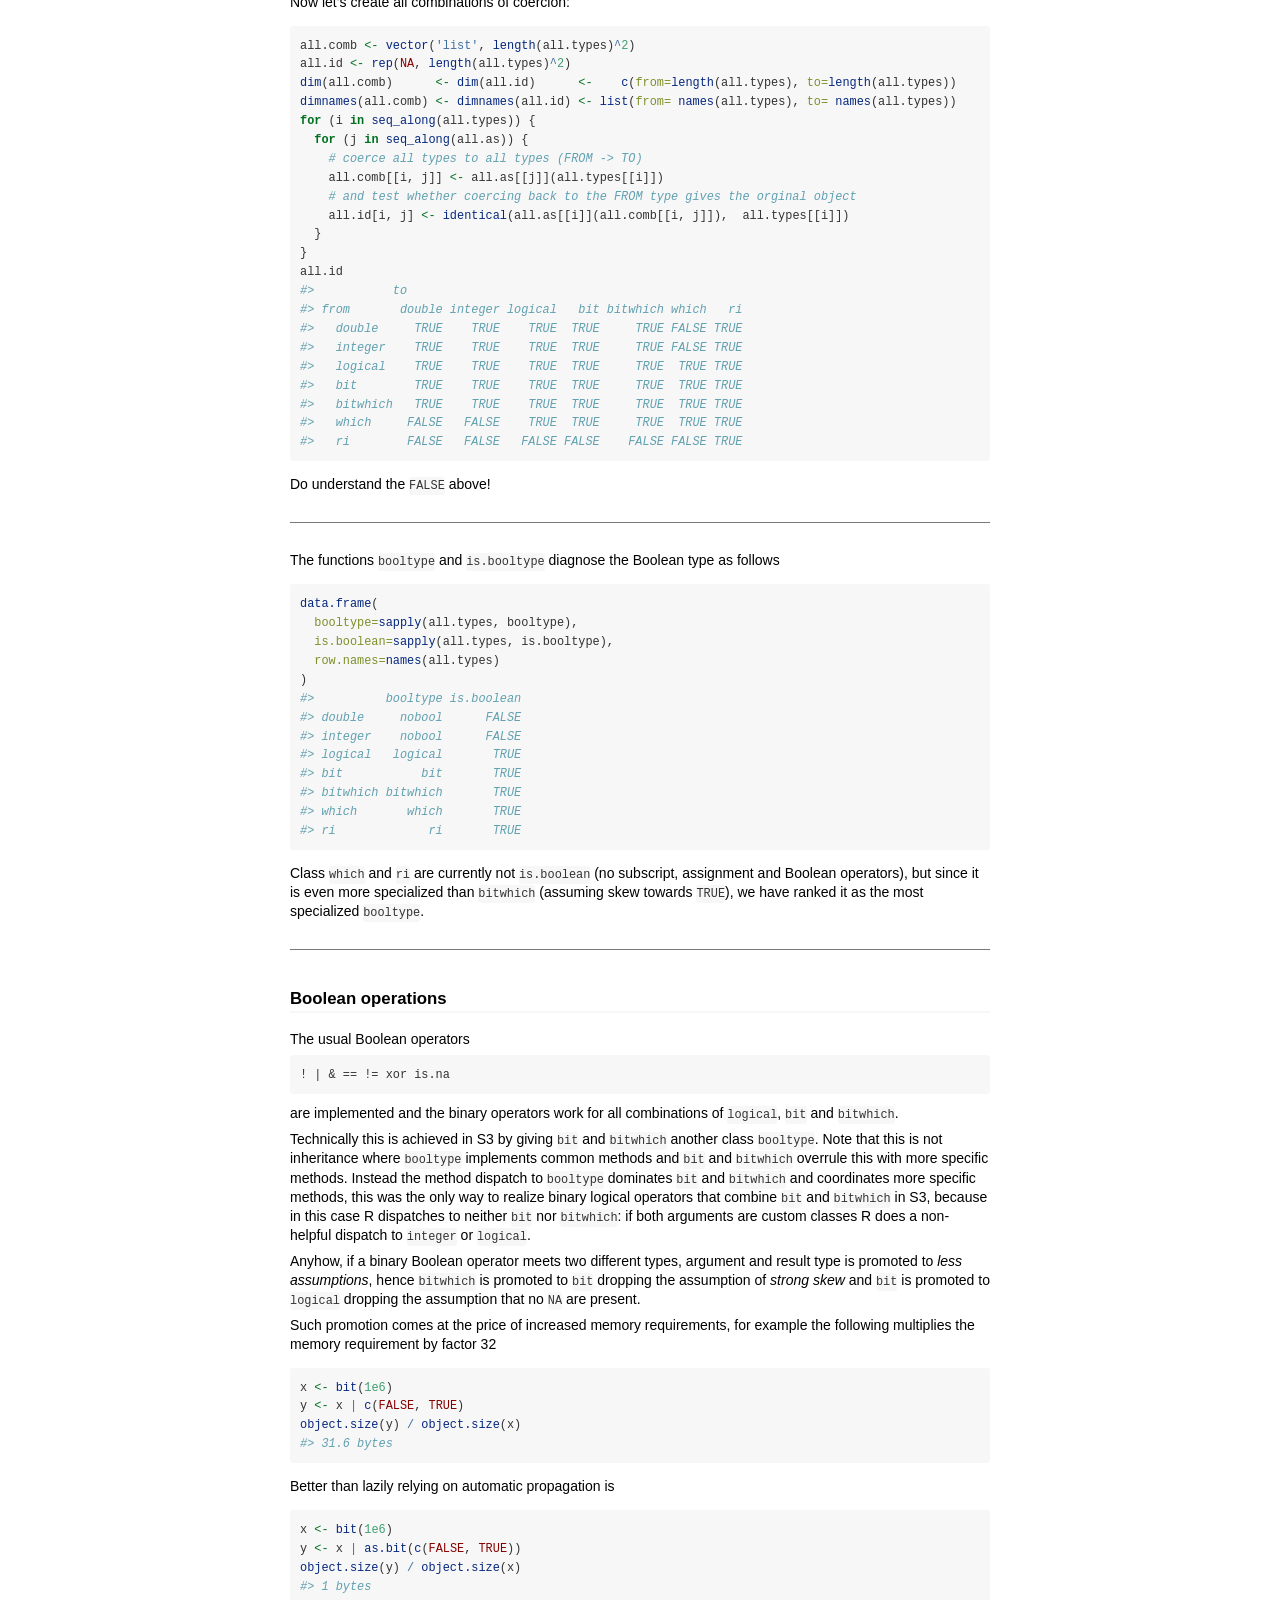
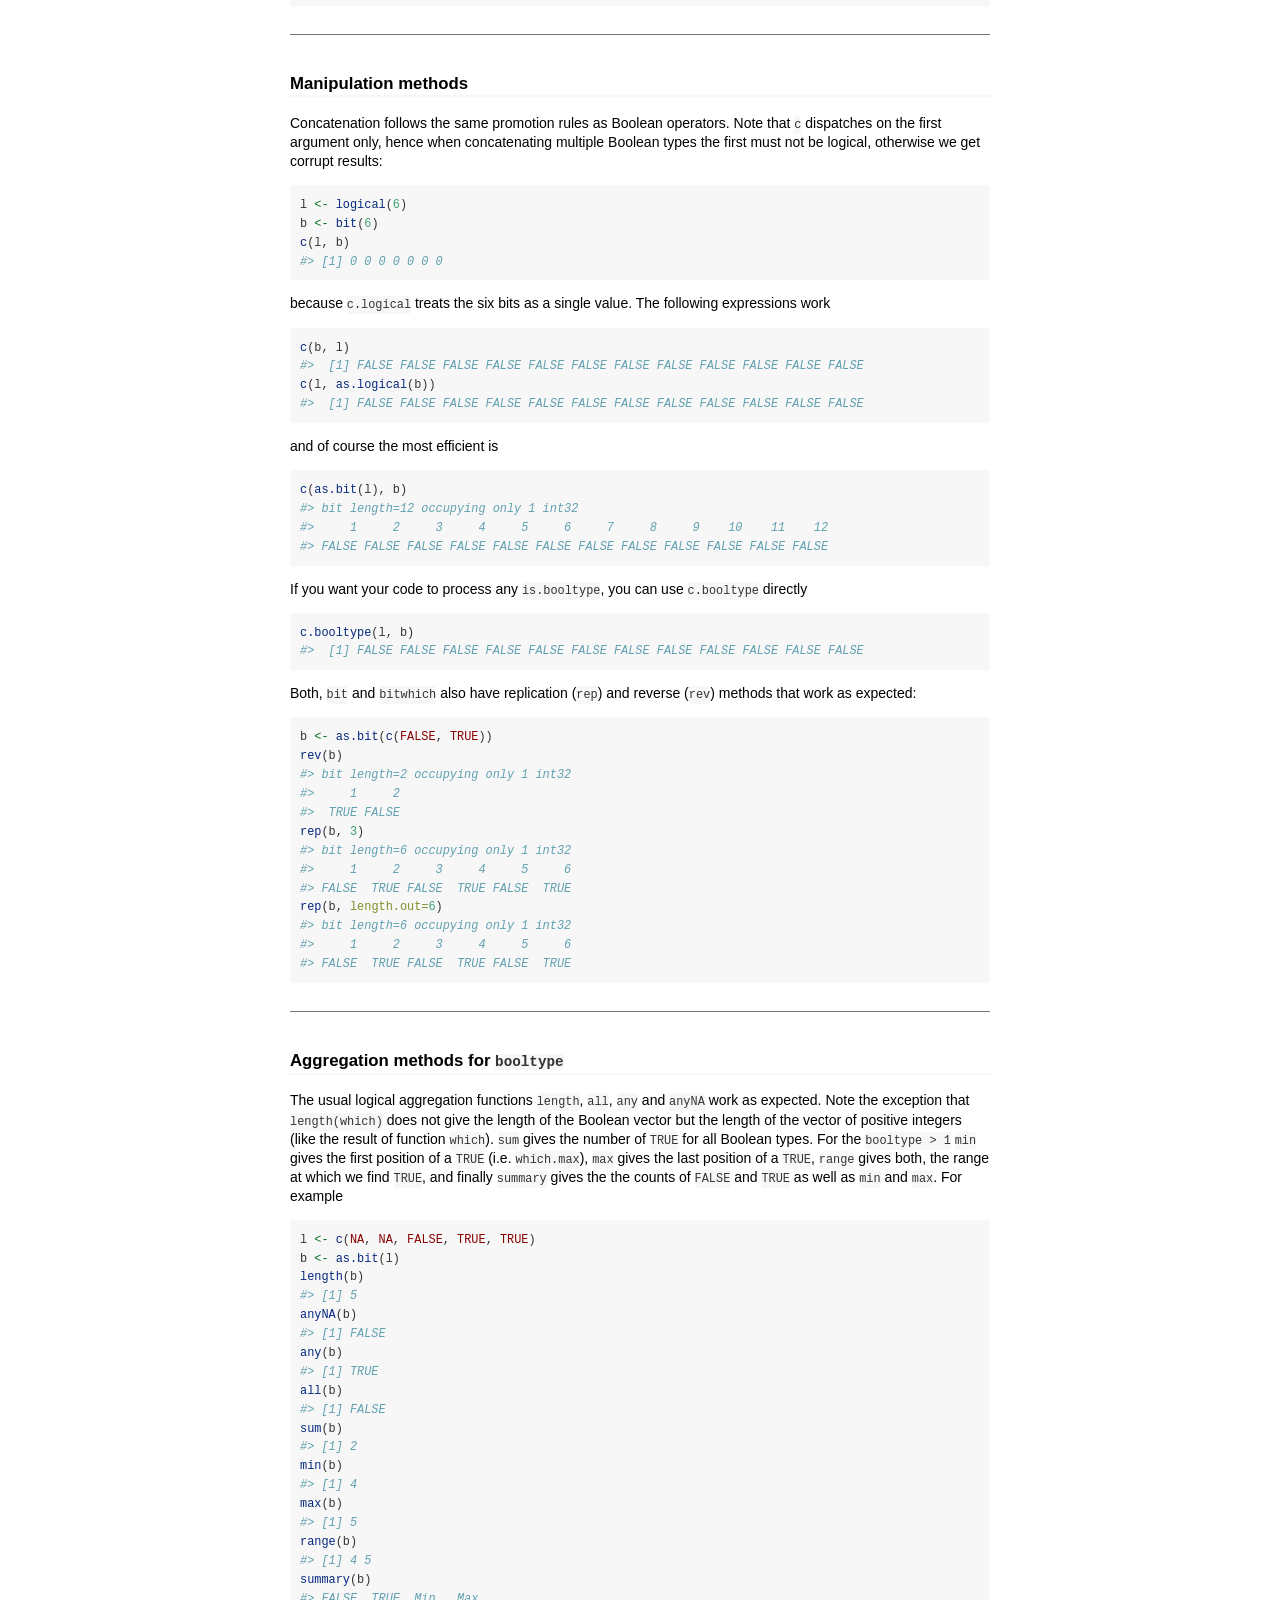
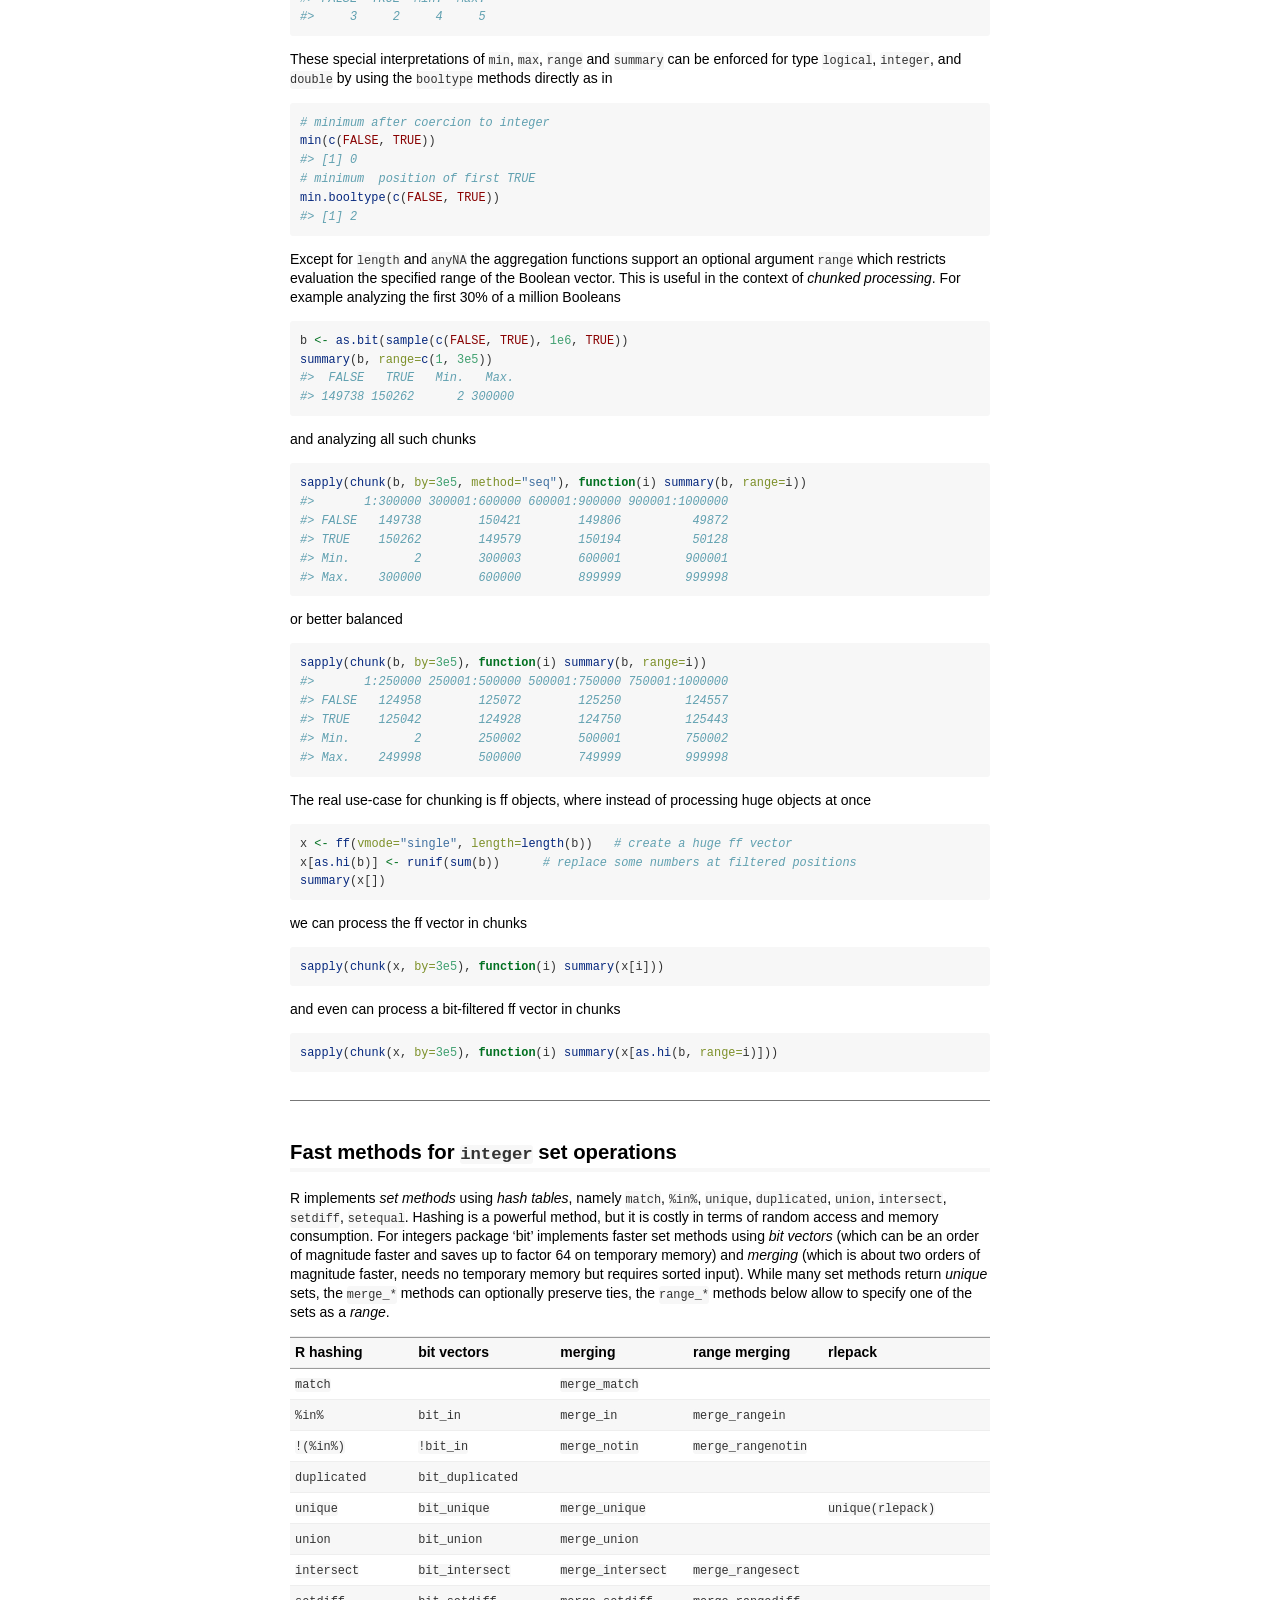
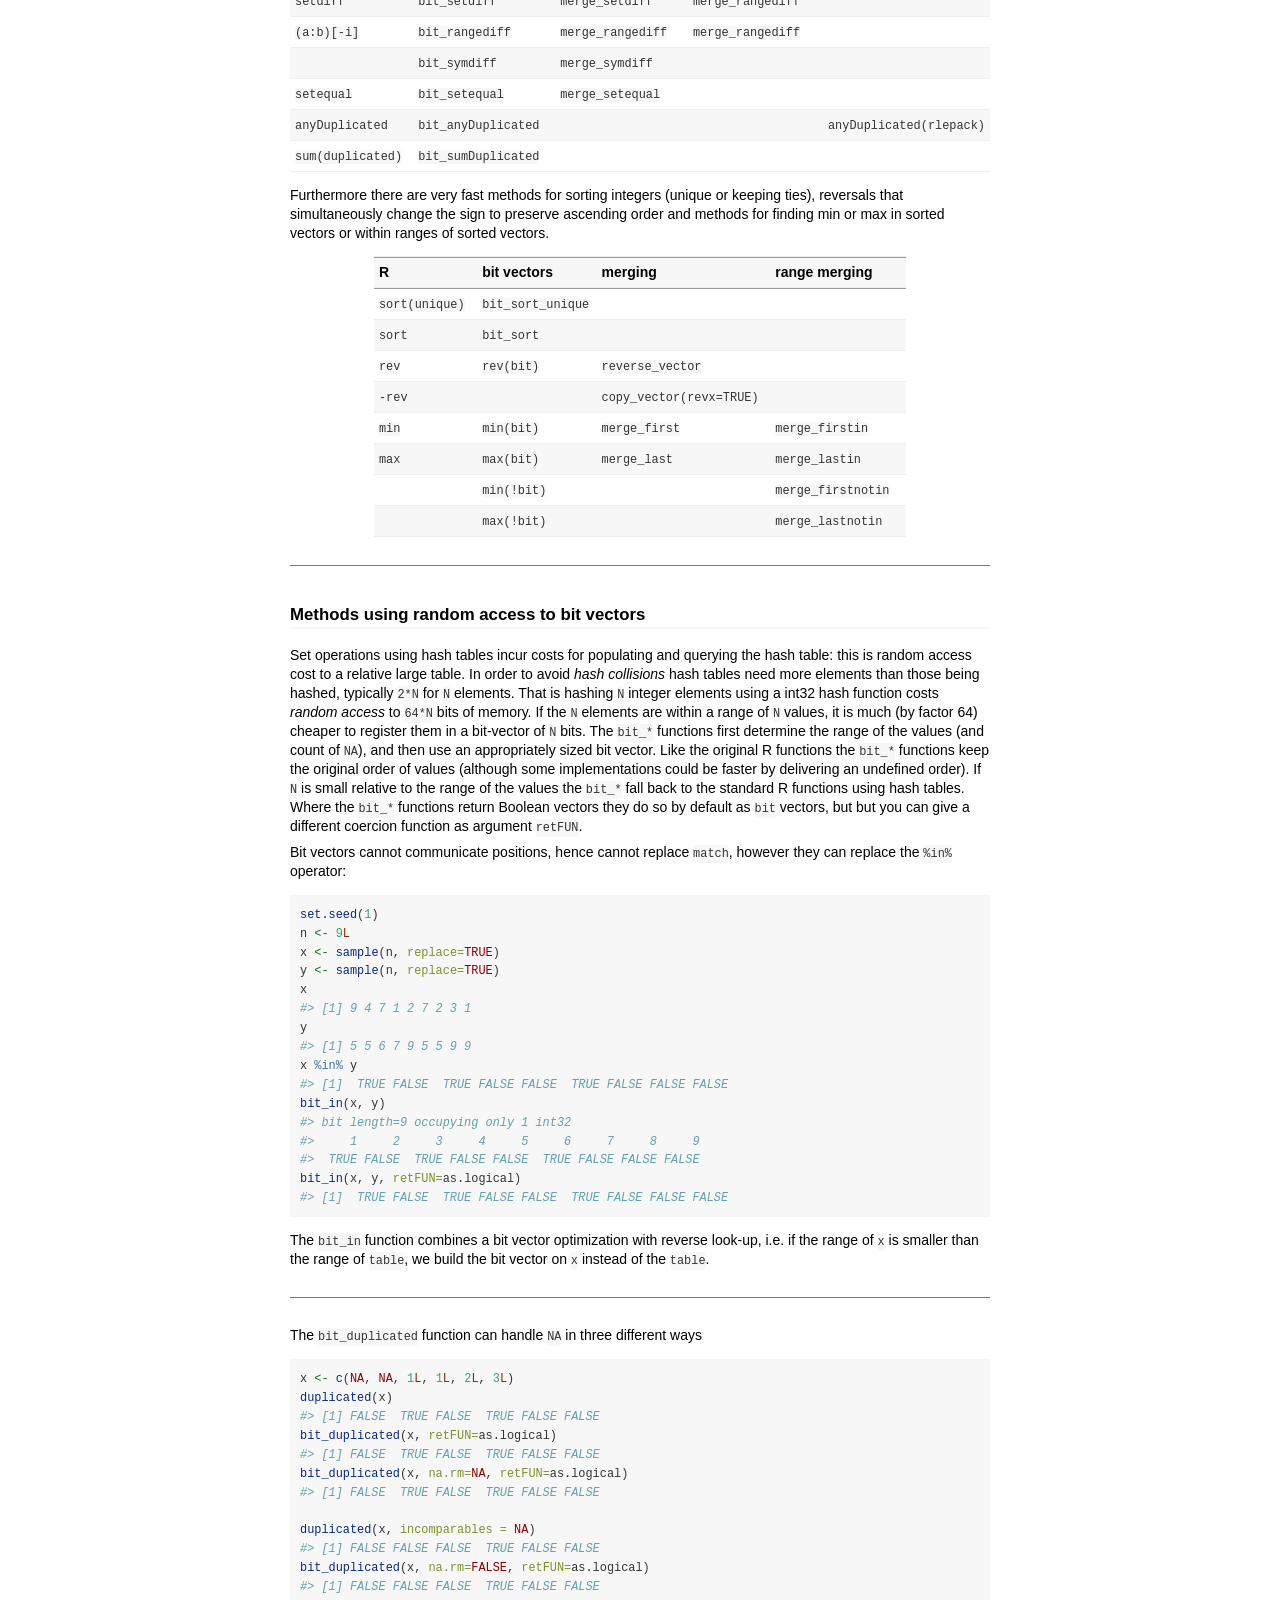
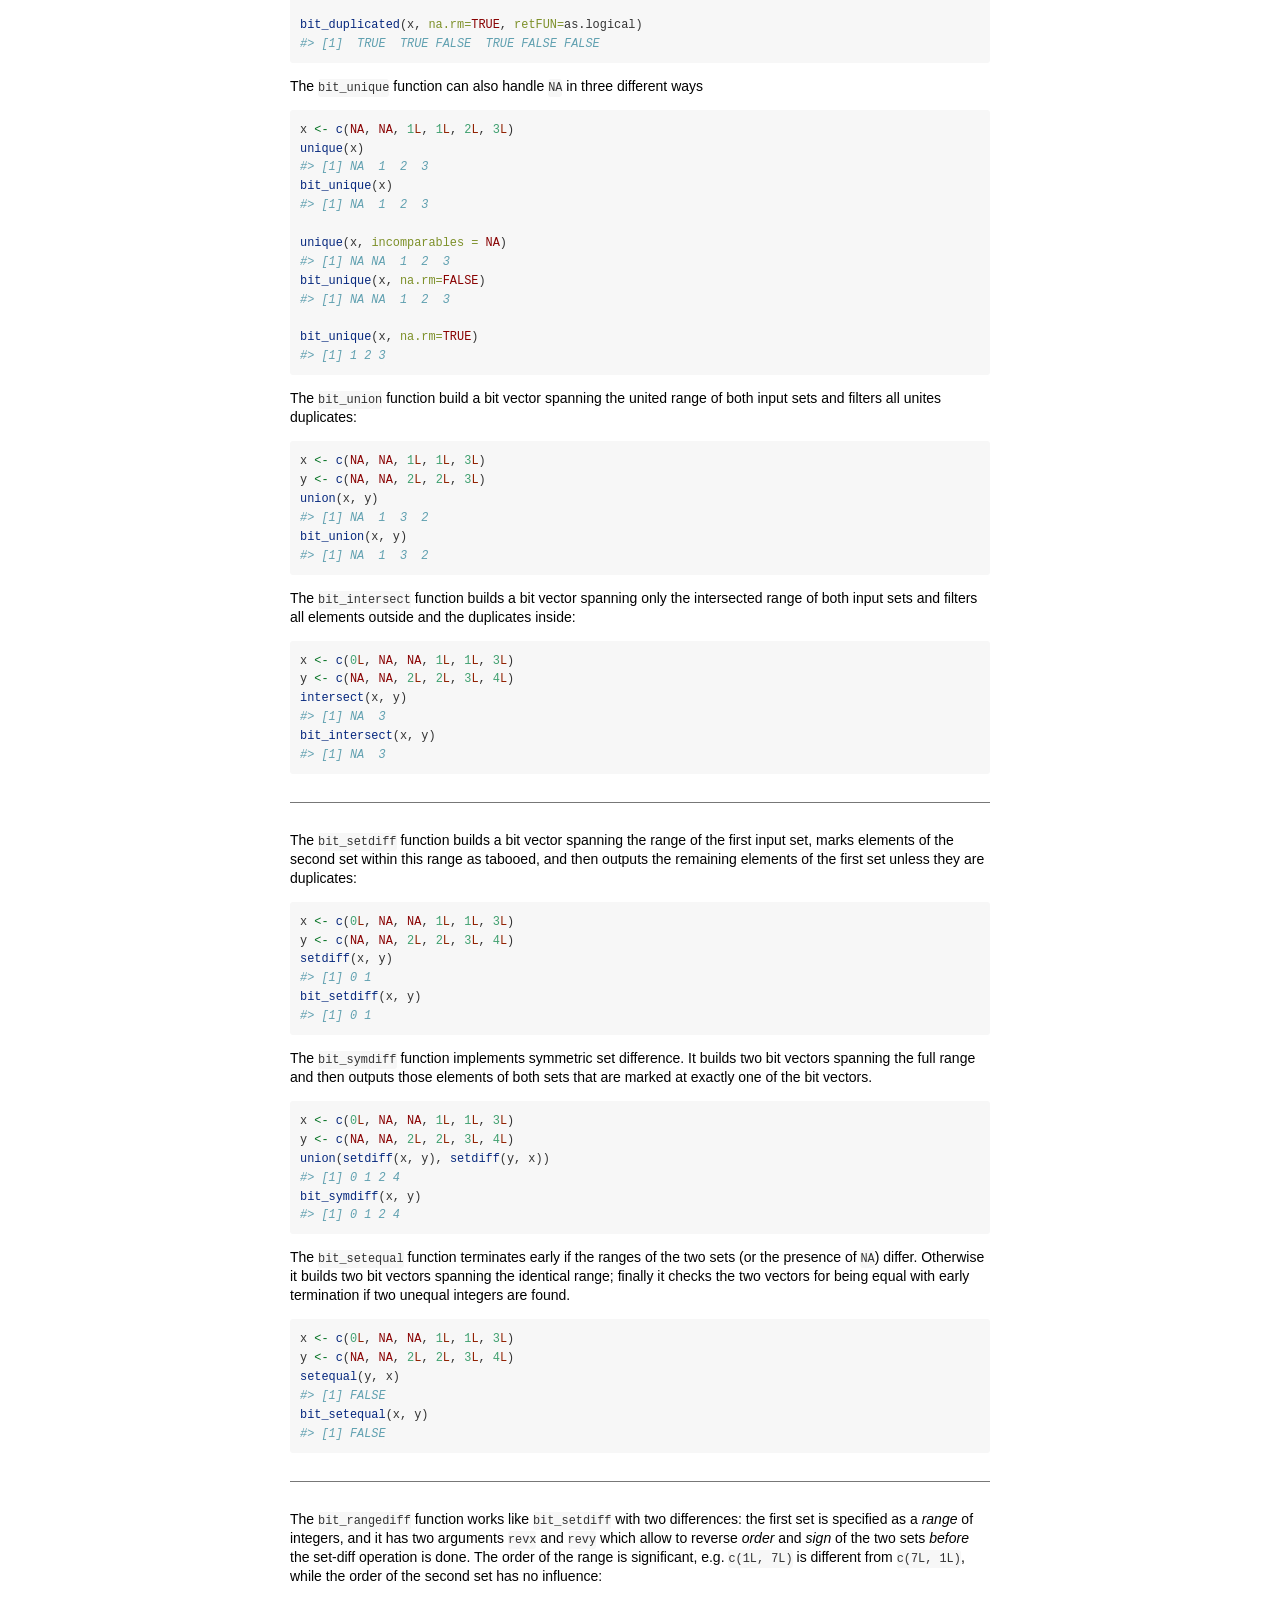
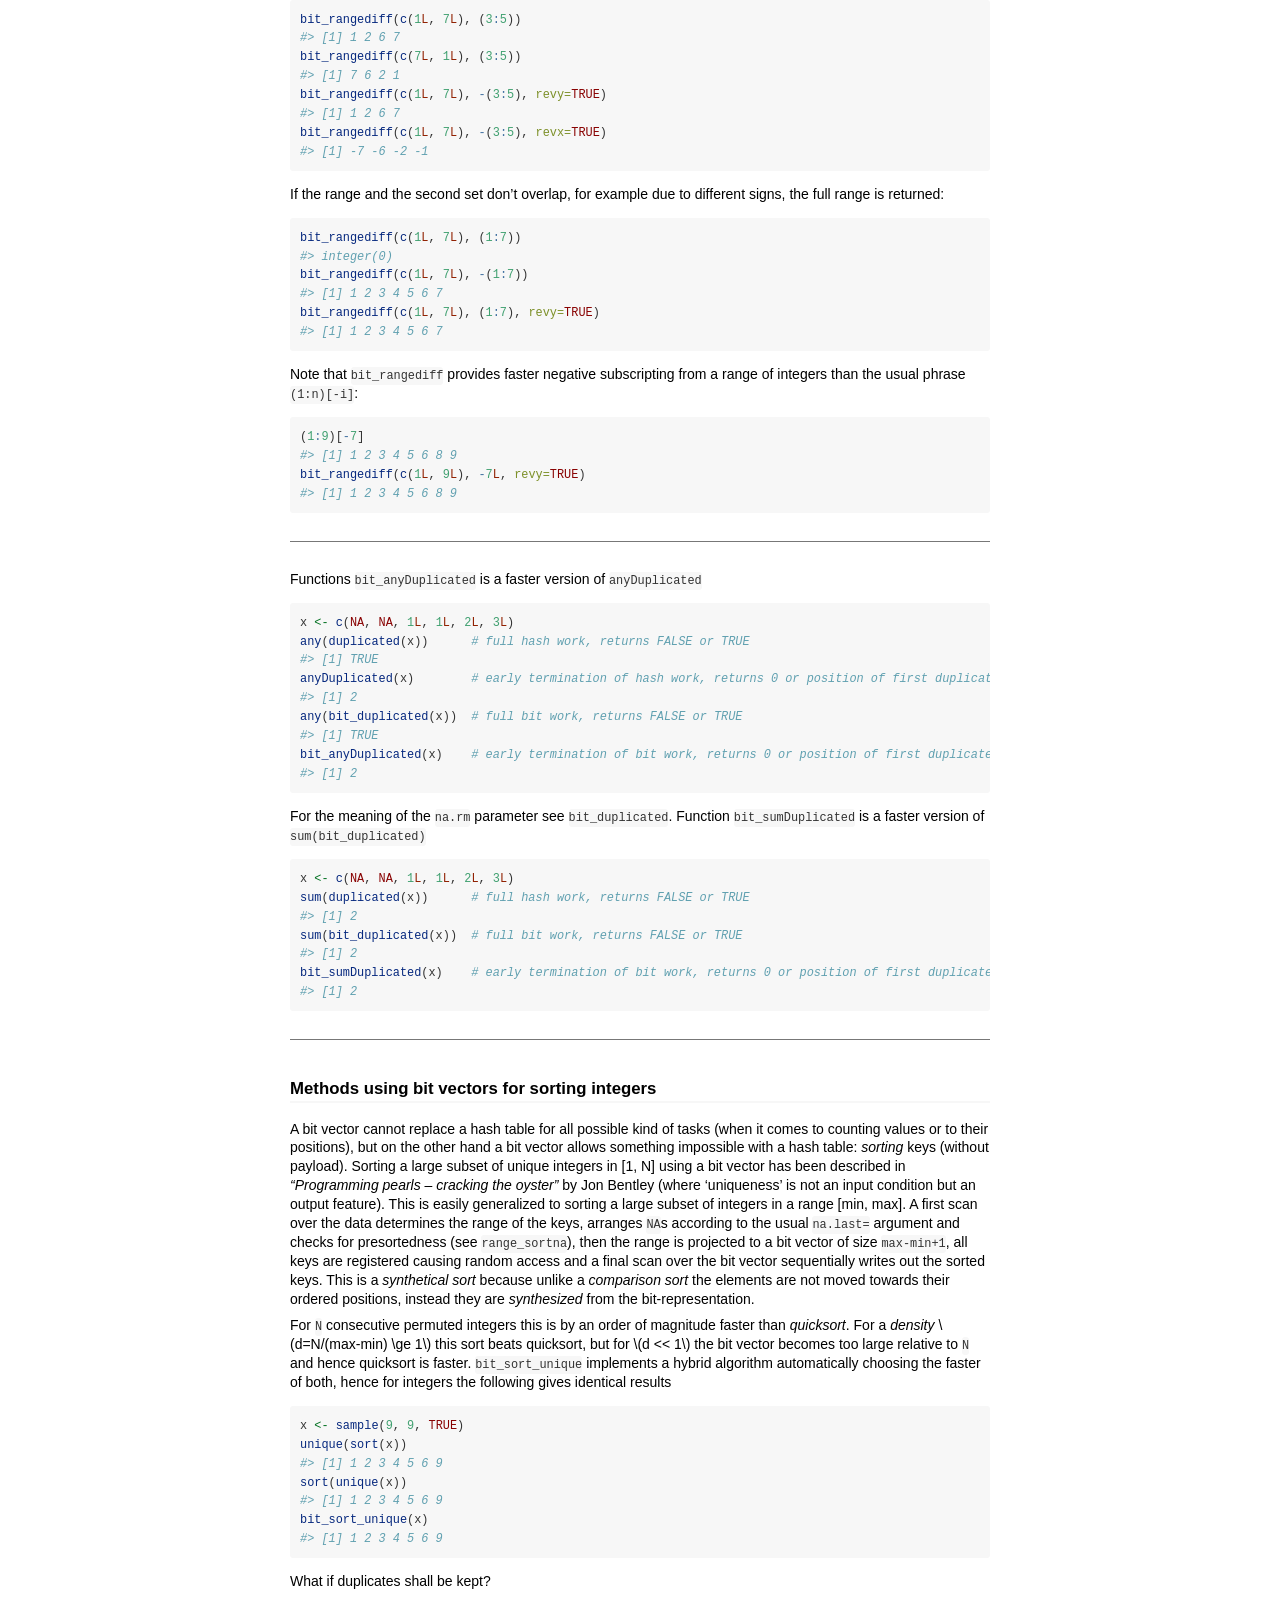
<file: tools/r-library/bit/doc/bit-usage.html>
<!DOCTYPE html>

<html>

<head>

<meta charset="utf-8" />
<meta name="generator" content="pandoc" />
<meta http-equiv="X-UA-Compatible" content="IE=EDGE" />

<meta name="viewport" content="width=device-width, initial-scale=1" />

<meta name="author" content="Dr. Jens Oehlschlägel" />

<meta name="date" content="2025-03-04" />

<title>Usage of the bit package</title>

<script>// Pandoc 2.9 adds attributes on both header and div. We remove the former (to
// be compatible with the behavior of Pandoc < 2.8).
document.addEventListener('DOMContentLoaded', function(e) {
  var hs = document.querySelectorAll("div.section[class*='level'] > :first-child");
  var i, h, a;
  for (i = 0; i < hs.length; i++) {
    h = hs[i];
    if (!/^h[1-6]$/i.test(h.tagName)) continue;  // it should be a header h1-h6
    a = h.attributes;
    while (a.length > 0) h.removeAttribute(a[0].name);
  }
});
</script>

<style type="text/css">
code{white-space: pre-wrap;}
span.smallcaps{font-variant: small-caps;}
span.underline{text-decoration: underline;}
div.column{display: inline-block; vertical-align: top; width: 50%;}
div.hanging-indent{margin-left: 1.5em; text-indent: -1.5em;}
ul.task-list{list-style: none;}
</style>



<style type="text/css">
code {
white-space: pre;
}
.sourceCode {
overflow: visible;
}
</style>
<style type="text/css" data-origin="pandoc">
pre > code.sourceCode { white-space: pre; position: relative; }
pre > code.sourceCode > span { line-height: 1.25; }
pre > code.sourceCode > span:empty { height: 1.2em; }
.sourceCode { overflow: visible; }
code.sourceCode > span { color: inherit; text-decoration: inherit; }
div.sourceCode { margin: 1em 0; }
pre.sourceCode { margin: 0; }
@media screen {
div.sourceCode { overflow: auto; }
}
@media print {
pre > code.sourceCode { white-space: pre-wrap; }
pre > code.sourceCode > span { text-indent: -5em; padding-left: 5em; }
}
pre.numberSource code
{ counter-reset: source-line 0; }
pre.numberSource code > span
{ position: relative; left: -4em; counter-increment: source-line; }
pre.numberSource code > span > a:first-child::before
{ content: counter(source-line);
position: relative; left: -1em; text-align: right; vertical-align: baseline;
border: none; display: inline-block;
-webkit-touch-callout: none; -webkit-user-select: none;
-khtml-user-select: none; -moz-user-select: none;
-ms-user-select: none; user-select: none;
padding: 0 4px; width: 4em;
color: #aaaaaa;
}
pre.numberSource { margin-left: 3em; border-left: 1px solid #aaaaaa; padding-left: 4px; }
div.sourceCode
{ }
@media screen {
pre > code.sourceCode > span > a:first-child::before { text-decoration: underline; }
}
code span.al { color: #ff0000; font-weight: bold; } 
code span.an { color: #60a0b0; font-weight: bold; font-style: italic; } 
code span.at { color: #7d9029; } 
code span.bn { color: #40a070; } 
code span.bu { color: #008000; } 
code span.cf { color: #007020; font-weight: bold; } 
code span.ch { color: #4070a0; } 
code span.cn { color: #880000; } 
code span.co { color: #60a0b0; font-style: italic; } 
code span.cv { color: #60a0b0; font-weight: bold; font-style: italic; } 
code span.do { color: #ba2121; font-style: italic; } 
code span.dt { color: #902000; } 
code span.dv { color: #40a070; } 
code span.er { color: #ff0000; font-weight: bold; } 
code span.ex { } 
code span.fl { color: #40a070; } 
code span.fu { color: #06287e; } 
code span.im { color: #008000; font-weight: bold; } 
code span.in { color: #60a0b0; font-weight: bold; font-style: italic; } 
code span.kw { color: #007020; font-weight: bold; } 
code span.op { color: #666666; } 
code span.ot { color: #007020; } 
code span.pp { color: #bc7a00; } 
code span.sc { color: #4070a0; } 
code span.ss { color: #bb6688; } 
code span.st { color: #4070a0; } 
code span.va { color: #19177c; } 
code span.vs { color: #4070a0; } 
code span.wa { color: #60a0b0; font-weight: bold; font-style: italic; } 
</style>
<script>
// apply pandoc div.sourceCode style to pre.sourceCode instead
(function() {
  var sheets = document.styleSheets;
  for (var i = 0; i < sheets.length; i++) {
    if (sheets[i].ownerNode.dataset["origin"] !== "pandoc") continue;
    try { var rules = sheets[i].cssRules; } catch (e) { continue; }
    var j = 0;
    while (j < rules.length) {
      var rule = rules[j];
      // check if there is a div.sourceCode rule
      if (rule.type !== rule.STYLE_RULE || rule.selectorText !== "div.sourceCode") {
        j++;
        continue;
      }
      var style = rule.style.cssText;
      // check if color or background-color is set
      if (rule.style.color === '' && rule.style.backgroundColor === '') {
        j++;
        continue;
      }
      // replace div.sourceCode by a pre.sourceCode rule
      sheets[i].deleteRule(j);
      sheets[i].insertRule('pre.sourceCode{' + style + '}', j);
    }
  }
})();
</script>




<style type="text/css">body {
background-color: #fff;
margin: 1em auto;
max-width: 700px;
overflow: visible;
padding-left: 2em;
padding-right: 2em;
font-family: "Open Sans", "Helvetica Neue", Helvetica, Arial, sans-serif;
font-size: 14px;
line-height: 1.35;
}
#TOC {
clear: both;
margin: 0 0 10px 10px;
padding: 4px;
width: 400px;
border: 1px solid #CCCCCC;
border-radius: 5px;
background-color: #f6f6f6;
font-size: 13px;
line-height: 1.3;
}
#TOC .toctitle {
font-weight: bold;
font-size: 15px;
margin-left: 5px;
}
#TOC ul {
padding-left: 40px;
margin-left: -1.5em;
margin-top: 5px;
margin-bottom: 5px;
}
#TOC ul ul {
margin-left: -2em;
}
#TOC li {
line-height: 16px;
}
table {
margin: 1em auto;
border-width: 1px;
border-color: #DDDDDD;
border-style: outset;
border-collapse: collapse;
}
table th {
border-width: 2px;
padding: 5px;
border-style: inset;
}
table td {
border-width: 1px;
border-style: inset;
line-height: 18px;
padding: 5px 5px;
}
table, table th, table td {
border-left-style: none;
border-right-style: none;
}
table thead, table tr.even {
background-color: #f7f7f7;
}
p {
margin: 0.5em 0;
}
blockquote {
background-color: #f6f6f6;
padding: 0.25em 0.75em;
}
hr {
border-style: solid;
border: none;
border-top: 1px solid #777;
margin: 28px 0;
}
dl {
margin-left: 0;
}
dl dd {
margin-bottom: 13px;
margin-left: 13px;
}
dl dt {
font-weight: bold;
}
ul {
margin-top: 0;
}
ul li {
list-style: circle outside;
}
ul ul {
margin-bottom: 0;
}
pre, code {
background-color: #f7f7f7;
border-radius: 3px;
color: #333;
white-space: pre-wrap; 
}
pre {
border-radius: 3px;
margin: 5px 0px 10px 0px;
padding: 10px;
}
pre:not([class]) {
background-color: #f7f7f7;
}
code {
font-family: Consolas, Monaco, 'Courier New', monospace;
font-size: 85%;
}
p > code, li > code {
padding: 2px 0px;
}
div.figure {
text-align: center;
}
img {
background-color: #FFFFFF;
padding: 2px;
border: 1px solid #DDDDDD;
border-radius: 3px;
border: 1px solid #CCCCCC;
margin: 0 5px;
}
h1 {
margin-top: 0;
font-size: 35px;
line-height: 40px;
}
h2 {
border-bottom: 4px solid #f7f7f7;
padding-top: 10px;
padding-bottom: 2px;
font-size: 145%;
}
h3 {
border-bottom: 2px solid #f7f7f7;
padding-top: 10px;
font-size: 120%;
}
h4 {
border-bottom: 1px solid #f7f7f7;
margin-left: 8px;
font-size: 105%;
}
h5, h6 {
border-bottom: 1px solid #ccc;
font-size: 105%;
}
a {
color: #0033dd;
text-decoration: none;
}
a:hover {
color: #6666ff; }
a:visited {
color: #800080; }
a:visited:hover {
color: #BB00BB; }
a[href^="http:"] {
text-decoration: underline; }
a[href^="https:"] {
text-decoration: underline; }

code > span.kw { color: #555; font-weight: bold; } 
code > span.dt { color: #902000; } 
code > span.dv { color: #40a070; } 
code > span.bn { color: #d14; } 
code > span.fl { color: #d14; } 
code > span.ch { color: #d14; } 
code > span.st { color: #d14; } 
code > span.co { color: #888888; font-style: italic; } 
code > span.ot { color: #007020; } 
code > span.al { color: #ff0000; font-weight: bold; } 
code > span.fu { color: #900; font-weight: bold; } 
code > span.er { color: #a61717; background-color: #e3d2d2; } 
</style>




</head>

<body>




<h1 class="title toc-ignore">Usage of the bit package</h1>
<h4 class="author">Dr. Jens Oehlschlägel</h4>
<h4 class="date">2025-03-04</h4>



<p>The bit package provides the following S3 functionality:</p>
<ul>
<li>alternatives to the <code>logical</code> data type which need less
memory with methods that are often faster
<ul>
<li>the <code>bit</code> type for boolean data (without <code>NA</code>,
factor 32 smaller)</li>
<li>the <code>bitwhich</code> type for very skewed boolean data (without
<code>NA</code>, potentially even smaller)</li>
</ul></li>
<li>further alternatives for representing Boolean selections
<ul>
<li>the <code>which</code> type for positive selections maintaining the
original vector length</li>
<li>the <code>ri</code> range index</li>
</ul></li>
<li>very fast methods for <code>integer</code>, particularly
<ul>
<li>methods for <em>unsorted</em> integers leveraging <code>bit</code>
vectors rather than <em>hash</em> tables</li>
<li>methods for <em>sorting</em> integers leveraging <span class="math inline">\(O(N)\)</span> <em>synthetic</em> sorting rather
than <span class="math inline">\(O(N \log N)\)</span> divide and
conquer</li>
<li>methods for <em>sorted</em> integers leveraging <em>merging</em>
rather than <em>hash</em> tables</li>
</ul></li>
<li>some foundations for package <code>ff</code>, particularly
<ul>
<li><code>bit</code> and <code>bitwhich</code> vectors and
<code>ri</code> range indices for filtering and subscripting
<code>ff</code> objects</li>
<li><code>rlepack</code> compressing sets of <em>sorted</em> integers
for <code>hi</code> hybrid indexing</li>
<li>methods for <em>chunking</em></li>
</ul></li>
<li>helper methods for avoiding unwanted data copies</li>
</ul>
<hr />
<div id="boolean-data-types" class="section level2">
<h2>Boolean data types</h2>
<p>R’s <code>logical</code> vectors cost 32 bit per element in order to
code three states <code>FALSE</code>, <code>TRUE</code> and
<code>NA</code>. By contrast <code>bit</code> vectors cost only 1 bit
per element and support only the two Boolean states <code>FALSE</code>
and <code>TRUE</code>. Internally <code>bit</code> are stored as
<code>integer</code>. <code>bitwhich</code> vectors manage very skewed
Boolean data as a set of sorted unique integers denoting either
<em>included</em> or <em>excluded</em> positions, whatever costs less
memory. Internally <code>bitwhich</code> are stored as
<code>integer</code> <em>or</em> as <code>logical</code> for the extreme
cases <em>all included</em> (<code>TRUE</code>), <em>all excluded</em>
(<code>FALSE</code>) or <em>zero length</em> (<code>logical()</code>).
Function <code>bitwhich_representation</code> allows to distinguish
these five cases without the copying-cost of
<code>unclass(bitwhich)</code>. All three Boolean types
<code>logical</code>, <code>bit</code>, and <code>bitwhich</code> are
unified in a super-class <code>booltype</code> and have
<code>is.booltype(x) == TRUE</code>. Classes <code>which</code> and
<code>ri</code> can be somewhat considered as a fourth and fifth even
more special Boolean types (for skewed data with mostly
<code>FALSE</code> that represents the sorted positions of the few
<code>TRUE</code>, and as a consecutive series of the latter), and hence
have <code>booltype</code> <code>4</code> and <code>5</code> but coerce
differently to <code>integer</code> and <code>double</code> and hence
are not <code>is.booltype</code>.</p>
<div id="available-classes" class="section level3">
<h3>Available classes</h3>
<p>The <code>booltype</code>s <code>bit</code> and <code>bitwhich</code>
behave very much like <code>logical</code> with the following
exceptions</p>
<ul>
<li>length is limited to <code>.Machine$integer.max</code></li>
<li>currently only <code>vector</code> methods are supported, not
<code>matrix</code> or <code>array</code></li>
<li>subscripting from them does return <code>logical</code> rather than
returning their own class (like <code>ff</code> <code>boolean</code>
vectors do)</li>
<li>values assigned to them are internally coerced to
<code>logical</code> before being processed, hence
<code>x[] &lt;- x</code> is a potentially expensive operation</li>
<li>they do not support <code>names</code> and <code>character</code>
subscripts</li>
<li>only scalar <code>logical</code> subscripts are allowed,
i.e. <code>FALSE</code>, <code>TRUE</code></li>
<li>assigned or coerced <code>NA</code> are silently converted to
<code>FALSE</code></li>
<li>increasing the <code>length</code> of <code>bit</code> has semantics
differing from <code>logical</code>: new elements are consistently
initialized with <code>FALSE</code> instead of <code>NA</code></li>
<li>increasing the <code>length</code> of <code>bitwhich</code> has
semantics differing from <code>logical</code> and <code>bit</code>: new
elements are initialized with the <em>more frequent value</em> of the
skewed distribution (<code>FALSE</code> winning in the equally frequent
case).</li>
<li>aggregation methods <code>min</code>, <code>max</code> and
<code>range</code> and <code>summary</code> have special meaning, for
example <code>min</code> corresponds to <code>which.max</code>.</li>
</ul>
<p>Note the following features</p>
<ul>
<li>aggregation functions support a <code>range</code> argument for
<em>chunked processing</em></li>
<li>sorted positive subscripts marked as class <code>which</code> are
processed faster than ‘just positive subscripts’, and unlike the result
of the function <code>which</code>, class <code>which</code> retains the
length of the Boolean vector as attribute <code>maxindex</code>, but its
<code>length</code> is the number of positive positions</li>
<li><code>ri</code> range indices are allowed as subscripts which
supports <em>chunked looping</em> over in-memory <code>bit</code> or
<code>bitwhich</code> vectors not unlike <em>chunked looping</em> over
on-disk <code>ff</code> objects.</li>
<li>binary Boolean operations will promote differing data type to the
data type implying fewer assumptions, i.e. <code>logical</code> wins
over <code>bit</code>, <code>bit</code> wins over <code>bitwhich</code>
and <code>which</code> wins over <code>bitwhich</code>.</li>
</ul>
<p>Note the following warnings</p>
<ul>
<li>currently <code>bit</code> and <code>bitwhich</code> may answer
<code>is.logical</code> and <code>is.integer</code> according to their
internal representation. Do not rely on this, it may be subject to
change. Do use <code>booltype</code>, <code>is.booltype</code>,
<code>is.bit</code>, <code>is.bitwhich</code> and
<code>bitwhich_representation</code> for reasoning about the data
type.</li>
</ul>
<hr />
</div>
<div id="available-methods" class="section level3">
<h3>Available methods</h3>
<p>Basic methods</p>
<p><code>is as length length&lt;- [ [&lt;- [[ [[&lt;- rev rep c print</code></p>
<p>Boolean operations</p>
<p><code>is.na ! | &amp; == != xor</code></p>
<p>Aggregation methods</p>
<p><code>anyNA any all sum min max range summary</code></p>
<hr />
</div>
<div id="creating-and-manipulating" class="section level3">
<h3>Creating and manipulating</h3>
<p><code>bit</code> and <code>bitwhich</code> vectors are created like
<code>logical</code>, for example zero length vectors</p>
<div class="sourceCode" id="cb1"><pre class="sourceCode r"><code class="sourceCode r"><span id="cb1-1"><a href="#cb1-1" tabindex="-1"></a><span class="fu">logical</span>()</span>
<span id="cb1-2"><a href="#cb1-2" tabindex="-1"></a><span class="co">#&gt; logical(0)</span></span>
<span id="cb1-3"><a href="#cb1-3" tabindex="-1"></a><span class="fu">bit</span>()</span>
<span id="cb1-4"><a href="#cb1-4" tabindex="-1"></a><span class="co">#&gt; bit length=0 occupying only 0 int32</span></span>
<span id="cb1-5"><a href="#cb1-5" tabindex="-1"></a><span class="fu">bitwhich</span>()</span></code></pre></div>
<p>or vectors of a certain length initialized to <code>FALSE</code></p>
<div class="sourceCode" id="cb2"><pre class="sourceCode r"><code class="sourceCode r"><span id="cb2-1"><a href="#cb2-1" tabindex="-1"></a><span class="fu">logical</span>(<span class="dv">3</span>)</span>
<span id="cb2-2"><a href="#cb2-2" tabindex="-1"></a><span class="co">#&gt; [1] FALSE FALSE FALSE</span></span>
<span id="cb2-3"><a href="#cb2-3" tabindex="-1"></a><span class="fu">bit</span>(<span class="dv">3</span>)</span>
<span id="cb2-4"><a href="#cb2-4" tabindex="-1"></a><span class="co">#&gt; bit length=3 occupying only 1 int32</span></span>
<span id="cb2-5"><a href="#cb2-5" tabindex="-1"></a><span class="co">#&gt;     1     2     3 </span></span>
<span id="cb2-6"><a href="#cb2-6" tabindex="-1"></a><span class="co">#&gt; FALSE FALSE FALSE</span></span>
<span id="cb2-7"><a href="#cb2-7" tabindex="-1"></a><span class="fu">bitwhich</span>(<span class="dv">3</span>)</span>
<span id="cb2-8"><a href="#cb2-8" tabindex="-1"></a><span class="co">#&gt; bitwhich: 0/ 3 occupying only  1 int32 in FALSE representation</span></span>
<span id="cb2-9"><a href="#cb2-9" tabindex="-1"></a><span class="co">#&gt;     1     2     3 </span></span>
<span id="cb2-10"><a href="#cb2-10" tabindex="-1"></a><span class="co">#&gt; FALSE FALSE FALSE</span></span></code></pre></div>
<p><code>bitwhich</code> can be created initialized to all elements TRUE
with</p>
<div class="sourceCode" id="cb3"><pre class="sourceCode r"><code class="sourceCode r"><span id="cb3-1"><a href="#cb3-1" tabindex="-1"></a><span class="fu">bitwhich</span>(<span class="dv">3</span>, <span class="cn">TRUE</span>)</span>
<span id="cb3-2"><a href="#cb3-2" tabindex="-1"></a><span class="co">#&gt; bitwhich: 3/ 3 occupying only  1 int32 in TRUE representation</span></span>
<span id="cb3-3"><a href="#cb3-3" tabindex="-1"></a><span class="co">#&gt;    1    2    3 </span></span>
<span id="cb3-4"><a href="#cb3-4" tabindex="-1"></a><span class="co">#&gt; TRUE TRUE TRUE</span></span></code></pre></div>
<p>or can be created initialized to a few included or excluded
elements</p>
<div class="sourceCode" id="cb4"><pre class="sourceCode r"><code class="sourceCode r"><span id="cb4-1"><a href="#cb4-1" tabindex="-1"></a><span class="fu">bitwhich</span>(<span class="dv">3</span>, <span class="dv">2</span>)</span>
<span id="cb4-2"><a href="#cb4-2" tabindex="-1"></a><span class="co">#&gt; bitwhich: 1/ 3 occupying only  1 int32 in 1 representation</span></span>
<span id="cb4-3"><a href="#cb4-3" tabindex="-1"></a><span class="co">#&gt;     1     2     3 </span></span>
<span id="cb4-4"><a href="#cb4-4" tabindex="-1"></a><span class="co">#&gt; FALSE  TRUE FALSE</span></span>
<span id="cb4-5"><a href="#cb4-5" tabindex="-1"></a><span class="fu">bitwhich</span>(<span class="dv">3</span>, <span class="sc">-</span><span class="dv">2</span>)</span>
<span id="cb4-6"><a href="#cb4-6" tabindex="-1"></a><span class="co">#&gt; bitwhich: 2/ 3 occupying only  1 int32 in -1 representation</span></span>
<span id="cb4-7"><a href="#cb4-7" tabindex="-1"></a><span class="co">#&gt;     1     2     3 </span></span>
<span id="cb4-8"><a href="#cb4-8" tabindex="-1"></a><span class="co">#&gt;  TRUE FALSE  TRUE</span></span></code></pre></div>
<hr />
<p>Note that <code>logical</code> behaves somewhat inconsistent, when
creating it, the default is <code>FALSE</code>, when increasing the
length, the default is <code>NA</code>:</p>
<div class="sourceCode" id="cb5"><pre class="sourceCode r"><code class="sourceCode r"><span id="cb5-1"><a href="#cb5-1" tabindex="-1"></a>l <span class="ot">&lt;-</span> <span class="fu">logical</span>(<span class="dv">3</span>)</span>
<span id="cb5-2"><a href="#cb5-2" tabindex="-1"></a><span class="fu">length</span>(l) <span class="ot">&lt;-</span> <span class="dv">6</span></span>
<span id="cb5-3"><a href="#cb5-3" tabindex="-1"></a>l</span>
<span id="cb5-4"><a href="#cb5-4" tabindex="-1"></a><span class="co">#&gt; [1] FALSE FALSE FALSE    NA    NA    NA</span></span></code></pre></div>
<p>Note that the default in <code>bit</code> is always
<code>FALSE</code>, for creating and increasing the length.</p>
<div class="sourceCode" id="cb6"><pre class="sourceCode r"><code class="sourceCode r"><span id="cb6-1"><a href="#cb6-1" tabindex="-1"></a>b <span class="ot">&lt;-</span> <span class="fu">bit</span>(<span class="dv">3</span>)</span>
<span id="cb6-2"><a href="#cb6-2" tabindex="-1"></a><span class="fu">length</span>(b) <span class="ot">&lt;-</span> <span class="dv">6</span></span>
<span id="cb6-3"><a href="#cb6-3" tabindex="-1"></a>b</span>
<span id="cb6-4"><a href="#cb6-4" tabindex="-1"></a><span class="co">#&gt; bit length=6 occupying only 1 int32</span></span>
<span id="cb6-5"><a href="#cb6-5" tabindex="-1"></a><span class="co">#&gt;     1     2     3     4     5     6 </span></span>
<span id="cb6-6"><a href="#cb6-6" tabindex="-1"></a><span class="co">#&gt; FALSE FALSE FALSE FALSE FALSE FALSE</span></span></code></pre></div>
<p>Increasing the length of <code>bitwhich</code> initializes new
elements to <em>the majority</em> of the old elements, hence a
<code>bitwhich</code> with a few exclusions has majority
<code>TRUE</code> and will have new elements initialized to
<code>TRUE</code> (if both, <code>TRUE</code> and <code>FALSE</code>
have equal frequency the default is <code>FALSE</code>).</p>
<div class="sourceCode" id="cb7"><pre class="sourceCode r"><code class="sourceCode r"><span id="cb7-1"><a href="#cb7-1" tabindex="-1"></a>w <span class="ot">&lt;-</span> <span class="fu">bitwhich</span>(<span class="dv">3</span>, <span class="dv">2</span>)</span>
<span id="cb7-2"><a href="#cb7-2" tabindex="-1"></a><span class="fu">length</span>(w) <span class="ot">&lt;-</span> <span class="dv">6</span></span>
<span id="cb7-3"><a href="#cb7-3" tabindex="-1"></a>w</span>
<span id="cb7-4"><a href="#cb7-4" tabindex="-1"></a><span class="co">#&gt; bitwhich: 1/ 6 occupying only  1 int32 in 1 representation</span></span>
<span id="cb7-5"><a href="#cb7-5" tabindex="-1"></a><span class="co">#&gt;     1     2     3     4     5     6 </span></span>
<span id="cb7-6"><a href="#cb7-6" tabindex="-1"></a><span class="co">#&gt; FALSE  TRUE FALSE FALSE FALSE FALSE</span></span>
<span id="cb7-7"><a href="#cb7-7" tabindex="-1"></a>w <span class="ot">&lt;-</span> <span class="fu">bitwhich</span>(<span class="dv">3</span>, <span class="sc">-</span><span class="dv">2</span>)</span>
<span id="cb7-8"><a href="#cb7-8" tabindex="-1"></a><span class="fu">length</span>(w) <span class="ot">&lt;-</span> <span class="dv">6</span></span>
<span id="cb7-9"><a href="#cb7-9" tabindex="-1"></a>w</span>
<span id="cb7-10"><a href="#cb7-10" tabindex="-1"></a><span class="co">#&gt; bitwhich: 5/ 6 occupying only  1 int32 in -1 representation</span></span>
<span id="cb7-11"><a href="#cb7-11" tabindex="-1"></a><span class="co">#&gt;     1     2     3     4     5     6 </span></span>
<span id="cb7-12"><a href="#cb7-12" tabindex="-1"></a><span class="co">#&gt;  TRUE FALSE  TRUE  TRUE  TRUE  TRUE</span></span></code></pre></div>
<hr />
<p>Vector subscripting non-existing elements returns <code>NA</code></p>
<div class="sourceCode" id="cb8"><pre class="sourceCode r"><code class="sourceCode r"><span id="cb8-1"><a href="#cb8-1" tabindex="-1"></a>l <span class="ot">&lt;-</span> <span class="fu">logical</span>(<span class="dv">3</span><span class="dt">L</span>)</span>
<span id="cb8-2"><a href="#cb8-2" tabindex="-1"></a>b <span class="ot">&lt;-</span> <span class="fu">bit</span>(<span class="dv">3</span><span class="dt">L</span>)</span>
<span id="cb8-3"><a href="#cb8-3" tabindex="-1"></a>w <span class="ot">&lt;-</span> <span class="fu">bitwhich</span>(<span class="dv">3</span><span class="dt">L</span>)</span>
<span id="cb8-4"><a href="#cb8-4" tabindex="-1"></a>l[<span class="dv">6</span><span class="dt">L</span>]</span>
<span id="cb8-5"><a href="#cb8-5" tabindex="-1"></a><span class="co">#&gt; [1] NA</span></span>
<span id="cb8-6"><a href="#cb8-6" tabindex="-1"></a>b[<span class="dv">6</span><span class="dt">L</span>]</span>
<span id="cb8-7"><a href="#cb8-7" tabindex="-1"></a><span class="co">#&gt; [1] NA</span></span>
<span id="cb8-8"><a href="#cb8-8" tabindex="-1"></a><span class="co">#&gt; attr(,&quot;vmode&quot;)</span></span>
<span id="cb8-9"><a href="#cb8-9" tabindex="-1"></a><span class="co">#&gt; [1] &quot;boolean&quot;</span></span>
<span id="cb8-10"><a href="#cb8-10" tabindex="-1"></a>w[<span class="dv">6</span><span class="dt">L</span>]</span>
<span id="cb8-11"><a href="#cb8-11" tabindex="-1"></a><span class="co">#&gt; [1] NA</span></span>
<span id="cb8-12"><a href="#cb8-12" tabindex="-1"></a><span class="co">#&gt; attr(,&quot;vmode&quot;)</span></span>
<span id="cb8-13"><a href="#cb8-13" tabindex="-1"></a><span class="co">#&gt; [1] &quot;boolean&quot;</span></span></code></pre></div>
<p>while assigned <code>NA</code> turn into <code>FALSE</code> and
assigning to a non-existing element does increase vector length</p>
<div class="sourceCode" id="cb9"><pre class="sourceCode r"><code class="sourceCode r"><span id="cb9-1"><a href="#cb9-1" tabindex="-1"></a>l[<span class="dv">6</span><span class="dt">L</span>] <span class="ot">&lt;-</span> <span class="cn">NA</span></span>
<span id="cb9-2"><a href="#cb9-2" tabindex="-1"></a>b[<span class="dv">6</span><span class="dt">L</span>] <span class="ot">&lt;-</span> <span class="cn">NA</span></span>
<span id="cb9-3"><a href="#cb9-3" tabindex="-1"></a>w[<span class="dv">6</span><span class="dt">L</span>] <span class="ot">&lt;-</span> <span class="cn">NA</span></span>
<span id="cb9-4"><a href="#cb9-4" tabindex="-1"></a>l</span>
<span id="cb9-5"><a href="#cb9-5" tabindex="-1"></a><span class="co">#&gt; [1] FALSE FALSE FALSE    NA    NA    NA</span></span>
<span id="cb9-6"><a href="#cb9-6" tabindex="-1"></a>b</span>
<span id="cb9-7"><a href="#cb9-7" tabindex="-1"></a><span class="co">#&gt; bit length=6 occupying only 1 int32</span></span>
<span id="cb9-8"><a href="#cb9-8" tabindex="-1"></a><span class="co">#&gt;     1     2     3     4     5     6 </span></span>
<span id="cb9-9"><a href="#cb9-9" tabindex="-1"></a><span class="co">#&gt; FALSE FALSE FALSE FALSE FALSE FALSE</span></span>
<span id="cb9-10"><a href="#cb9-10" tabindex="-1"></a>w</span>
<span id="cb9-11"><a href="#cb9-11" tabindex="-1"></a><span class="co">#&gt; bitwhich: 0/ 6 occupying only  1 int32 in FALSE representation</span></span>
<span id="cb9-12"><a href="#cb9-12" tabindex="-1"></a><span class="co">#&gt;     1     2     3     4     5     6 </span></span>
<span id="cb9-13"><a href="#cb9-13" tabindex="-1"></a><span class="co">#&gt; FALSE FALSE FALSE FALSE FALSE FALSE</span></span></code></pre></div>
<hr />
<p>As usual list subscripting is only allowed for existing elements</p>
<div class="sourceCode" id="cb10"><pre class="sourceCode r"><code class="sourceCode r"><span id="cb10-1"><a href="#cb10-1" tabindex="-1"></a>l[[<span class="dv">6</span>]]</span>
<span id="cb10-2"><a href="#cb10-2" tabindex="-1"></a><span class="co">#&gt; [1] NA</span></span>
<span id="cb10-3"><a href="#cb10-3" tabindex="-1"></a>b[[<span class="dv">6</span>]]</span>
<span id="cb10-4"><a href="#cb10-4" tabindex="-1"></a><span class="co">#&gt; [1] FALSE</span></span>
<span id="cb10-5"><a href="#cb10-5" tabindex="-1"></a><span class="co">#&gt; attr(,&quot;vmode&quot;)</span></span>
<span id="cb10-6"><a href="#cb10-6" tabindex="-1"></a><span class="co">#&gt; [1] &quot;boolean&quot;</span></span>
<span id="cb10-7"><a href="#cb10-7" tabindex="-1"></a>w[[<span class="dv">6</span>]]</span>
<span id="cb10-8"><a href="#cb10-8" tabindex="-1"></a><span class="co">#&gt; [1] FALSE</span></span>
<span id="cb10-9"><a href="#cb10-9" tabindex="-1"></a><span class="co">#&gt; attr(,&quot;vmode&quot;)</span></span>
<span id="cb10-10"><a href="#cb10-10" tabindex="-1"></a><span class="co">#&gt; [1] &quot;boolean&quot;</span></span></code></pre></div>
<p>while assignments to non-existing elements do increase length.</p>
<div class="sourceCode" id="cb11"><pre class="sourceCode r"><code class="sourceCode r"><span id="cb11-1"><a href="#cb11-1" tabindex="-1"></a>l[[<span class="dv">9</span>]] <span class="ot">&lt;-</span> <span class="cn">TRUE</span></span>
<span id="cb11-2"><a href="#cb11-2" tabindex="-1"></a>b[[<span class="dv">9</span>]] <span class="ot">&lt;-</span> <span class="cn">TRUE</span></span>
<span id="cb11-3"><a href="#cb11-3" tabindex="-1"></a>w[[<span class="dv">9</span>]] <span class="ot">&lt;-</span> <span class="cn">TRUE</span></span>
<span id="cb11-4"><a href="#cb11-4" tabindex="-1"></a><span class="co">#&gt; Warning in `[[&lt;-.bitwhich`(`*tmp*`, 9, value = TRUE): increasing length of</span></span>
<span id="cb11-5"><a href="#cb11-5" tabindex="-1"></a><span class="co">#&gt; bitwhich, which has non-standard semantics</span></span>
<span id="cb11-6"><a href="#cb11-6" tabindex="-1"></a>l</span>
<span id="cb11-7"><a href="#cb11-7" tabindex="-1"></a><span class="co">#&gt; [1] FALSE FALSE FALSE    NA    NA    NA    NA    NA  TRUE</span></span>
<span id="cb11-8"><a href="#cb11-8" tabindex="-1"></a>b</span>
<span id="cb11-9"><a href="#cb11-9" tabindex="-1"></a><span class="co">#&gt; bit length=9 occupying only 1 int32</span></span>
<span id="cb11-10"><a href="#cb11-10" tabindex="-1"></a><span class="co">#&gt;     1     2     3     4     5     6     7     8     9 </span></span>
<span id="cb11-11"><a href="#cb11-11" tabindex="-1"></a><span class="co">#&gt; FALSE FALSE FALSE FALSE FALSE FALSE FALSE FALSE  TRUE</span></span>
<span id="cb11-12"><a href="#cb11-12" tabindex="-1"></a>w</span>
<span id="cb11-13"><a href="#cb11-13" tabindex="-1"></a><span class="co">#&gt; bitwhich: 1/ 6 occupying only  1 int32 in 1 representation</span></span>
<span id="cb11-14"><a href="#cb11-14" tabindex="-1"></a><span class="co">#&gt;     1     2     3     4     5     6  &lt;NA&gt;  &lt;NA&gt;  &lt;NA&gt; </span></span>
<span id="cb11-15"><a href="#cb11-15" tabindex="-1"></a><span class="co">#&gt; FALSE FALSE FALSE FALSE FALSE FALSE    NA    NA  TRUE</span></span></code></pre></div>
<hr />
</div>
<div id="coercion" class="section level3">
<h3>Coercion</h3>
<p>There are coercion functions between classes <code>logical</code>,
<code>bit</code>, <code>bitwhich</code>, <code>which</code>,
<code>integer</code> and <code>double</code>. However, only the first
three of those represent Boolean vectors, whereas <code>which</code>
represents subscript positions, and <code>integer</code> and
<code>double</code> are ambiguous in that they can represent both,
Booleans or positions.</p>
<p>Remember first that coercing <code>logical</code> to
<code>integer</code> (or <code>double</code>) gives <code>0</code> and
<code>1</code> and not <code>integer</code> subscript positions:</p>
<div class="sourceCode" id="cb12"><pre class="sourceCode r"><code class="sourceCode r"><span id="cb12-1"><a href="#cb12-1" tabindex="-1"></a>l <span class="ot">&lt;-</span> <span class="fu">c</span>(<span class="cn">FALSE</span>, <span class="cn">TRUE</span>, <span class="cn">FALSE</span>)</span>
<span id="cb12-2"><a href="#cb12-2" tabindex="-1"></a>i <span class="ot">&lt;-</span> <span class="fu">as.integer</span>(l)</span>
<span id="cb12-3"><a href="#cb12-3" tabindex="-1"></a><span class="fu">as.logical</span>(i)</span>
<span id="cb12-4"><a href="#cb12-4" tabindex="-1"></a><span class="co">#&gt; [1] FALSE  TRUE FALSE</span></span></code></pre></div>
<p>To obtain <code>integer</code> subscript positions use
<code>which</code> or better <code>as.which</code> because the latter S3
class remembers the original vector length and hence we can go coerce
back to logical</p>
<div class="sourceCode" id="cb13"><pre class="sourceCode r"><code class="sourceCode r"><span id="cb13-1"><a href="#cb13-1" tabindex="-1"></a>l <span class="ot">&lt;-</span> <span class="fu">c</span>(<span class="cn">FALSE</span>, <span class="cn">TRUE</span>, <span class="cn">FALSE</span>)</span>
<span id="cb13-2"><a href="#cb13-2" tabindex="-1"></a>w <span class="ot">&lt;-</span> <span class="fu">as.which</span>(l)</span>
<span id="cb13-3"><a href="#cb13-3" tabindex="-1"></a>w</span>
<span id="cb13-4"><a href="#cb13-4" tabindex="-1"></a><span class="co">#&gt; [1] 2</span></span>
<span id="cb13-5"><a href="#cb13-5" tabindex="-1"></a><span class="co">#&gt; attr(,&quot;maxindex&quot;)</span></span>
<span id="cb13-6"><a href="#cb13-6" tabindex="-1"></a><span class="co">#&gt; [1] 3</span></span>
<span id="cb13-7"><a href="#cb13-7" tabindex="-1"></a><span class="co">#&gt; attr(,&quot;class&quot;)</span></span>
<span id="cb13-8"><a href="#cb13-8" tabindex="-1"></a><span class="co">#&gt; [1] &quot;booltype&quot; &quot;which&quot;</span></span>
<span id="cb13-9"><a href="#cb13-9" tabindex="-1"></a><span class="fu">as.logical</span>(w)</span>
<span id="cb13-10"><a href="#cb13-10" tabindex="-1"></a><span class="co">#&gt; [1] FALSE  TRUE FALSE</span></span></code></pre></div>
<p>coercing back to <code>logical</code> fails using just
<code>which</code></p>
<div class="sourceCode" id="cb14"><pre class="sourceCode r"><code class="sourceCode r"><span id="cb14-1"><a href="#cb14-1" tabindex="-1"></a>l <span class="ot">&lt;-</span> <span class="fu">c</span>(<span class="cn">FALSE</span>, <span class="cn">TRUE</span>, <span class="cn">FALSE</span>)</span>
<span id="cb14-2"><a href="#cb14-2" tabindex="-1"></a>w <span class="ot">&lt;-</span> <span class="fu">which</span>(l)</span>
<span id="cb14-3"><a href="#cb14-3" tabindex="-1"></a>w</span>
<span id="cb14-4"><a href="#cb14-4" tabindex="-1"></a><span class="co">#&gt; [1] 2</span></span>
<span id="cb14-5"><a href="#cb14-5" tabindex="-1"></a><span class="fu">as.logical</span>(w)  <span class="co"># does not coerce back</span></span>
<span id="cb14-6"><a href="#cb14-6" tabindex="-1"></a><span class="co">#&gt; [1] TRUE</span></span></code></pre></div>
<p>Furthermore from class <code>which</code> we can deduce that the
positions are sorted which can be leveraged for performance. Note that
<code>as.which.integer</code> is a core method for converting integer
positions to class <code>which</code> and it enforces sorting</p>
<div class="sourceCode" id="cb15"><pre class="sourceCode r"><code class="sourceCode r"><span id="cb15-1"><a href="#cb15-1" tabindex="-1"></a>i <span class="ot">&lt;-</span> <span class="fu">c</span>(<span class="dv">7</span>, <span class="dv">3</span>)</span>
<span id="cb15-2"><a href="#cb15-2" tabindex="-1"></a>w <span class="ot">&lt;-</span> <span class="fu">as.which</span>(i, <span class="at">maxindex=</span><span class="dv">12</span>)</span>
<span id="cb15-3"><a href="#cb15-3" tabindex="-1"></a>w</span>
<span id="cb15-4"><a href="#cb15-4" tabindex="-1"></a><span class="co">#&gt; [1] 3 7</span></span>
<span id="cb15-5"><a href="#cb15-5" tabindex="-1"></a><span class="co">#&gt; attr(,&quot;maxindex&quot;)</span></span>
<span id="cb15-6"><a href="#cb15-6" tabindex="-1"></a><span class="co">#&gt; [1] 12</span></span>
<span id="cb15-7"><a href="#cb15-7" tabindex="-1"></a><span class="co">#&gt; attr(,&quot;class&quot;)</span></span>
<span id="cb15-8"><a href="#cb15-8" tabindex="-1"></a><span class="co">#&gt; [1] &quot;booltype&quot; &quot;which&quot;</span></span></code></pre></div>
<p>and <code>as.integer</code> gives us back those positions (now
sorted)</p>
<div class="sourceCode" id="cb16"><pre class="sourceCode r"><code class="sourceCode r"><span id="cb16-1"><a href="#cb16-1" tabindex="-1"></a><span class="fu">as.integer</span>(w)</span>
<span id="cb16-2"><a href="#cb16-2" tabindex="-1"></a><span class="co">#&gt; [1] 3 7</span></span></code></pre></div>
<p>You see that the <code>as.integer</code> generic is ambiguous as the
<code>integer</code> data type in giving positions on some, and zeroes
and ones on other inputs. The following set of Boolean types can be
coerced without loss of information</p>
<pre><code>logical bit bitwhich which</code></pre>
<p>The same is true for this set</p>
<pre><code>logical bit bitwhich integer double</code></pre>
<p>Furthermore positions are retained in this set</p>
<pre><code>which integer double</code></pre>
<p>although the length of the Boolean vector is lost when coercing from
<code>which</code> to <code>integer</code> or <code>double</code>,
therefore coercing to them is not reversible. Let’s first create all six
types and compare their sizes:</p>
<div class="sourceCode" id="cb20"><pre class="sourceCode r"><code class="sourceCode r"><span id="cb20-1"><a href="#cb20-1" tabindex="-1"></a>r <span class="ot">&lt;-</span> <span class="fu">ri</span>(<span class="dv">1</span>, <span class="dv">2</span><span class="sc">^</span><span class="dv">16</span>, <span class="dv">2</span><span class="sc">^</span><span class="dv">20</span>) <span class="co"># sample(2^20, replace=TRUE, prob=c(.125, 875))</span></span>
<span id="cb20-2"><a href="#cb20-2" tabindex="-1"></a>all.as <span class="ot">&lt;-</span> <span class="fu">list</span>(</span>
<span id="cb20-3"><a href="#cb20-3" tabindex="-1"></a>  <span class="at">double =</span> as.double,</span>
<span id="cb20-4"><a href="#cb20-4" tabindex="-1"></a>  <span class="at">integer=</span> as.integer,</span>
<span id="cb20-5"><a href="#cb20-5" tabindex="-1"></a>  <span class="at">logical =</span> as.logical,</span>
<span id="cb20-6"><a href="#cb20-6" tabindex="-1"></a>  <span class="at">bit =</span> as.bit,</span>
<span id="cb20-7"><a href="#cb20-7" tabindex="-1"></a>  <span class="at">bitwhich =</span> as.bitwhich,</span>
<span id="cb20-8"><a href="#cb20-8" tabindex="-1"></a>  <span class="at">which =</span> as.which,</span>
<span id="cb20-9"><a href="#cb20-9" tabindex="-1"></a>  <span class="at">ri =</span> <span class="cf">function</span>(x) x</span>
<span id="cb20-10"><a href="#cb20-10" tabindex="-1"></a>)</span>
<span id="cb20-11"><a href="#cb20-11" tabindex="-1"></a>all.types <span class="ot">&lt;-</span> <span class="fu">lapply</span>(all.as, <span class="cf">function</span>(f) <span class="fu">f</span>(r))</span>
<span id="cb20-12"><a href="#cb20-12" tabindex="-1"></a><span class="fu">sapply</span>(all.types, object.size)</span>
<span id="cb20-13"><a href="#cb20-13" tabindex="-1"></a><span class="co">#&gt;   double  integer  logical      bit bitwhich    which       ri </span></span>
<span id="cb20-14"><a href="#cb20-14" tabindex="-1"></a><span class="co">#&gt;  8388656  4194352  4194352   132584   262832   262656      360</span></span></code></pre></div>
<p>Now let’s create all combinations of coercion:</p>
<div class="sourceCode" id="cb21"><pre class="sourceCode r"><code class="sourceCode r"><span id="cb21-1"><a href="#cb21-1" tabindex="-1"></a>all.comb <span class="ot">&lt;-</span> <span class="fu">vector</span>(<span class="st">&#39;list&#39;</span>, <span class="fu">length</span>(all.types)<span class="sc">^</span><span class="dv">2</span>)</span>
<span id="cb21-2"><a href="#cb21-2" tabindex="-1"></a>all.id <span class="ot">&lt;-</span> <span class="fu">rep</span>(<span class="cn">NA</span>, <span class="fu">length</span>(all.types)<span class="sc">^</span><span class="dv">2</span>)</span>
<span id="cb21-3"><a href="#cb21-3" tabindex="-1"></a><span class="fu">dim</span>(all.comb)      <span class="ot">&lt;-</span> <span class="fu">dim</span>(all.id)      <span class="ot">&lt;-</span>    <span class="fu">c</span>(<span class="at">from=</span><span class="fu">length</span>(all.types), <span class="at">to=</span><span class="fu">length</span>(all.types))</span>
<span id="cb21-4"><a href="#cb21-4" tabindex="-1"></a><span class="fu">dimnames</span>(all.comb) <span class="ot">&lt;-</span> <span class="fu">dimnames</span>(all.id) <span class="ot">&lt;-</span> <span class="fu">list</span>(<span class="at">from=</span> <span class="fu">names</span>(all.types), <span class="at">to=</span> <span class="fu">names</span>(all.types))</span>
<span id="cb21-5"><a href="#cb21-5" tabindex="-1"></a><span class="cf">for</span> (i <span class="cf">in</span> <span class="fu">seq_along</span>(all.types)) {</span>
<span id="cb21-6"><a href="#cb21-6" tabindex="-1"></a>  <span class="cf">for</span> (j <span class="cf">in</span> <span class="fu">seq_along</span>(all.as)) {</span>
<span id="cb21-7"><a href="#cb21-7" tabindex="-1"></a>    <span class="co"># coerce all types to all types (FROM -&gt; TO)</span></span>
<span id="cb21-8"><a href="#cb21-8" tabindex="-1"></a>    all.comb[[i, j]] <span class="ot">&lt;-</span> all.as[[j]](all.types[[i]])</span>
<span id="cb21-9"><a href="#cb21-9" tabindex="-1"></a>    <span class="co"># and test whether coercing back to the FROM type gives the orginal object</span></span>
<span id="cb21-10"><a href="#cb21-10" tabindex="-1"></a>    all.id[i, j] <span class="ot">&lt;-</span> <span class="fu">identical</span>(all.as[[i]](all.comb[[i, j]]),  all.types[[i]])</span>
<span id="cb21-11"><a href="#cb21-11" tabindex="-1"></a>  }</span>
<span id="cb21-12"><a href="#cb21-12" tabindex="-1"></a>}</span>
<span id="cb21-13"><a href="#cb21-13" tabindex="-1"></a>all.id</span>
<span id="cb21-14"><a href="#cb21-14" tabindex="-1"></a><span class="co">#&gt;           to</span></span>
<span id="cb21-15"><a href="#cb21-15" tabindex="-1"></a><span class="co">#&gt; from       double integer logical   bit bitwhich which   ri</span></span>
<span id="cb21-16"><a href="#cb21-16" tabindex="-1"></a><span class="co">#&gt;   double     TRUE    TRUE    TRUE  TRUE     TRUE FALSE TRUE</span></span>
<span id="cb21-17"><a href="#cb21-17" tabindex="-1"></a><span class="co">#&gt;   integer    TRUE    TRUE    TRUE  TRUE     TRUE FALSE TRUE</span></span>
<span id="cb21-18"><a href="#cb21-18" tabindex="-1"></a><span class="co">#&gt;   logical    TRUE    TRUE    TRUE  TRUE     TRUE  TRUE TRUE</span></span>
<span id="cb21-19"><a href="#cb21-19" tabindex="-1"></a><span class="co">#&gt;   bit        TRUE    TRUE    TRUE  TRUE     TRUE  TRUE TRUE</span></span>
<span id="cb21-20"><a href="#cb21-20" tabindex="-1"></a><span class="co">#&gt;   bitwhich   TRUE    TRUE    TRUE  TRUE     TRUE  TRUE TRUE</span></span>
<span id="cb21-21"><a href="#cb21-21" tabindex="-1"></a><span class="co">#&gt;   which     FALSE   FALSE    TRUE  TRUE     TRUE  TRUE TRUE</span></span>
<span id="cb21-22"><a href="#cb21-22" tabindex="-1"></a><span class="co">#&gt;   ri        FALSE   FALSE   FALSE FALSE    FALSE FALSE TRUE</span></span></code></pre></div>
<p>Do understand the <code>FALSE</code> above!</p>
<hr />
<p>The functions <code>booltype</code> and <code>is.booltype</code>
diagnose the Boolean type as follows</p>
<div class="sourceCode" id="cb22"><pre class="sourceCode r"><code class="sourceCode r"><span id="cb22-1"><a href="#cb22-1" tabindex="-1"></a><span class="fu">data.frame</span>(</span>
<span id="cb22-2"><a href="#cb22-2" tabindex="-1"></a>  <span class="at">booltype=</span><span class="fu">sapply</span>(all.types, booltype),</span>
<span id="cb22-3"><a href="#cb22-3" tabindex="-1"></a>  <span class="at">is.boolean=</span><span class="fu">sapply</span>(all.types, is.booltype),</span>
<span id="cb22-4"><a href="#cb22-4" tabindex="-1"></a>  <span class="at">row.names=</span><span class="fu">names</span>(all.types)</span>
<span id="cb22-5"><a href="#cb22-5" tabindex="-1"></a>)</span>
<span id="cb22-6"><a href="#cb22-6" tabindex="-1"></a><span class="co">#&gt;          booltype is.boolean</span></span>
<span id="cb22-7"><a href="#cb22-7" tabindex="-1"></a><span class="co">#&gt; double     nobool      FALSE</span></span>
<span id="cb22-8"><a href="#cb22-8" tabindex="-1"></a><span class="co">#&gt; integer    nobool      FALSE</span></span>
<span id="cb22-9"><a href="#cb22-9" tabindex="-1"></a><span class="co">#&gt; logical   logical       TRUE</span></span>
<span id="cb22-10"><a href="#cb22-10" tabindex="-1"></a><span class="co">#&gt; bit           bit       TRUE</span></span>
<span id="cb22-11"><a href="#cb22-11" tabindex="-1"></a><span class="co">#&gt; bitwhich bitwhich       TRUE</span></span>
<span id="cb22-12"><a href="#cb22-12" tabindex="-1"></a><span class="co">#&gt; which       which       TRUE</span></span>
<span id="cb22-13"><a href="#cb22-13" tabindex="-1"></a><span class="co">#&gt; ri             ri       TRUE</span></span></code></pre></div>
<p>Class <code>which</code> and <code>ri</code> are currently not
<code>is.boolean</code> (no subscript, assignment and Boolean
operators), but since it is even more specialized than
<code>bitwhich</code> (assuming skew towards <code>TRUE</code>), we have
ranked it as the most specialized <code>booltype</code>.</p>
<hr />
</div>
<div id="boolean-operations" class="section level3">
<h3>Boolean operations</h3>
<p>The usual Boolean operators</p>
<pre><code>! | &amp; == != xor is.na</code></pre>
<p>are implemented and the binary operators work for all combinations of
<code>logical</code>, <code>bit</code> and <code>bitwhich</code>.</p>
<p>Technically this is achieved in S3 by giving <code>bit</code> and
<code>bitwhich</code> another class <code>booltype</code>. Note that
this is not inheritance where <code>booltype</code> implements common
methods and <code>bit</code> and <code>bitwhich</code> overrule this
with more specific methods. Instead the method dispatch to
<code>booltype</code> dominates <code>bit</code> and
<code>bitwhich</code> and coordinates more specific methods, this was
the only way to realize binary logical operators that combine
<code>bit</code> and <code>bitwhich</code> in S3, because in this case R
dispatches to neither <code>bit</code> nor <code>bitwhich</code>: if
both arguments are custom classes R does a non-helpful dispatch to
<code>integer</code> or <code>logical</code>.</p>
<p>Anyhow, if a binary Boolean operator meets two different types,
argument and result type is promoted to <em>less assumptions</em>, hence
<code>bitwhich</code> is promoted to <code>bit</code> dropping the
assumption of <em>strong skew</em> and <code>bit</code> is promoted to
<code>logical</code> dropping the assumption that no <code>NA</code> are
present.</p>
<p>Such promotion comes at the price of increased memory requirements,
for example the following multiplies the memory requirement by factor
32</p>
<div class="sourceCode" id="cb24"><pre class="sourceCode r"><code class="sourceCode r"><span id="cb24-1"><a href="#cb24-1" tabindex="-1"></a>x <span class="ot">&lt;-</span> <span class="fu">bit</span>(<span class="fl">1e6</span>)</span>
<span id="cb24-2"><a href="#cb24-2" tabindex="-1"></a>y <span class="ot">&lt;-</span> x <span class="sc">|</span> <span class="fu">c</span>(<span class="cn">FALSE</span>, <span class="cn">TRUE</span>)</span>
<span id="cb24-3"><a href="#cb24-3" tabindex="-1"></a><span class="fu">object.size</span>(y) <span class="sc">/</span> <span class="fu">object.size</span>(x)</span>
<span id="cb24-4"><a href="#cb24-4" tabindex="-1"></a><span class="co">#&gt; 31.6 bytes</span></span></code></pre></div>
<p>Better than lazily relying on automatic propagation is</p>
<div class="sourceCode" id="cb25"><pre class="sourceCode r"><code class="sourceCode r"><span id="cb25-1"><a href="#cb25-1" tabindex="-1"></a>x <span class="ot">&lt;-</span> <span class="fu">bit</span>(<span class="fl">1e6</span>)</span>
<span id="cb25-2"><a href="#cb25-2" tabindex="-1"></a>y <span class="ot">&lt;-</span> x <span class="sc">|</span> <span class="fu">as.bit</span>(<span class="fu">c</span>(<span class="cn">FALSE</span>, <span class="cn">TRUE</span>))</span>
<span id="cb25-3"><a href="#cb25-3" tabindex="-1"></a><span class="fu">object.size</span>(y) <span class="sc">/</span> <span class="fu">object.size</span>(x)</span>
<span id="cb25-4"><a href="#cb25-4" tabindex="-1"></a><span class="co">#&gt; 1 bytes</span></span></code></pre></div>
<hr />
</div>
<div id="manipulation-methods" class="section level3">
<h3>Manipulation methods</h3>
<p>Concatenation follows the same promotion rules as Boolean operators.
Note that <code>c</code> dispatches on the first argument only, hence
when concatenating multiple Boolean types the first must not be logical,
otherwise we get corrupt results:</p>
<div class="sourceCode" id="cb26"><pre class="sourceCode r"><code class="sourceCode r"><span id="cb26-1"><a href="#cb26-1" tabindex="-1"></a>l <span class="ot">&lt;-</span> <span class="fu">logical</span>(<span class="dv">6</span>)</span>
<span id="cb26-2"><a href="#cb26-2" tabindex="-1"></a>b <span class="ot">&lt;-</span> <span class="fu">bit</span>(<span class="dv">6</span>)</span>
<span id="cb26-3"><a href="#cb26-3" tabindex="-1"></a><span class="fu">c</span>(l, b)</span>
<span id="cb26-4"><a href="#cb26-4" tabindex="-1"></a><span class="co">#&gt; [1] 0 0 0 0 0 0 0</span></span></code></pre></div>
<p>because <code>c.logical</code> treats the six bits as a single value.
The following expressions work</p>
<div class="sourceCode" id="cb27"><pre class="sourceCode r"><code class="sourceCode r"><span id="cb27-1"><a href="#cb27-1" tabindex="-1"></a><span class="fu">c</span>(b, l)</span>
<span id="cb27-2"><a href="#cb27-2" tabindex="-1"></a><span class="co">#&gt;  [1] FALSE FALSE FALSE FALSE FALSE FALSE FALSE FALSE FALSE FALSE FALSE FALSE</span></span>
<span id="cb27-3"><a href="#cb27-3" tabindex="-1"></a><span class="fu">c</span>(l, <span class="fu">as.logical</span>(b))</span>
<span id="cb27-4"><a href="#cb27-4" tabindex="-1"></a><span class="co">#&gt;  [1] FALSE FALSE FALSE FALSE FALSE FALSE FALSE FALSE FALSE FALSE FALSE FALSE</span></span></code></pre></div>
<p>and of course the most efficient is</p>
<div class="sourceCode" id="cb28"><pre class="sourceCode r"><code class="sourceCode r"><span id="cb28-1"><a href="#cb28-1" tabindex="-1"></a><span class="fu">c</span>(<span class="fu">as.bit</span>(l), b)</span>
<span id="cb28-2"><a href="#cb28-2" tabindex="-1"></a><span class="co">#&gt; bit length=12 occupying only 1 int32</span></span>
<span id="cb28-3"><a href="#cb28-3" tabindex="-1"></a><span class="co">#&gt;     1     2     3     4     5     6     7     8     9    10    11    12 </span></span>
<span id="cb28-4"><a href="#cb28-4" tabindex="-1"></a><span class="co">#&gt; FALSE FALSE FALSE FALSE FALSE FALSE FALSE FALSE FALSE FALSE FALSE FALSE</span></span></code></pre></div>
<p>If you want your code to process any <code>is.booltype</code>, you
can use <code>c.booltype</code> directly</p>
<div class="sourceCode" id="cb29"><pre class="sourceCode r"><code class="sourceCode r"><span id="cb29-1"><a href="#cb29-1" tabindex="-1"></a><span class="fu">c.booltype</span>(l, b)</span>
<span id="cb29-2"><a href="#cb29-2" tabindex="-1"></a><span class="co">#&gt;  [1] FALSE FALSE FALSE FALSE FALSE FALSE FALSE FALSE FALSE FALSE FALSE FALSE</span></span></code></pre></div>
<p>Both, <code>bit</code> and <code>bitwhich</code> also have
replication (<code>rep</code>) and reverse (<code>rev</code>) methods
that work as expected:</p>
<div class="sourceCode" id="cb30"><pre class="sourceCode r"><code class="sourceCode r"><span id="cb30-1"><a href="#cb30-1" tabindex="-1"></a>b <span class="ot">&lt;-</span> <span class="fu">as.bit</span>(<span class="fu">c</span>(<span class="cn">FALSE</span>, <span class="cn">TRUE</span>))</span>
<span id="cb30-2"><a href="#cb30-2" tabindex="-1"></a><span class="fu">rev</span>(b)</span>
<span id="cb30-3"><a href="#cb30-3" tabindex="-1"></a><span class="co">#&gt; bit length=2 occupying only 1 int32</span></span>
<span id="cb30-4"><a href="#cb30-4" tabindex="-1"></a><span class="co">#&gt;     1     2 </span></span>
<span id="cb30-5"><a href="#cb30-5" tabindex="-1"></a><span class="co">#&gt;  TRUE FALSE</span></span>
<span id="cb30-6"><a href="#cb30-6" tabindex="-1"></a><span class="fu">rep</span>(b, <span class="dv">3</span>)</span>
<span id="cb30-7"><a href="#cb30-7" tabindex="-1"></a><span class="co">#&gt; bit length=6 occupying only 1 int32</span></span>
<span id="cb30-8"><a href="#cb30-8" tabindex="-1"></a><span class="co">#&gt;     1     2     3     4     5     6 </span></span>
<span id="cb30-9"><a href="#cb30-9" tabindex="-1"></a><span class="co">#&gt; FALSE  TRUE FALSE  TRUE FALSE  TRUE</span></span>
<span id="cb30-10"><a href="#cb30-10" tabindex="-1"></a><span class="fu">rep</span>(b, <span class="at">length.out=</span><span class="dv">6</span>)</span>
<span id="cb30-11"><a href="#cb30-11" tabindex="-1"></a><span class="co">#&gt; bit length=6 occupying only 1 int32</span></span>
<span id="cb30-12"><a href="#cb30-12" tabindex="-1"></a><span class="co">#&gt;     1     2     3     4     5     6 </span></span>
<span id="cb30-13"><a href="#cb30-13" tabindex="-1"></a><span class="co">#&gt; FALSE  TRUE FALSE  TRUE FALSE  TRUE</span></span></code></pre></div>
<hr />
</div>
<div id="aggregation-methods-for-booltype" class="section level3">
<h3>Aggregation methods for <code>booltype</code></h3>
<p>The usual logical aggregation functions <code>length</code>,
<code>all</code>, <code>any</code> and <code>anyNA</code> work as
expected. Note the exception that <code>length(which)</code> does not
give the length of the Boolean vector but the length of the vector of
positive integers (like the result of function <code>which</code>).
<code>sum</code> gives the number of <code>TRUE</code> for all Boolean
types. For the <code>booltype &gt; 1</code> <code>min</code> gives the
first position of a <code>TRUE</code> (i.e. <code>which.max</code>),
<code>max</code> gives the last position of a <code>TRUE</code>,
<code>range</code> gives both, the range at which we find
<code>TRUE</code>, and finally <code>summary</code> gives the the counts
of <code>FALSE</code> and <code>TRUE</code> as well as <code>min</code>
and <code>max</code>. For example</p>
<div class="sourceCode" id="cb31"><pre class="sourceCode r"><code class="sourceCode r"><span id="cb31-1"><a href="#cb31-1" tabindex="-1"></a>l <span class="ot">&lt;-</span> <span class="fu">c</span>(<span class="cn">NA</span>, <span class="cn">NA</span>, <span class="cn">FALSE</span>, <span class="cn">TRUE</span>, <span class="cn">TRUE</span>)</span>
<span id="cb31-2"><a href="#cb31-2" tabindex="-1"></a>b <span class="ot">&lt;-</span> <span class="fu">as.bit</span>(l)</span>
<span id="cb31-3"><a href="#cb31-3" tabindex="-1"></a><span class="fu">length</span>(b)</span>
<span id="cb31-4"><a href="#cb31-4" tabindex="-1"></a><span class="co">#&gt; [1] 5</span></span>
<span id="cb31-5"><a href="#cb31-5" tabindex="-1"></a><span class="fu">anyNA</span>(b)</span>
<span id="cb31-6"><a href="#cb31-6" tabindex="-1"></a><span class="co">#&gt; [1] FALSE</span></span>
<span id="cb31-7"><a href="#cb31-7" tabindex="-1"></a><span class="fu">any</span>(b)</span>
<span id="cb31-8"><a href="#cb31-8" tabindex="-1"></a><span class="co">#&gt; [1] TRUE</span></span>
<span id="cb31-9"><a href="#cb31-9" tabindex="-1"></a><span class="fu">all</span>(b)</span>
<span id="cb31-10"><a href="#cb31-10" tabindex="-1"></a><span class="co">#&gt; [1] FALSE</span></span>
<span id="cb31-11"><a href="#cb31-11" tabindex="-1"></a><span class="fu">sum</span>(b)</span>
<span id="cb31-12"><a href="#cb31-12" tabindex="-1"></a><span class="co">#&gt; [1] 2</span></span>
<span id="cb31-13"><a href="#cb31-13" tabindex="-1"></a><span class="fu">min</span>(b)</span>
<span id="cb31-14"><a href="#cb31-14" tabindex="-1"></a><span class="co">#&gt; [1] 4</span></span>
<span id="cb31-15"><a href="#cb31-15" tabindex="-1"></a><span class="fu">max</span>(b)</span>
<span id="cb31-16"><a href="#cb31-16" tabindex="-1"></a><span class="co">#&gt; [1] 5</span></span>
<span id="cb31-17"><a href="#cb31-17" tabindex="-1"></a><span class="fu">range</span>(b)</span>
<span id="cb31-18"><a href="#cb31-18" tabindex="-1"></a><span class="co">#&gt; [1] 4 5</span></span>
<span id="cb31-19"><a href="#cb31-19" tabindex="-1"></a><span class="fu">summary</span>(b)</span>
<span id="cb31-20"><a href="#cb31-20" tabindex="-1"></a><span class="co">#&gt; FALSE  TRUE  Min.  Max. </span></span>
<span id="cb31-21"><a href="#cb31-21" tabindex="-1"></a><span class="co">#&gt;     3     2     4     5</span></span></code></pre></div>
<p>These special interpretations of <code>min</code>, <code>max</code>,
<code>range</code> and <code>summary</code> can be enforced for type
<code>logical</code>, <code>integer</code>, and <code>double</code> by
using the <code>booltype</code> methods directly as in</p>
<div class="sourceCode" id="cb32"><pre class="sourceCode r"><code class="sourceCode r"><span id="cb32-1"><a href="#cb32-1" tabindex="-1"></a><span class="co"># minimum after coercion to integer</span></span>
<span id="cb32-2"><a href="#cb32-2" tabindex="-1"></a><span class="fu">min</span>(<span class="fu">c</span>(<span class="cn">FALSE</span>, <span class="cn">TRUE</span>))</span>
<span id="cb32-3"><a href="#cb32-3" tabindex="-1"></a><span class="co">#&gt; [1] 0</span></span>
<span id="cb32-4"><a href="#cb32-4" tabindex="-1"></a><span class="co"># minimum  position of first TRUE</span></span>
<span id="cb32-5"><a href="#cb32-5" tabindex="-1"></a><span class="fu">min.booltype</span>(<span class="fu">c</span>(<span class="cn">FALSE</span>, <span class="cn">TRUE</span>))</span>
<span id="cb32-6"><a href="#cb32-6" tabindex="-1"></a><span class="co">#&gt; [1] 2</span></span></code></pre></div>
<p>Except for <code>length</code> and <code>anyNA</code> the aggregation
functions support an optional argument <code>range</code> which
restricts evaluation the specified range of the Boolean vector. This is
useful in the context of <em>chunked processing</em>. For example
analyzing the first 30% of a million Booleans</p>
<div class="sourceCode" id="cb33"><pre class="sourceCode r"><code class="sourceCode r"><span id="cb33-1"><a href="#cb33-1" tabindex="-1"></a>b <span class="ot">&lt;-</span> <span class="fu">as.bit</span>(<span class="fu">sample</span>(<span class="fu">c</span>(<span class="cn">FALSE</span>, <span class="cn">TRUE</span>), <span class="fl">1e6</span>, <span class="cn">TRUE</span>))</span>
<span id="cb33-2"><a href="#cb33-2" tabindex="-1"></a><span class="fu">summary</span>(b, <span class="at">range=</span><span class="fu">c</span>(<span class="dv">1</span>, <span class="fl">3e5</span>))</span>
<span id="cb33-3"><a href="#cb33-3" tabindex="-1"></a><span class="co">#&gt;  FALSE   TRUE   Min.   Max. </span></span>
<span id="cb33-4"><a href="#cb33-4" tabindex="-1"></a><span class="co">#&gt; 149738 150262      2 300000</span></span></code></pre></div>
<p>and analyzing all such chunks</p>
<div class="sourceCode" id="cb34"><pre class="sourceCode r"><code class="sourceCode r"><span id="cb34-1"><a href="#cb34-1" tabindex="-1"></a><span class="fu">sapply</span>(<span class="fu">chunk</span>(b, <span class="at">by=</span><span class="fl">3e5</span>, <span class="at">method=</span><span class="st">&quot;seq&quot;</span>), <span class="cf">function</span>(i) <span class="fu">summary</span>(b, <span class="at">range=</span>i))</span>
<span id="cb34-2"><a href="#cb34-2" tabindex="-1"></a><span class="co">#&gt;       1:300000 300001:600000 600001:900000 900001:1000000</span></span>
<span id="cb34-3"><a href="#cb34-3" tabindex="-1"></a><span class="co">#&gt; FALSE   149738        150421        149806          49872</span></span>
<span id="cb34-4"><a href="#cb34-4" tabindex="-1"></a><span class="co">#&gt; TRUE    150262        149579        150194          50128</span></span>
<span id="cb34-5"><a href="#cb34-5" tabindex="-1"></a><span class="co">#&gt; Min.         2        300003        600001         900001</span></span>
<span id="cb34-6"><a href="#cb34-6" tabindex="-1"></a><span class="co">#&gt; Max.    300000        600000        899999         999998</span></span></code></pre></div>
<p>or better balanced</p>
<div class="sourceCode" id="cb35"><pre class="sourceCode r"><code class="sourceCode r"><span id="cb35-1"><a href="#cb35-1" tabindex="-1"></a><span class="fu">sapply</span>(<span class="fu">chunk</span>(b, <span class="at">by=</span><span class="fl">3e5</span>), <span class="cf">function</span>(i) <span class="fu">summary</span>(b, <span class="at">range=</span>i))</span>
<span id="cb35-2"><a href="#cb35-2" tabindex="-1"></a><span class="co">#&gt;       1:250000 250001:500000 500001:750000 750001:1000000</span></span>
<span id="cb35-3"><a href="#cb35-3" tabindex="-1"></a><span class="co">#&gt; FALSE   124958        125072        125250         124557</span></span>
<span id="cb35-4"><a href="#cb35-4" tabindex="-1"></a><span class="co">#&gt; TRUE    125042        124928        124750         125443</span></span>
<span id="cb35-5"><a href="#cb35-5" tabindex="-1"></a><span class="co">#&gt; Min.         2        250002        500001         750002</span></span>
<span id="cb35-6"><a href="#cb35-6" tabindex="-1"></a><span class="co">#&gt; Max.    249998        500000        749999         999998</span></span></code></pre></div>
<p>The real use-case for chunking is ff objects, where instead of
processing huge objects at once</p>
<div class="sourceCode" id="cb36"><pre class="sourceCode r"><code class="sourceCode r"><span id="cb36-1"><a href="#cb36-1" tabindex="-1"></a>x <span class="ot">&lt;-</span> <span class="fu">ff</span>(<span class="at">vmode=</span><span class="st">&quot;single&quot;</span>, <span class="at">length=</span><span class="fu">length</span>(b))   <span class="co"># create a huge ff vector</span></span>
<span id="cb36-2"><a href="#cb36-2" tabindex="-1"></a>x[<span class="fu">as.hi</span>(b)] <span class="ot">&lt;-</span> <span class="fu">runif</span>(<span class="fu">sum</span>(b))      <span class="co"># replace some numbers at filtered positions</span></span>
<span id="cb36-3"><a href="#cb36-3" tabindex="-1"></a><span class="fu">summary</span>(x[])</span></code></pre></div>
<p>we can process the ff vector in chunks</p>
<div class="sourceCode" id="cb37"><pre class="sourceCode r"><code class="sourceCode r"><span id="cb37-1"><a href="#cb37-1" tabindex="-1"></a><span class="fu">sapply</span>(<span class="fu">chunk</span>(x, <span class="at">by=</span><span class="fl">3e5</span>), <span class="cf">function</span>(i) <span class="fu">summary</span>(x[i]))</span></code></pre></div>
<p>and even can process a bit-filtered ff vector in chunks</p>
<div class="sourceCode" id="cb38"><pre class="sourceCode r"><code class="sourceCode r"><span id="cb38-1"><a href="#cb38-1" tabindex="-1"></a><span class="fu">sapply</span>(<span class="fu">chunk</span>(x, <span class="at">by=</span><span class="fl">3e5</span>), <span class="cf">function</span>(i) <span class="fu">summary</span>(x[<span class="fu">as.hi</span>(b, <span class="at">range=</span>i)]))</span></code></pre></div>
<hr />
</div>
</div>
<div id="fast-methods-for-integer-set-operations" class="section level2">
<h2>Fast methods for <code>integer</code> set operations</h2>
<p>R implements <em>set methods</em> using <em>hash tables</em>, namely
<code>match</code>, <code>%in%</code>, <code>unique</code>,
<code>duplicated</code>, <code>union</code>, <code>intersect</code>,
<code>setdiff</code>, <code>setequal</code>. Hashing is a powerful
method, but it is costly in terms of random access and memory
consumption. For integers package ‘bit’ implements faster set methods
using <em>bit vectors</em> (which can be an order of magnitude faster
and saves up to factor 64 on temporary memory) and <em>merging</em>
(which is about two orders of magnitude faster, needs no temporary
memory but requires sorted input). While many set methods return
<em>unique</em> sets, the <code>merge_*</code> methods can optionally
preserve ties, the <code>range_*</code> methods below allow to specify
one of the sets as a <em>range</em>.</p>
<table>
<colgroup>
<col width="18%" />
<col width="21%" />
<col width="20%" />
<col width="20%" />
<col width="20%" />
</colgroup>
<thead>
<tr class="header">
<th align="left">R hashing</th>
<th align="left">bit vectors</th>
<th align="left">merging</th>
<th align="left">range merging</th>
<th align="left">rlepack</th>
</tr>
</thead>
<tbody>
<tr class="odd">
<td align="left"><code>match</code></td>
<td align="left"></td>
<td align="left"><code>merge_match</code></td>
<td align="left"></td>
<td align="left"></td>
</tr>
<tr class="even">
<td align="left"><code>%in%</code></td>
<td align="left"><code>bit_in</code></td>
<td align="left"><code>merge_in</code></td>
<td align="left"><code>merge_rangein</code></td>
<td align="left"></td>
</tr>
<tr class="odd">
<td align="left"><code>!(%in%)</code></td>
<td align="left"><code>!bit_in</code></td>
<td align="left"><code>merge_notin</code></td>
<td align="left"><code>merge_rangenotin</code></td>
<td align="left"></td>
</tr>
<tr class="even">
<td align="left"><code>duplicated</code></td>
<td align="left"><code>bit_duplicated</code></td>
<td align="left"></td>
<td align="left"></td>
<td align="left"></td>
</tr>
<tr class="odd">
<td align="left"><code>unique</code></td>
<td align="left"><code>bit_unique</code></td>
<td align="left"><code>merge_unique</code></td>
<td align="left"></td>
<td align="left"><code>unique(rlepack)</code></td>
</tr>
<tr class="even">
<td align="left"><code>union</code></td>
<td align="left"><code>bit_union</code></td>
<td align="left"><code>merge_union</code></td>
<td align="left"></td>
<td align="left"></td>
</tr>
<tr class="odd">
<td align="left"><code>intersect</code></td>
<td align="left"><code>bit_intersect</code></td>
<td align="left"><code>merge_intersect</code></td>
<td align="left"><code>merge_rangesect</code></td>
<td align="left"></td>
</tr>
<tr class="even">
<td align="left"><code>setdiff</code></td>
<td align="left"><code>bit_setdiff</code></td>
<td align="left"><code>merge_setdiff</code></td>
<td align="left"><code>merge_rangediff</code></td>
<td align="left"></td>
</tr>
<tr class="odd">
<td align="left"><code>(a:b)[-i]</code></td>
<td align="left"><code>bit_rangediff</code></td>
<td align="left"><code>merge_rangediff</code></td>
<td align="left"><code>merge_rangediff</code></td>
<td align="left"></td>
</tr>
<tr class="even">
<td align="left"></td>
<td align="left"><code>bit_symdiff</code></td>
<td align="left"><code>merge_symdiff</code></td>
<td align="left"></td>
<td align="left"></td>
</tr>
<tr class="odd">
<td align="left"><code>setequal</code></td>
<td align="left"><code>bit_setequal</code></td>
<td align="left"><code>merge_setequal</code></td>
<td align="left"></td>
<td align="left"></td>
</tr>
<tr class="even">
<td align="left"><code>anyDuplicated</code></td>
<td align="left"><code>bit_anyDuplicated</code></td>
<td align="left"></td>
<td align="left"></td>
<td align="left"><code>anyDuplicated(rlepack)</code></td>
</tr>
<tr class="odd">
<td align="left"><code>sum(duplicated)</code></td>
<td align="left"><code>bit_sumDuplicated</code></td>
<td align="left"></td>
<td align="left"></td>
<td align="left"></td>
</tr>
</tbody>
</table>
<p>Furthermore there are very fast methods for sorting integers (unique
or keeping ties), reversals that simultaneously change the sign to
preserve ascending order and methods for finding min or max in sorted
vectors or within ranges of sorted vectors.</p>
<table>
<colgroup>
<col width="19%" />
<col width="22%" />
<col width="32%" />
<col width="25%" />
</colgroup>
<thead>
<tr class="header">
<th align="left">R</th>
<th align="left">bit vectors</th>
<th align="left">merging</th>
<th align="left">range merging</th>
</tr>
</thead>
<tbody>
<tr class="odd">
<td align="left"><code>sort(unique)</code></td>
<td align="left"><code>bit_sort_unique</code></td>
<td align="left"></td>
<td align="left"></td>
</tr>
<tr class="even">
<td align="left"><code>sort</code></td>
<td align="left"><code>bit_sort</code></td>
<td align="left"></td>
<td align="left"></td>
</tr>
<tr class="odd">
<td align="left"><code>rev</code></td>
<td align="left"><code>rev(bit)</code></td>
<td align="left"><code>reverse_vector</code></td>
<td align="left"></td>
</tr>
<tr class="even">
<td align="left"><code>-rev</code></td>
<td align="left"></td>
<td align="left"><code>copy_vector(revx=TRUE)</code></td>
<td align="left"></td>
</tr>
<tr class="odd">
<td align="left"><code>min</code></td>
<td align="left"><code>min(bit)</code></td>
<td align="left"><code>merge_first</code></td>
<td align="left"><code>merge_firstin</code></td>
</tr>
<tr class="even">
<td align="left"><code>max</code></td>
<td align="left"><code>max(bit)</code></td>
<td align="left"><code>merge_last</code></td>
<td align="left"><code>merge_lastin</code></td>
</tr>
<tr class="odd">
<td align="left"></td>
<td align="left"><code>min(!bit)</code></td>
<td align="left"></td>
<td align="left"><code>merge_firstnotin</code></td>
</tr>
<tr class="even">
<td align="left"></td>
<td align="left"><code>max(!bit)</code></td>
<td align="left"></td>
<td align="left"><code>merge_lastnotin</code></td>
</tr>
</tbody>
</table>
<hr />
<div id="methods-using-random-access-to-bit-vectors" class="section level3">
<h3>Methods using random access to bit vectors</h3>
<p>Set operations using hash tables incur costs for populating and
querying the hash table: this is random access cost to a relative large
table. In order to avoid <em>hash collisions</em> hash tables need more
elements than those being hashed, typically <code>2*N</code> for
<code>N</code> elements. That is hashing <code>N</code> integer elements
using a int32 hash function costs <em>random access</em> to
<code>64*N</code> bits of memory. If the <code>N</code> elements are
within a range of <code>N</code> values, it is much (by factor 64)
cheaper to register them in a bit-vector of <code>N</code> bits. The
<code>bit_*</code> functions first determine the range of the values
(and count of <code>NA</code>), and then use an appropriately sized bit
vector. Like the original R functions the <code>bit_*</code> functions
keep the original order of values (although some implementations could
be faster by delivering an undefined order). If <code>N</code> is small
relative to the range of the values the <code>bit_*</code> fall back to
the standard R functions using hash tables. Where the <code>bit_*</code>
functions return Boolean vectors they do so by default as
<code>bit</code> vectors, but but you can give a different coercion
function as argument <code>retFUN</code>.</p>
<p>Bit vectors cannot communicate positions, hence cannot replace
<code>match</code>, however they can replace the <code>%in%</code>
operator:</p>
<div class="sourceCode" id="cb39"><pre class="sourceCode r"><code class="sourceCode r"><span id="cb39-1"><a href="#cb39-1" tabindex="-1"></a><span class="fu">set.seed</span>(<span class="dv">1</span>)</span>
<span id="cb39-2"><a href="#cb39-2" tabindex="-1"></a>n <span class="ot">&lt;-</span> <span class="dv">9</span><span class="dt">L</span></span>
<span id="cb39-3"><a href="#cb39-3" tabindex="-1"></a>x <span class="ot">&lt;-</span> <span class="fu">sample</span>(n, <span class="at">replace=</span><span class="cn">TRUE</span>)</span>
<span id="cb39-4"><a href="#cb39-4" tabindex="-1"></a>y <span class="ot">&lt;-</span> <span class="fu">sample</span>(n, <span class="at">replace=</span><span class="cn">TRUE</span>)</span>
<span id="cb39-5"><a href="#cb39-5" tabindex="-1"></a>x</span>
<span id="cb39-6"><a href="#cb39-6" tabindex="-1"></a><span class="co">#&gt; [1] 9 4 7 1 2 7 2 3 1</span></span>
<span id="cb39-7"><a href="#cb39-7" tabindex="-1"></a>y</span>
<span id="cb39-8"><a href="#cb39-8" tabindex="-1"></a><span class="co">#&gt; [1] 5 5 6 7 9 5 5 9 9</span></span>
<span id="cb39-9"><a href="#cb39-9" tabindex="-1"></a>x <span class="sc">%in%</span> y</span>
<span id="cb39-10"><a href="#cb39-10" tabindex="-1"></a><span class="co">#&gt; [1]  TRUE FALSE  TRUE FALSE FALSE  TRUE FALSE FALSE FALSE</span></span>
<span id="cb39-11"><a href="#cb39-11" tabindex="-1"></a><span class="fu">bit_in</span>(x, y)</span>
<span id="cb39-12"><a href="#cb39-12" tabindex="-1"></a><span class="co">#&gt; bit length=9 occupying only 1 int32</span></span>
<span id="cb39-13"><a href="#cb39-13" tabindex="-1"></a><span class="co">#&gt;     1     2     3     4     5     6     7     8     9 </span></span>
<span id="cb39-14"><a href="#cb39-14" tabindex="-1"></a><span class="co">#&gt;  TRUE FALSE  TRUE FALSE FALSE  TRUE FALSE FALSE FALSE</span></span>
<span id="cb39-15"><a href="#cb39-15" tabindex="-1"></a><span class="fu">bit_in</span>(x, y, <span class="at">retFUN=</span>as.logical)</span>
<span id="cb39-16"><a href="#cb39-16" tabindex="-1"></a><span class="co">#&gt; [1]  TRUE FALSE  TRUE FALSE FALSE  TRUE FALSE FALSE FALSE</span></span></code></pre></div>
<p>The <code>bit_in</code> function combines a bit vector optimization
with reverse look-up, i.e. if the range of <code>x</code> is smaller
than the range of <code>table</code>, we build the bit vector on
<code>x</code> instead of the <code>table</code>.</p>
<hr />
<p>The <code>bit_duplicated</code> function can handle <code>NA</code>
in three different ways</p>
<div class="sourceCode" id="cb40"><pre class="sourceCode r"><code class="sourceCode r"><span id="cb40-1"><a href="#cb40-1" tabindex="-1"></a>x <span class="ot">&lt;-</span> <span class="fu">c</span>(<span class="cn">NA</span>, <span class="cn">NA</span>, <span class="dv">1</span><span class="dt">L</span>, <span class="dv">1</span><span class="dt">L</span>, <span class="dv">2</span><span class="dt">L</span>, <span class="dv">3</span><span class="dt">L</span>)</span>
<span id="cb40-2"><a href="#cb40-2" tabindex="-1"></a><span class="fu">duplicated</span>(x)</span>
<span id="cb40-3"><a href="#cb40-3" tabindex="-1"></a><span class="co">#&gt; [1] FALSE  TRUE FALSE  TRUE FALSE FALSE</span></span>
<span id="cb40-4"><a href="#cb40-4" tabindex="-1"></a><span class="fu">bit_duplicated</span>(x, <span class="at">retFUN=</span>as.logical)</span>
<span id="cb40-5"><a href="#cb40-5" tabindex="-1"></a><span class="co">#&gt; [1] FALSE  TRUE FALSE  TRUE FALSE FALSE</span></span>
<span id="cb40-6"><a href="#cb40-6" tabindex="-1"></a><span class="fu">bit_duplicated</span>(x, <span class="at">na.rm=</span><span class="cn">NA</span>, <span class="at">retFUN=</span>as.logical)</span>
<span id="cb40-7"><a href="#cb40-7" tabindex="-1"></a><span class="co">#&gt; [1] FALSE  TRUE FALSE  TRUE FALSE FALSE</span></span>
<span id="cb40-8"><a href="#cb40-8" tabindex="-1"></a></span>
<span id="cb40-9"><a href="#cb40-9" tabindex="-1"></a><span class="fu">duplicated</span>(x, <span class="at">incomparables =</span> <span class="cn">NA</span>)</span>
<span id="cb40-10"><a href="#cb40-10" tabindex="-1"></a><span class="co">#&gt; [1] FALSE FALSE FALSE  TRUE FALSE FALSE</span></span>
<span id="cb40-11"><a href="#cb40-11" tabindex="-1"></a><span class="fu">bit_duplicated</span>(x, <span class="at">na.rm=</span><span class="cn">FALSE</span>, <span class="at">retFUN=</span>as.logical)</span>
<span id="cb40-12"><a href="#cb40-12" tabindex="-1"></a><span class="co">#&gt; [1] FALSE FALSE FALSE  TRUE FALSE FALSE</span></span>
<span id="cb40-13"><a href="#cb40-13" tabindex="-1"></a></span>
<span id="cb40-14"><a href="#cb40-14" tabindex="-1"></a><span class="fu">bit_duplicated</span>(x, <span class="at">na.rm=</span><span class="cn">TRUE</span>, <span class="at">retFUN=</span>as.logical)</span>
<span id="cb40-15"><a href="#cb40-15" tabindex="-1"></a><span class="co">#&gt; [1]  TRUE  TRUE FALSE  TRUE FALSE FALSE</span></span></code></pre></div>
<p>The <code>bit_unique</code> function can also handle <code>NA</code>
in three different ways</p>
<div class="sourceCode" id="cb41"><pre class="sourceCode r"><code class="sourceCode r"><span id="cb41-1"><a href="#cb41-1" tabindex="-1"></a>x <span class="ot">&lt;-</span> <span class="fu">c</span>(<span class="cn">NA</span>, <span class="cn">NA</span>, <span class="dv">1</span><span class="dt">L</span>, <span class="dv">1</span><span class="dt">L</span>, <span class="dv">2</span><span class="dt">L</span>, <span class="dv">3</span><span class="dt">L</span>)</span>
<span id="cb41-2"><a href="#cb41-2" tabindex="-1"></a><span class="fu">unique</span>(x)</span>
<span id="cb41-3"><a href="#cb41-3" tabindex="-1"></a><span class="co">#&gt; [1] NA  1  2  3</span></span>
<span id="cb41-4"><a href="#cb41-4" tabindex="-1"></a><span class="fu">bit_unique</span>(x)</span>
<span id="cb41-5"><a href="#cb41-5" tabindex="-1"></a><span class="co">#&gt; [1] NA  1  2  3</span></span>
<span id="cb41-6"><a href="#cb41-6" tabindex="-1"></a></span>
<span id="cb41-7"><a href="#cb41-7" tabindex="-1"></a><span class="fu">unique</span>(x, <span class="at">incomparables =</span> <span class="cn">NA</span>)</span>
<span id="cb41-8"><a href="#cb41-8" tabindex="-1"></a><span class="co">#&gt; [1] NA NA  1  2  3</span></span>
<span id="cb41-9"><a href="#cb41-9" tabindex="-1"></a><span class="fu">bit_unique</span>(x, <span class="at">na.rm=</span><span class="cn">FALSE</span>)</span>
<span id="cb41-10"><a href="#cb41-10" tabindex="-1"></a><span class="co">#&gt; [1] NA NA  1  2  3</span></span>
<span id="cb41-11"><a href="#cb41-11" tabindex="-1"></a></span>
<span id="cb41-12"><a href="#cb41-12" tabindex="-1"></a><span class="fu">bit_unique</span>(x, <span class="at">na.rm=</span><span class="cn">TRUE</span>)</span>
<span id="cb41-13"><a href="#cb41-13" tabindex="-1"></a><span class="co">#&gt; [1] 1 2 3</span></span></code></pre></div>
<p>The <code>bit_union</code> function build a bit vector spanning the
united range of both input sets and filters all unites duplicates:</p>
<div class="sourceCode" id="cb42"><pre class="sourceCode r"><code class="sourceCode r"><span id="cb42-1"><a href="#cb42-1" tabindex="-1"></a>x <span class="ot">&lt;-</span> <span class="fu">c</span>(<span class="cn">NA</span>, <span class="cn">NA</span>, <span class="dv">1</span><span class="dt">L</span>, <span class="dv">1</span><span class="dt">L</span>, <span class="dv">3</span><span class="dt">L</span>)</span>
<span id="cb42-2"><a href="#cb42-2" tabindex="-1"></a>y <span class="ot">&lt;-</span> <span class="fu">c</span>(<span class="cn">NA</span>, <span class="cn">NA</span>, <span class="dv">2</span><span class="dt">L</span>, <span class="dv">2</span><span class="dt">L</span>, <span class="dv">3</span><span class="dt">L</span>)</span>
<span id="cb42-3"><a href="#cb42-3" tabindex="-1"></a><span class="fu">union</span>(x, y)</span>
<span id="cb42-4"><a href="#cb42-4" tabindex="-1"></a><span class="co">#&gt; [1] NA  1  3  2</span></span>
<span id="cb42-5"><a href="#cb42-5" tabindex="-1"></a><span class="fu">bit_union</span>(x, y)</span>
<span id="cb42-6"><a href="#cb42-6" tabindex="-1"></a><span class="co">#&gt; [1] NA  1  3  2</span></span></code></pre></div>
<p>The <code>bit_intersect</code> function builds a bit vector spanning
only the intersected range of both input sets and filters all elements
outside and the duplicates inside:</p>
<div class="sourceCode" id="cb43"><pre class="sourceCode r"><code class="sourceCode r"><span id="cb43-1"><a href="#cb43-1" tabindex="-1"></a>x <span class="ot">&lt;-</span> <span class="fu">c</span>(<span class="dv">0</span><span class="dt">L</span>, <span class="cn">NA</span>, <span class="cn">NA</span>, <span class="dv">1</span><span class="dt">L</span>, <span class="dv">1</span><span class="dt">L</span>, <span class="dv">3</span><span class="dt">L</span>)</span>
<span id="cb43-2"><a href="#cb43-2" tabindex="-1"></a>y <span class="ot">&lt;-</span> <span class="fu">c</span>(<span class="cn">NA</span>, <span class="cn">NA</span>, <span class="dv">2</span><span class="dt">L</span>, <span class="dv">2</span><span class="dt">L</span>, <span class="dv">3</span><span class="dt">L</span>, <span class="dv">4</span><span class="dt">L</span>)</span>
<span id="cb43-3"><a href="#cb43-3" tabindex="-1"></a><span class="fu">intersect</span>(x, y)</span>
<span id="cb43-4"><a href="#cb43-4" tabindex="-1"></a><span class="co">#&gt; [1] NA  3</span></span>
<span id="cb43-5"><a href="#cb43-5" tabindex="-1"></a><span class="fu">bit_intersect</span>(x, y)</span>
<span id="cb43-6"><a href="#cb43-6" tabindex="-1"></a><span class="co">#&gt; [1] NA  3</span></span></code></pre></div>
<hr />
<p>The <code>bit_setdiff</code> function builds a bit vector spanning
the range of the first input set, marks elements of the second set
within this range as tabooed, and then outputs the remaining elements of
the first set unless they are duplicates:</p>
<div class="sourceCode" id="cb44"><pre class="sourceCode r"><code class="sourceCode r"><span id="cb44-1"><a href="#cb44-1" tabindex="-1"></a>x <span class="ot">&lt;-</span> <span class="fu">c</span>(<span class="dv">0</span><span class="dt">L</span>, <span class="cn">NA</span>, <span class="cn">NA</span>, <span class="dv">1</span><span class="dt">L</span>, <span class="dv">1</span><span class="dt">L</span>, <span class="dv">3</span><span class="dt">L</span>)</span>
<span id="cb44-2"><a href="#cb44-2" tabindex="-1"></a>y <span class="ot">&lt;-</span> <span class="fu">c</span>(<span class="cn">NA</span>, <span class="cn">NA</span>, <span class="dv">2</span><span class="dt">L</span>, <span class="dv">2</span><span class="dt">L</span>, <span class="dv">3</span><span class="dt">L</span>, <span class="dv">4</span><span class="dt">L</span>)</span>
<span id="cb44-3"><a href="#cb44-3" tabindex="-1"></a><span class="fu">setdiff</span>(x, y)</span>
<span id="cb44-4"><a href="#cb44-4" tabindex="-1"></a><span class="co">#&gt; [1] 0 1</span></span>
<span id="cb44-5"><a href="#cb44-5" tabindex="-1"></a><span class="fu">bit_setdiff</span>(x, y)</span>
<span id="cb44-6"><a href="#cb44-6" tabindex="-1"></a><span class="co">#&gt; [1] 0 1</span></span></code></pre></div>
<p>The <code>bit_symdiff</code> function implements symmetric set
difference. It builds two bit vectors spanning the full range and then
outputs those elements of both sets that are marked at exactly one of
the bit vectors.</p>
<div class="sourceCode" id="cb45"><pre class="sourceCode r"><code class="sourceCode r"><span id="cb45-1"><a href="#cb45-1" tabindex="-1"></a>x <span class="ot">&lt;-</span> <span class="fu">c</span>(<span class="dv">0</span><span class="dt">L</span>, <span class="cn">NA</span>, <span class="cn">NA</span>, <span class="dv">1</span><span class="dt">L</span>, <span class="dv">1</span><span class="dt">L</span>, <span class="dv">3</span><span class="dt">L</span>)</span>
<span id="cb45-2"><a href="#cb45-2" tabindex="-1"></a>y <span class="ot">&lt;-</span> <span class="fu">c</span>(<span class="cn">NA</span>, <span class="cn">NA</span>, <span class="dv">2</span><span class="dt">L</span>, <span class="dv">2</span><span class="dt">L</span>, <span class="dv">3</span><span class="dt">L</span>, <span class="dv">4</span><span class="dt">L</span>)</span>
<span id="cb45-3"><a href="#cb45-3" tabindex="-1"></a><span class="fu">union</span>(<span class="fu">setdiff</span>(x, y), <span class="fu">setdiff</span>(y, x))</span>
<span id="cb45-4"><a href="#cb45-4" tabindex="-1"></a><span class="co">#&gt; [1] 0 1 2 4</span></span>
<span id="cb45-5"><a href="#cb45-5" tabindex="-1"></a><span class="fu">bit_symdiff</span>(x, y)</span>
<span id="cb45-6"><a href="#cb45-6" tabindex="-1"></a><span class="co">#&gt; [1] 0 1 2 4</span></span></code></pre></div>
<p>The <code>bit_setequal</code> function terminates early if the ranges
of the two sets (or the presence of <code>NA</code>) differ. Otherwise
it builds two bit vectors spanning the identical range; finally it
checks the two vectors for being equal with early termination if two
unequal integers are found.</p>
<div class="sourceCode" id="cb46"><pre class="sourceCode r"><code class="sourceCode r"><span id="cb46-1"><a href="#cb46-1" tabindex="-1"></a>x <span class="ot">&lt;-</span> <span class="fu">c</span>(<span class="dv">0</span><span class="dt">L</span>, <span class="cn">NA</span>, <span class="cn">NA</span>, <span class="dv">1</span><span class="dt">L</span>, <span class="dv">1</span><span class="dt">L</span>, <span class="dv">3</span><span class="dt">L</span>)</span>
<span id="cb46-2"><a href="#cb46-2" tabindex="-1"></a>y <span class="ot">&lt;-</span> <span class="fu">c</span>(<span class="cn">NA</span>, <span class="cn">NA</span>, <span class="dv">2</span><span class="dt">L</span>, <span class="dv">2</span><span class="dt">L</span>, <span class="dv">3</span><span class="dt">L</span>, <span class="dv">4</span><span class="dt">L</span>)</span>
<span id="cb46-3"><a href="#cb46-3" tabindex="-1"></a><span class="fu">setequal</span>(y, x)</span>
<span id="cb46-4"><a href="#cb46-4" tabindex="-1"></a><span class="co">#&gt; [1] FALSE</span></span>
<span id="cb46-5"><a href="#cb46-5" tabindex="-1"></a><span class="fu">bit_setequal</span>(x, y)</span>
<span id="cb46-6"><a href="#cb46-6" tabindex="-1"></a><span class="co">#&gt; [1] FALSE</span></span></code></pre></div>
<hr />
<p>The <code>bit_rangediff</code> function works like
<code>bit_setdiff</code> with two differences: the first set is
specified as a <em>range</em> of integers, and it has two arguments
<code>revx</code> and <code>revy</code> which allow to reverse
<em>order</em> and <em>sign</em> of the two sets <em>before</em> the
set-diff operation is done. The order of the range is significant,
e.g. <code>c(1L, 7L)</code> is different from <code>c(7L, 1L)</code>,
while the order of the second set has no influence:</p>
<div class="sourceCode" id="cb47"><pre class="sourceCode r"><code class="sourceCode r"><span id="cb47-1"><a href="#cb47-1" tabindex="-1"></a><span class="fu">bit_rangediff</span>(<span class="fu">c</span>(<span class="dv">1</span><span class="dt">L</span>, <span class="dv">7</span><span class="dt">L</span>), (<span class="dv">3</span><span class="sc">:</span><span class="dv">5</span>))</span>
<span id="cb47-2"><a href="#cb47-2" tabindex="-1"></a><span class="co">#&gt; [1] 1 2 6 7</span></span>
<span id="cb47-3"><a href="#cb47-3" tabindex="-1"></a><span class="fu">bit_rangediff</span>(<span class="fu">c</span>(<span class="dv">7</span><span class="dt">L</span>, <span class="dv">1</span><span class="dt">L</span>), (<span class="dv">3</span><span class="sc">:</span><span class="dv">5</span>))</span>
<span id="cb47-4"><a href="#cb47-4" tabindex="-1"></a><span class="co">#&gt; [1] 7 6 2 1</span></span>
<span id="cb47-5"><a href="#cb47-5" tabindex="-1"></a><span class="fu">bit_rangediff</span>(<span class="fu">c</span>(<span class="dv">1</span><span class="dt">L</span>, <span class="dv">7</span><span class="dt">L</span>), <span class="sc">-</span>(<span class="dv">3</span><span class="sc">:</span><span class="dv">5</span>), <span class="at">revy=</span><span class="cn">TRUE</span>)</span>
<span id="cb47-6"><a href="#cb47-6" tabindex="-1"></a><span class="co">#&gt; [1] 1 2 6 7</span></span>
<span id="cb47-7"><a href="#cb47-7" tabindex="-1"></a><span class="fu">bit_rangediff</span>(<span class="fu">c</span>(<span class="dv">1</span><span class="dt">L</span>, <span class="dv">7</span><span class="dt">L</span>), <span class="sc">-</span>(<span class="dv">3</span><span class="sc">:</span><span class="dv">5</span>), <span class="at">revx=</span><span class="cn">TRUE</span>)</span>
<span id="cb47-8"><a href="#cb47-8" tabindex="-1"></a><span class="co">#&gt; [1] -7 -6 -2 -1</span></span></code></pre></div>
<p>If the range and the second set don’t overlap, for example due to
different signs, the full range is returned:</p>
<div class="sourceCode" id="cb48"><pre class="sourceCode r"><code class="sourceCode r"><span id="cb48-1"><a href="#cb48-1" tabindex="-1"></a><span class="fu">bit_rangediff</span>(<span class="fu">c</span>(<span class="dv">1</span><span class="dt">L</span>, <span class="dv">7</span><span class="dt">L</span>), (<span class="dv">1</span><span class="sc">:</span><span class="dv">7</span>))</span>
<span id="cb48-2"><a href="#cb48-2" tabindex="-1"></a><span class="co">#&gt; integer(0)</span></span>
<span id="cb48-3"><a href="#cb48-3" tabindex="-1"></a><span class="fu">bit_rangediff</span>(<span class="fu">c</span>(<span class="dv">1</span><span class="dt">L</span>, <span class="dv">7</span><span class="dt">L</span>), <span class="sc">-</span>(<span class="dv">1</span><span class="sc">:</span><span class="dv">7</span>))</span>
<span id="cb48-4"><a href="#cb48-4" tabindex="-1"></a><span class="co">#&gt; [1] 1 2 3 4 5 6 7</span></span>
<span id="cb48-5"><a href="#cb48-5" tabindex="-1"></a><span class="fu">bit_rangediff</span>(<span class="fu">c</span>(<span class="dv">1</span><span class="dt">L</span>, <span class="dv">7</span><span class="dt">L</span>), (<span class="dv">1</span><span class="sc">:</span><span class="dv">7</span>), <span class="at">revy=</span><span class="cn">TRUE</span>)</span>
<span id="cb48-6"><a href="#cb48-6" tabindex="-1"></a><span class="co">#&gt; [1] 1 2 3 4 5 6 7</span></span></code></pre></div>
<p>Note that <code>bit_rangediff</code> provides faster negative
subscripting from a range of integers than the usual phrase
<code>(1:n)[-i]</code>:</p>
<div class="sourceCode" id="cb49"><pre class="sourceCode r"><code class="sourceCode r"><span id="cb49-1"><a href="#cb49-1" tabindex="-1"></a>(<span class="dv">1</span><span class="sc">:</span><span class="dv">9</span>)[<span class="sc">-</span><span class="dv">7</span>]</span>
<span id="cb49-2"><a href="#cb49-2" tabindex="-1"></a><span class="co">#&gt; [1] 1 2 3 4 5 6 8 9</span></span>
<span id="cb49-3"><a href="#cb49-3" tabindex="-1"></a><span class="fu">bit_rangediff</span>(<span class="fu">c</span>(<span class="dv">1</span><span class="dt">L</span>, <span class="dv">9</span><span class="dt">L</span>), <span class="sc">-</span><span class="dv">7</span><span class="dt">L</span>, <span class="at">revy=</span><span class="cn">TRUE</span>)</span>
<span id="cb49-4"><a href="#cb49-4" tabindex="-1"></a><span class="co">#&gt; [1] 1 2 3 4 5 6 8 9</span></span></code></pre></div>
<hr />
<p>Functions <code>bit_anyDuplicated</code> is a faster version of
<code>anyDuplicated</code></p>
<div class="sourceCode" id="cb50"><pre class="sourceCode r"><code class="sourceCode r"><span id="cb50-1"><a href="#cb50-1" tabindex="-1"></a>x <span class="ot">&lt;-</span> <span class="fu">c</span>(<span class="cn">NA</span>, <span class="cn">NA</span>, <span class="dv">1</span><span class="dt">L</span>, <span class="dv">1</span><span class="dt">L</span>, <span class="dv">2</span><span class="dt">L</span>, <span class="dv">3</span><span class="dt">L</span>)</span>
<span id="cb50-2"><a href="#cb50-2" tabindex="-1"></a><span class="fu">any</span>(<span class="fu">duplicated</span>(x))      <span class="co"># full hash work, returns FALSE or TRUE</span></span>
<span id="cb50-3"><a href="#cb50-3" tabindex="-1"></a><span class="co">#&gt; [1] TRUE</span></span>
<span id="cb50-4"><a href="#cb50-4" tabindex="-1"></a><span class="fu">anyDuplicated</span>(x)        <span class="co"># early termination of hash work, returns 0 or position of first duplicate</span></span>
<span id="cb50-5"><a href="#cb50-5" tabindex="-1"></a><span class="co">#&gt; [1] 2</span></span>
<span id="cb50-6"><a href="#cb50-6" tabindex="-1"></a><span class="fu">any</span>(<span class="fu">bit_duplicated</span>(x))  <span class="co"># full bit work, returns FALSE or TRUE</span></span>
<span id="cb50-7"><a href="#cb50-7" tabindex="-1"></a><span class="co">#&gt; [1] TRUE</span></span>
<span id="cb50-8"><a href="#cb50-8" tabindex="-1"></a><span class="fu">bit_anyDuplicated</span>(x)    <span class="co"># early termination of bit work, returns 0 or position of first duplicate</span></span>
<span id="cb50-9"><a href="#cb50-9" tabindex="-1"></a><span class="co">#&gt; [1] 2</span></span></code></pre></div>
<p>For the meaning of the <code>na.rm</code> parameter see
<code>bit_duplicated</code>. Function <code>bit_sumDuplicated</code> is
a faster version of <code>sum(bit_duplicated)</code></p>
<div class="sourceCode" id="cb51"><pre class="sourceCode r"><code class="sourceCode r"><span id="cb51-1"><a href="#cb51-1" tabindex="-1"></a>x <span class="ot">&lt;-</span> <span class="fu">c</span>(<span class="cn">NA</span>, <span class="cn">NA</span>, <span class="dv">1</span><span class="dt">L</span>, <span class="dv">1</span><span class="dt">L</span>, <span class="dv">2</span><span class="dt">L</span>, <span class="dv">3</span><span class="dt">L</span>)</span>
<span id="cb51-2"><a href="#cb51-2" tabindex="-1"></a><span class="fu">sum</span>(<span class="fu">duplicated</span>(x))      <span class="co"># full hash work, returns FALSE or TRUE</span></span>
<span id="cb51-3"><a href="#cb51-3" tabindex="-1"></a><span class="co">#&gt; [1] 2</span></span>
<span id="cb51-4"><a href="#cb51-4" tabindex="-1"></a><span class="fu">sum</span>(<span class="fu">bit_duplicated</span>(x))  <span class="co"># full bit work, returns FALSE or TRUE</span></span>
<span id="cb51-5"><a href="#cb51-5" tabindex="-1"></a><span class="co">#&gt; [1] 2</span></span>
<span id="cb51-6"><a href="#cb51-6" tabindex="-1"></a><span class="fu">bit_sumDuplicated</span>(x)    <span class="co"># early termination of bit work, returns 0 or position of first duplicated</span></span>
<span id="cb51-7"><a href="#cb51-7" tabindex="-1"></a><span class="co">#&gt; [1] 2</span></span></code></pre></div>
<hr />
</div>
<div id="methods-using-bit-vectors-for-sorting-integers" class="section level3">
<h3>Methods using bit vectors for sorting integers</h3>
<p>A bit vector cannot replace a hash table for all possible kind of
tasks (when it comes to counting values or to their positions), but on
the other hand a bit vector allows something impossible with a hash
table: <em>sorting</em> keys (without payload). Sorting a large subset
of unique integers in [1, N] using a bit vector has been described in
<em>“Programming pearls – cracking the oyster”</em> by Jon Bentley
(where ‘uniqueness’ is not an input condition but an output feature).
This is easily generalized to sorting a large subset of integers in a
range [min, max]. A first scan over the data determines the range of the
keys, arranges <code>NA</code>s according to the usual
<code>na.last=</code> argument and checks for presortedness (see
<code>range_sortna</code>), then the range is projected to a bit vector
of size <code>max-min+1</code>, all keys are registered causing random
access and a final scan over the bit vector sequentially writes out the
sorted keys. This is a <em>synthetical sort</em> because unlike a
<em>comparison sort</em> the elements are not moved towards their
ordered positions, instead they are <em>synthesized</em> from the
bit-representation.</p>
<p>For <code>N</code> consecutive permuted integers this is by an order
of magnitude faster than <em>quicksort</em>. For a <em>density</em>
<span class="math inline">\(d=N/(max-min) \ge 1\)</span> this sort beats
quicksort, but for <span class="math inline">\(d &lt;&lt; 1\)</span> the
bit vector becomes too large relative to <code>N</code> and hence
quicksort is faster. <code>bit_sort_unique</code> implements a hybrid
algorithm automatically choosing the faster of both, hence for integers
the following gives identical results</p>
<div class="sourceCode" id="cb52"><pre class="sourceCode r"><code class="sourceCode r"><span id="cb52-1"><a href="#cb52-1" tabindex="-1"></a>x <span class="ot">&lt;-</span> <span class="fu">sample</span>(<span class="dv">9</span>, <span class="dv">9</span>, <span class="cn">TRUE</span>)</span>
<span id="cb52-2"><a href="#cb52-2" tabindex="-1"></a><span class="fu">unique</span>(<span class="fu">sort</span>(x))</span>
<span id="cb52-3"><a href="#cb52-3" tabindex="-1"></a><span class="co">#&gt; [1] 1 2 3 4 5 6 9</span></span>
<span id="cb52-4"><a href="#cb52-4" tabindex="-1"></a><span class="fu">sort</span>(<span class="fu">unique</span>(x))</span>
<span id="cb52-5"><a href="#cb52-5" tabindex="-1"></a><span class="co">#&gt; [1] 1 2 3 4 5 6 9</span></span>
<span id="cb52-6"><a href="#cb52-6" tabindex="-1"></a><span class="fu">bit_sort_unique</span>(x)</span>
<span id="cb52-7"><a href="#cb52-7" tabindex="-1"></a><span class="co">#&gt; [1] 1 2 3 4 5 6 9</span></span></code></pre></div>
<p>What if duplicates shall be kept?</p>
<ul>
<li>A: sort all non-duplicated occurrences using a bit vector</li>
<li>B: sort the rest</li>
<li>merge A and B</li>
</ul>
<p>The crucial question is how to sort the rest? Recursively using a
bit-vector can again be faster than quicksort, however it is non-trivial
to determine an optimal recursion-depth before falling back to
quicksort. Hence a safe bet is using the bit vector only once and sort
the rest via quicksort, let’s call that <code>bitsort</code>. Again,
using <code>bitsort</code> is fast only at medium density in the data
range. For low density quicksort is faster. For high density
(duplicates) another synthetic sort is faster: <em>counting sort</em>.
<code>bit_sort</code> implements a <em>sandwhich sort</em> algorithm
which given density uses <code>bitsort</code> between two complementing
algorithms:</p>
<pre><code>low density    medium density    high density
quicksort   &lt;&lt; bitsort        &lt;&lt; countsort</code></pre>
<div class="sourceCode" id="cb54"><pre class="sourceCode r"><code class="sourceCode r"><span id="cb54-1"><a href="#cb54-1" tabindex="-1"></a>x <span class="ot">&lt;-</span> <span class="fu">sample</span>(<span class="dv">9</span>, <span class="dv">9</span>, <span class="cn">TRUE</span>)</span>
<span id="cb54-2"><a href="#cb54-2" tabindex="-1"></a><span class="fu">sort</span>(x)</span>
<span id="cb54-3"><a href="#cb54-3" tabindex="-1"></a><span class="co">#&gt; [1] 4 4 6 7 7 8 9 9 9</span></span>
<span id="cb54-4"><a href="#cb54-4" tabindex="-1"></a><span class="fu">bit_sort</span>(x)</span>
<span id="cb54-5"><a href="#cb54-5" tabindex="-1"></a><span class="co">#&gt; [1] 4 4 6 7 7 8 9 9 9</span></span></code></pre></div>
<p>Both, <code>bit_sort_unique</code> and <code>bit_sort</code> can sort
<em>decreasing</em>, however, currently this requires an extra pass over
the data in <code>bit_sort</code> and in the quicksort fallback of
<code>bit_sort_unique</code>. So far, <code>bit_sort</code> does not
leverage <em>radix sort</em> for very large <code>N</code>.</p>
<hr />
</div>
<div id="methods-for-sets-of-sorted-integers" class="section level3">
<h3>Methods for sets of sorted integers</h3>
<p>Efficient handling of sorted sets is backbone of class
<code>bitwhich</code>. The <code>merge_*</code> and
<code>merge_range*</code> integer functions expect sorted input
(non-decreasing sets or increasing ranges) and return sorted sets (some
return Boolean vectors or scalars). Exploiting the sortedness makes them
even faster than the <code>bit_</code> functions. Many of them have
<code>revx</code> or <code>revy</code> arguments, which reverse the
scanning direction of an input vector <em>and</em> the interpreted
<em>sign</em> of its elements, hence we can change signs of input
vectors in an order-preserving way and without any extra pass over the
data. By default these functions return <em>unique</em> sets which have
each element not more than once. However, the <em>binary</em>
<code>merge_*</code> functions have a <code>method=&quot;exact&quot;</code> which
in both sets treats consecutive occurrences of the same value as
different. With <code>method=&quot;exact&quot;</code> for example
<code>merge_setdiff</code> behaves as if counting the values in the
first set and subtraction the respective counts of the second set (and
capping the lower end at zero). Assuming positive integers and equal
<code>tabulate(, nbins=)</code> with <code>method=&quot;exact&quot;</code> the
following is identical:</p>
<table>
<colgroup>
<col width="47%" />
<col width="52%" />
</colgroup>
<thead>
<tr class="header">
<th align="left">merging then counting</th>
<th align="left">counting then combining</th>
</tr>
</thead>
<tbody>
<tr class="odd">
<td align="left"><code>tabulate(merge_union(x, y))</code></td>
<td align="left"><code>pmax(tabulate(x), tabulate(y))</code></td>
</tr>
<tr class="even">
<td align="left"><code>tabulate(merge_intersect(x, y))</code></td>
<td align="left"><code>pmin(tabulate(x), tabulate(y))</code></td>
</tr>
<tr class="odd">
<td align="left"><code>tabulate(merge_setdiff(x, y))</code></td>
<td align="left"><code>pmax(tabulate(x) - tabulate(y), 0)</code></td>
</tr>
<tr class="even">
<td align="left"><code>tabulate(merge_symdiff(x, y))</code></td>
<td align="left"><code>abs(tabulate(x) - tabulate(y))</code></td>
</tr>
<tr class="odd">
<td align="left"><code>tabulate(merge_setequal(x, y))</code></td>
<td align="left"><code>all(tabulate(x) == tabulate(y))</code></td>
</tr>
</tbody>
</table>
<p>Note further that <code>method=&quot;exact&quot;</code> delivers
<em>unique</em> output if the input is unique, and in this case works
faster than <code>method=&quot;unique&quot;</code>.</p>
<p>Note further, that the <code>merge_*</code> and
<code>merge_range*</code> functions have no special treatment for
<code>NA</code>. If vectors with <code>NA</code> are sorted ith
<code>NA</code> in the first positions (<code>na.last=FALSE</code>) and
arguments <code>revx=</code> or <code>revy=</code> have not been used,
then <code>NAs</code> are treated like ordinary integers.
<code>NA</code> sorted elsewhere or using <code>revx=</code> or
<code>revy=</code> can cause unexpected results (note for example that
<code>revx=</code> switches the sign on all integers but
<code>NAs</code>).</p>
<hr />
<p>The unary <code>merge_unique</code> function transform a sorted set
into a unique sorted set:</p>
<div class="sourceCode" id="cb55"><pre class="sourceCode r"><code class="sourceCode r"><span id="cb55-1"><a href="#cb55-1" tabindex="-1"></a>x <span class="ot">=</span> <span class="fu">sample</span>(<span class="dv">12</span>)</span>
<span id="cb55-2"><a href="#cb55-2" tabindex="-1"></a><span class="fu">bit_sort</span>(x)</span>
<span id="cb55-3"><a href="#cb55-3" tabindex="-1"></a><span class="co">#&gt;  [1]  1  2  3  4  5  6  7  8  9 10 11 12</span></span>
<span id="cb55-4"><a href="#cb55-4" tabindex="-1"></a><span class="fu">merge_unique</span>(<span class="fu">bit_sort</span>(x))</span>
<span id="cb55-5"><a href="#cb55-5" tabindex="-1"></a><span class="co">#&gt;  [1]  1  2  3  4  5  6  7  8  9 10 11 12</span></span>
<span id="cb55-6"><a href="#cb55-6" tabindex="-1"></a><span class="fu">bit_sort_unique</span>(x)</span>
<span id="cb55-7"><a href="#cb55-7" tabindex="-1"></a><span class="co">#&gt;  [1]  1  2  3  4  5  6  7  8  9 10 11 12</span></span></code></pre></div>
<hr />
<p>For binary functions let’s start with <em>set equality</em>:</p>
<div class="sourceCode" id="cb56"><pre class="sourceCode r"><code class="sourceCode r"><span id="cb56-1"><a href="#cb56-1" tabindex="-1"></a>x <span class="ot">=</span> <span class="fu">as.integer</span>(<span class="fu">c</span>(<span class="dv">3</span>, <span class="dv">4</span>, <span class="dv">4</span>, <span class="dv">5</span>))</span>
<span id="cb56-2"><a href="#cb56-2" tabindex="-1"></a>y <span class="ot">=</span> <span class="fu">as.integer</span>(<span class="fu">c</span>(<span class="dv">3</span>, <span class="dv">4</span>, <span class="dv">5</span>))</span>
<span id="cb56-3"><a href="#cb56-3" tabindex="-1"></a><span class="fu">setequal</span>(x, y)</span>
<span id="cb56-4"><a href="#cb56-4" tabindex="-1"></a><span class="co">#&gt; [1] TRUE</span></span>
<span id="cb56-5"><a href="#cb56-5" tabindex="-1"></a><span class="fu">merge_setequal</span>(x, y)</span>
<span id="cb56-6"><a href="#cb56-6" tabindex="-1"></a><span class="co">#&gt; [1] TRUE</span></span>
<span id="cb56-7"><a href="#cb56-7" tabindex="-1"></a><span class="fu">merge_setequal</span>(x, y, <span class="at">method=</span><span class="st">&quot;exact&quot;</span>)</span>
<span id="cb56-8"><a href="#cb56-8" tabindex="-1"></a><span class="co">#&gt; [1] FALSE</span></span></code></pre></div>
<p>For <em>set complement</em> there is also a <code>merge_range*</code>
function:</p>
<div class="sourceCode" id="cb57"><pre class="sourceCode r"><code class="sourceCode r"><span id="cb57-1"><a href="#cb57-1" tabindex="-1"></a>x <span class="ot">=</span> <span class="fu">as.integer</span>(<span class="fu">c</span>(<span class="dv">0</span>, <span class="dv">1</span>, <span class="dv">2</span>, <span class="dv">2</span>, <span class="dv">3</span>, <span class="dv">3</span>, <span class="dv">3</span>))</span>
<span id="cb57-2"><a href="#cb57-2" tabindex="-1"></a>y <span class="ot">=</span> <span class="fu">as.integer</span>(<span class="fu">c</span>(<span class="dv">1</span>, <span class="dv">2</span>, <span class="dv">3</span>))</span>
<span id="cb57-3"><a href="#cb57-3" tabindex="-1"></a><span class="fu">setdiff</span>(x, y)</span>
<span id="cb57-4"><a href="#cb57-4" tabindex="-1"></a><span class="co">#&gt; [1] 0</span></span>
<span id="cb57-5"><a href="#cb57-5" tabindex="-1"></a><span class="fu">merge_setdiff</span>(x, y)</span>
<span id="cb57-6"><a href="#cb57-6" tabindex="-1"></a><span class="co">#&gt; [1] 0</span></span>
<span id="cb57-7"><a href="#cb57-7" tabindex="-1"></a><span class="fu">merge_setdiff</span>(x, y, <span class="at">method=</span><span class="st">&quot;exact&quot;</span>)</span>
<span id="cb57-8"><a href="#cb57-8" tabindex="-1"></a><span class="co">#&gt; [1] 0 2 3 3</span></span>
<span id="cb57-9"><a href="#cb57-9" tabindex="-1"></a><span class="fu">merge_rangediff</span>(<span class="fu">c</span>(<span class="dv">0</span><span class="dt">L</span>, <span class="dv">4</span><span class="dt">L</span>), y)</span>
<span id="cb57-10"><a href="#cb57-10" tabindex="-1"></a><span class="co">#&gt; [1] 0 4</span></span>
<span id="cb57-11"><a href="#cb57-11" tabindex="-1"></a><span class="fu">merge_rangediff</span>(<span class="fu">c</span>(<span class="dv">0</span><span class="dt">L</span>, <span class="dv">4</span><span class="dt">L</span>), <span class="fu">c</span>(<span class="sc">-</span><span class="dv">3</span><span class="dt">L</span>, <span class="sc">-</span><span class="dv">2</span><span class="dt">L</span>)) <span class="co"># y has no effect due to different sign</span></span>
<span id="cb57-12"><a href="#cb57-12" tabindex="-1"></a><span class="co">#&gt; [1] 0 1 2 3 4</span></span>
<span id="cb57-13"><a href="#cb57-13" tabindex="-1"></a><span class="fu">merge_rangediff</span>(<span class="fu">c</span>(<span class="dv">0</span><span class="dt">L</span>, <span class="dv">4</span><span class="dt">L</span>), <span class="fu">c</span>(<span class="sc">-</span><span class="dv">3</span><span class="dt">L</span>, <span class="sc">-</span><span class="dv">2</span><span class="dt">L</span>), <span class="at">revy=</span><span class="cn">TRUE</span>)</span>
<span id="cb57-14"><a href="#cb57-14" tabindex="-1"></a><span class="co">#&gt; [1] 0 1 4</span></span>
<span id="cb57-15"><a href="#cb57-15" tabindex="-1"></a><span class="fu">merge_rangediff</span>(<span class="fu">c</span>(<span class="dv">0</span><span class="dt">L</span>, <span class="dv">4</span><span class="dt">L</span>), <span class="fu">c</span>(<span class="sc">-</span><span class="dv">3</span><span class="dt">L</span>, <span class="sc">-</span><span class="dv">2</span><span class="dt">L</span>), <span class="at">revx=</span><span class="cn">TRUE</span>)</span>
<span id="cb57-16"><a href="#cb57-16" tabindex="-1"></a><span class="co">#&gt; [1] -4 -1  0</span></span></code></pre></div>
<p><code>merge_symdiff</code> for <em>symmetric set complement</em> is
used similar (without a <code>merge_range*</code> function), as is
<code>merge_intersect</code>, where the latter is accompanied by a
<code>merge_range*</code> function:</p>
<div class="sourceCode" id="cb58"><pre class="sourceCode r"><code class="sourceCode r"><span id="cb58-1"><a href="#cb58-1" tabindex="-1"></a>x <span class="ot">=</span> <span class="sc">-</span><span class="dv">2</span><span class="sc">:</span><span class="dv">1</span></span>
<span id="cb58-2"><a href="#cb58-2" tabindex="-1"></a>y <span class="ot">=</span> <span class="sc">-</span><span class="dv">1</span><span class="sc">:</span><span class="dv">2</span></span>
<span id="cb58-3"><a href="#cb58-3" tabindex="-1"></a><span class="fu">setdiff</span>(x, y)</span>
<span id="cb58-4"><a href="#cb58-4" tabindex="-1"></a><span class="co">#&gt; [1] -2</span></span>
<span id="cb58-5"><a href="#cb58-5" tabindex="-1"></a><span class="fu">union</span>(<span class="fu">setdiff</span>(x, y), <span class="fu">setdiff</span>(y, x))</span>
<span id="cb58-6"><a href="#cb58-6" tabindex="-1"></a><span class="co">#&gt; [1] -2  2</span></span>
<span id="cb58-7"><a href="#cb58-7" tabindex="-1"></a><span class="fu">merge_symdiff</span>(x, y)</span>
<span id="cb58-8"><a href="#cb58-8" tabindex="-1"></a><span class="co">#&gt; [1] -2  2</span></span>
<span id="cb58-9"><a href="#cb58-9" tabindex="-1"></a><span class="fu">merge_intersect</span>(x, y)</span>
<span id="cb58-10"><a href="#cb58-10" tabindex="-1"></a><span class="co">#&gt; [1] -1  0  1</span></span>
<span id="cb58-11"><a href="#cb58-11" tabindex="-1"></a><span class="fu">merge_rangesect</span>(<span class="fu">c</span>(<span class="sc">-</span><span class="dv">2</span><span class="dt">L</span>, <span class="dv">1</span><span class="dt">L</span>), y)</span>
<span id="cb58-12"><a href="#cb58-12" tabindex="-1"></a><span class="co">#&gt; [1] -1  0  1</span></span></code></pre></div>
<p>The <code>merge_union</code> function has a third method
<code>all</code> which behaves like <code>c</code> but keeps the output
sorted</p>
<div class="sourceCode" id="cb59"><pre class="sourceCode r"><code class="sourceCode r"><span id="cb59-1"><a href="#cb59-1" tabindex="-1"></a>x <span class="ot">=</span> <span class="fu">as.integer</span>(<span class="fu">c</span>(<span class="dv">1</span>, <span class="dv">2</span>, <span class="dv">2</span>, <span class="dv">3</span>, <span class="dv">3</span>, <span class="dv">3</span>))</span>
<span id="cb59-2"><a href="#cb59-2" tabindex="-1"></a>y <span class="ot">=</span> <span class="dv">2</span><span class="sc">:</span><span class="dv">4</span></span>
<span id="cb59-3"><a href="#cb59-3" tabindex="-1"></a><span class="fu">union</span>(x, y)</span>
<span id="cb59-4"><a href="#cb59-4" tabindex="-1"></a><span class="co">#&gt; [1] 1 2 3 4</span></span>
<span id="cb59-5"><a href="#cb59-5" tabindex="-1"></a><span class="fu">merge_union</span>(x, y, <span class="at">method=</span><span class="st">&quot;unique&quot;</span>)</span>
<span id="cb59-6"><a href="#cb59-6" tabindex="-1"></a><span class="co">#&gt; [1] 1 2 3 4</span></span>
<span id="cb59-7"><a href="#cb59-7" tabindex="-1"></a><span class="fu">merge_union</span>(x, y, <span class="at">method=</span><span class="st">&quot;exact&quot;</span>)</span>
<span id="cb59-8"><a href="#cb59-8" tabindex="-1"></a><span class="co">#&gt; [1] 1 2 2 3 3 3 4</span></span>
<span id="cb59-9"><a href="#cb59-9" tabindex="-1"></a><span class="fu">merge_union</span>(x, y, <span class="at">method=</span><span class="st">&quot;all&quot;</span>)</span>
<span id="cb59-10"><a href="#cb59-10" tabindex="-1"></a><span class="co">#&gt; [1] 1 2 2 2 3 3 3 3 4</span></span>
<span id="cb59-11"><a href="#cb59-11" tabindex="-1"></a><span class="fu">sort</span>(<span class="fu">c</span>(x, y))</span>
<span id="cb59-12"><a href="#cb59-12" tabindex="-1"></a><span class="co">#&gt; [1] 1 2 2 2 3 3 3 3 4</span></span>
<span id="cb59-13"><a href="#cb59-13" tabindex="-1"></a><span class="fu">c</span>(x, y)</span>
<span id="cb59-14"><a href="#cb59-14" tabindex="-1"></a><span class="co">#&gt; [1] 1 2 2 3 3 3 2 3 4</span></span></code></pre></div>
<hr />
<p>Unlike the <code>bit_*</code> functions the <code>merge_*</code>
functions have a <code>merge_match</code> function:</p>
<div class="sourceCode" id="cb60"><pre class="sourceCode r"><code class="sourceCode r"><span id="cb60-1"><a href="#cb60-1" tabindex="-1"></a>x <span class="ot">=</span> <span class="dv">2</span><span class="sc">:</span><span class="dv">4</span></span>
<span id="cb60-2"><a href="#cb60-2" tabindex="-1"></a>y <span class="ot">=</span> <span class="fu">as.integer</span>(<span class="fu">c</span>(<span class="dv">0</span>, <span class="dv">1</span>, <span class="dv">2</span>, <span class="dv">2</span>, <span class="dv">3</span>, <span class="dv">3</span>, <span class="dv">3</span>))</span>
<span id="cb60-3"><a href="#cb60-3" tabindex="-1"></a><span class="fu">match</span>(x, y)</span>
<span id="cb60-4"><a href="#cb60-4" tabindex="-1"></a><span class="co">#&gt; [1]  3  5 NA</span></span>
<span id="cb60-5"><a href="#cb60-5" tabindex="-1"></a><span class="fu">merge_match</span>(x, y)</span>
<span id="cb60-6"><a href="#cb60-6" tabindex="-1"></a><span class="co">#&gt; [1]  3  5 NA</span></span></code></pre></div>
<p>and unlike R’s <code>%in%</code> operator the following functions are
directly implemented, not on top of merge, and hence save extra passes
over the data:</p>
<div class="sourceCode" id="cb61"><pre class="sourceCode r"><code class="sourceCode r"><span id="cb61-1"><a href="#cb61-1" tabindex="-1"></a>x <span class="sc">%in%</span> y</span>
<span id="cb61-2"><a href="#cb61-2" tabindex="-1"></a><span class="co">#&gt; [1]  TRUE  TRUE FALSE</span></span>
<span id="cb61-3"><a href="#cb61-3" tabindex="-1"></a><span class="fu">merge_in</span>(x, y)</span>
<span id="cb61-4"><a href="#cb61-4" tabindex="-1"></a><span class="co">#&gt; [1]  TRUE  TRUE FALSE</span></span>
<span id="cb61-5"><a href="#cb61-5" tabindex="-1"></a><span class="fu">merge_notin</span>(x, y)</span>
<span id="cb61-6"><a href="#cb61-6" tabindex="-1"></a><span class="co">#&gt; [1] FALSE FALSE  TRUE</span></span></code></pre></div>
<p>The range versions extract logical vectors from <code>y</code>, but
only for the range in <code>rx</code>.</p>
<div class="sourceCode" id="cb62"><pre class="sourceCode r"><code class="sourceCode r"><span id="cb62-1"><a href="#cb62-1" tabindex="-1"></a>x <span class="ot">&lt;-</span> <span class="fu">c</span>(<span class="dv">2</span><span class="dt">L</span>, <span class="dv">4</span><span class="dt">L</span>)</span>
<span id="cb62-2"><a href="#cb62-2" tabindex="-1"></a><span class="fu">merge_rangein</span>(x, y)</span>
<span id="cb62-3"><a href="#cb62-3" tabindex="-1"></a><span class="co">#&gt; [1]  TRUE  TRUE FALSE</span></span>
<span id="cb62-4"><a href="#cb62-4" tabindex="-1"></a><span class="fu">merge_rangenotin</span>(x, y)</span>
<span id="cb62-5"><a href="#cb62-5" tabindex="-1"></a><span class="co">#&gt; [1] FALSE FALSE  TRUE</span></span></code></pre></div>
<p>Compare this to <code>merge_rangesect</code> above.
<code>merge_rangein</code> is useful in the context of chunked
processing, see the <code>any</code>, <code>all</code>, <code>sum</code>
and <code>[</code> methods of class <code>bitwhich</code>.</p>
<hr />
<p>The functions <code>merge_first</code> and <code>merge_last</code>
give first and last element of a sorted set. By default that is
<em>min</em> and <em>max</em>, however these functions also have an
<code>revx</code> argument. There are also functions that deliver the
first resp. last elements <em>of</em> a certain range that are
<em>in</em> or <em>not in</em> a certain set.</p>
<div class="sourceCode" id="cb63"><pre class="sourceCode r"><code class="sourceCode r"><span id="cb63-1"><a href="#cb63-1" tabindex="-1"></a>x <span class="ot">&lt;-</span> <span class="fu">bit_sort</span>(<span class="fu">sample</span>(<span class="dv">1000</span>, <span class="dv">10</span>))</span>
<span id="cb63-2"><a href="#cb63-2" tabindex="-1"></a><span class="fu">merge_first</span>(x)</span>
<span id="cb63-3"><a href="#cb63-3" tabindex="-1"></a><span class="co">#&gt; [1] 104</span></span>
<span id="cb63-4"><a href="#cb63-4" tabindex="-1"></a><span class="fu">merge_last</span>(x)</span>
<span id="cb63-5"><a href="#cb63-5" tabindex="-1"></a><span class="co">#&gt; [1] 983</span></span>
<span id="cb63-6"><a href="#cb63-6" tabindex="-1"></a><span class="fu">merge_firstnotin</span>(<span class="fu">c</span>(<span class="dv">300</span><span class="dt">L</span>, <span class="dv">600</span><span class="dt">L</span>), x)</span>
<span id="cb63-7"><a href="#cb63-7" tabindex="-1"></a><span class="co">#&gt; [1] 300</span></span>
<span id="cb63-8"><a href="#cb63-8" tabindex="-1"></a><span class="fu">merge_firstin</span>(<span class="fu">c</span>(<span class="dv">300</span><span class="dt">L</span>, <span class="dv">600</span><span class="dt">L</span>), x)</span>
<span id="cb63-9"><a href="#cb63-9" tabindex="-1"></a><span class="co">#&gt; [1] 326</span></span>
<span id="cb63-10"><a href="#cb63-10" tabindex="-1"></a><span class="fu">merge_lastin</span>(<span class="fu">c</span>(<span class="dv">300</span><span class="dt">L</span>, <span class="dv">600</span><span class="dt">L</span>), x)</span>
<span id="cb63-11"><a href="#cb63-11" tabindex="-1"></a><span class="co">#&gt; [1] 499</span></span>
<span id="cb63-12"><a href="#cb63-12" tabindex="-1"></a><span class="fu">merge_lastnotin</span>(<span class="fu">c</span>(<span class="dv">300</span><span class="dt">L</span>, <span class="dv">600</span><span class="dt">L</span>), x)</span>
<span id="cb63-13"><a href="#cb63-13" tabindex="-1"></a><span class="co">#&gt; [1] 600</span></span></code></pre></div>
<hr />
</div>
</div>



<!-- code folding -->


<!-- dynamically load mathjax for compatibility with self-contained -->
<script>
  (function () {
    var script = document.createElement("script");
    script.type = "text/javascript";
    script.src  = "https://mathjax.rstudio.com/latest/MathJax.js?config=TeX-AMS-MML_HTMLorMML";
    document.getElementsByTagName("head")[0].appendChild(script);
  })();
</script>

</body>
</html>
</file>
